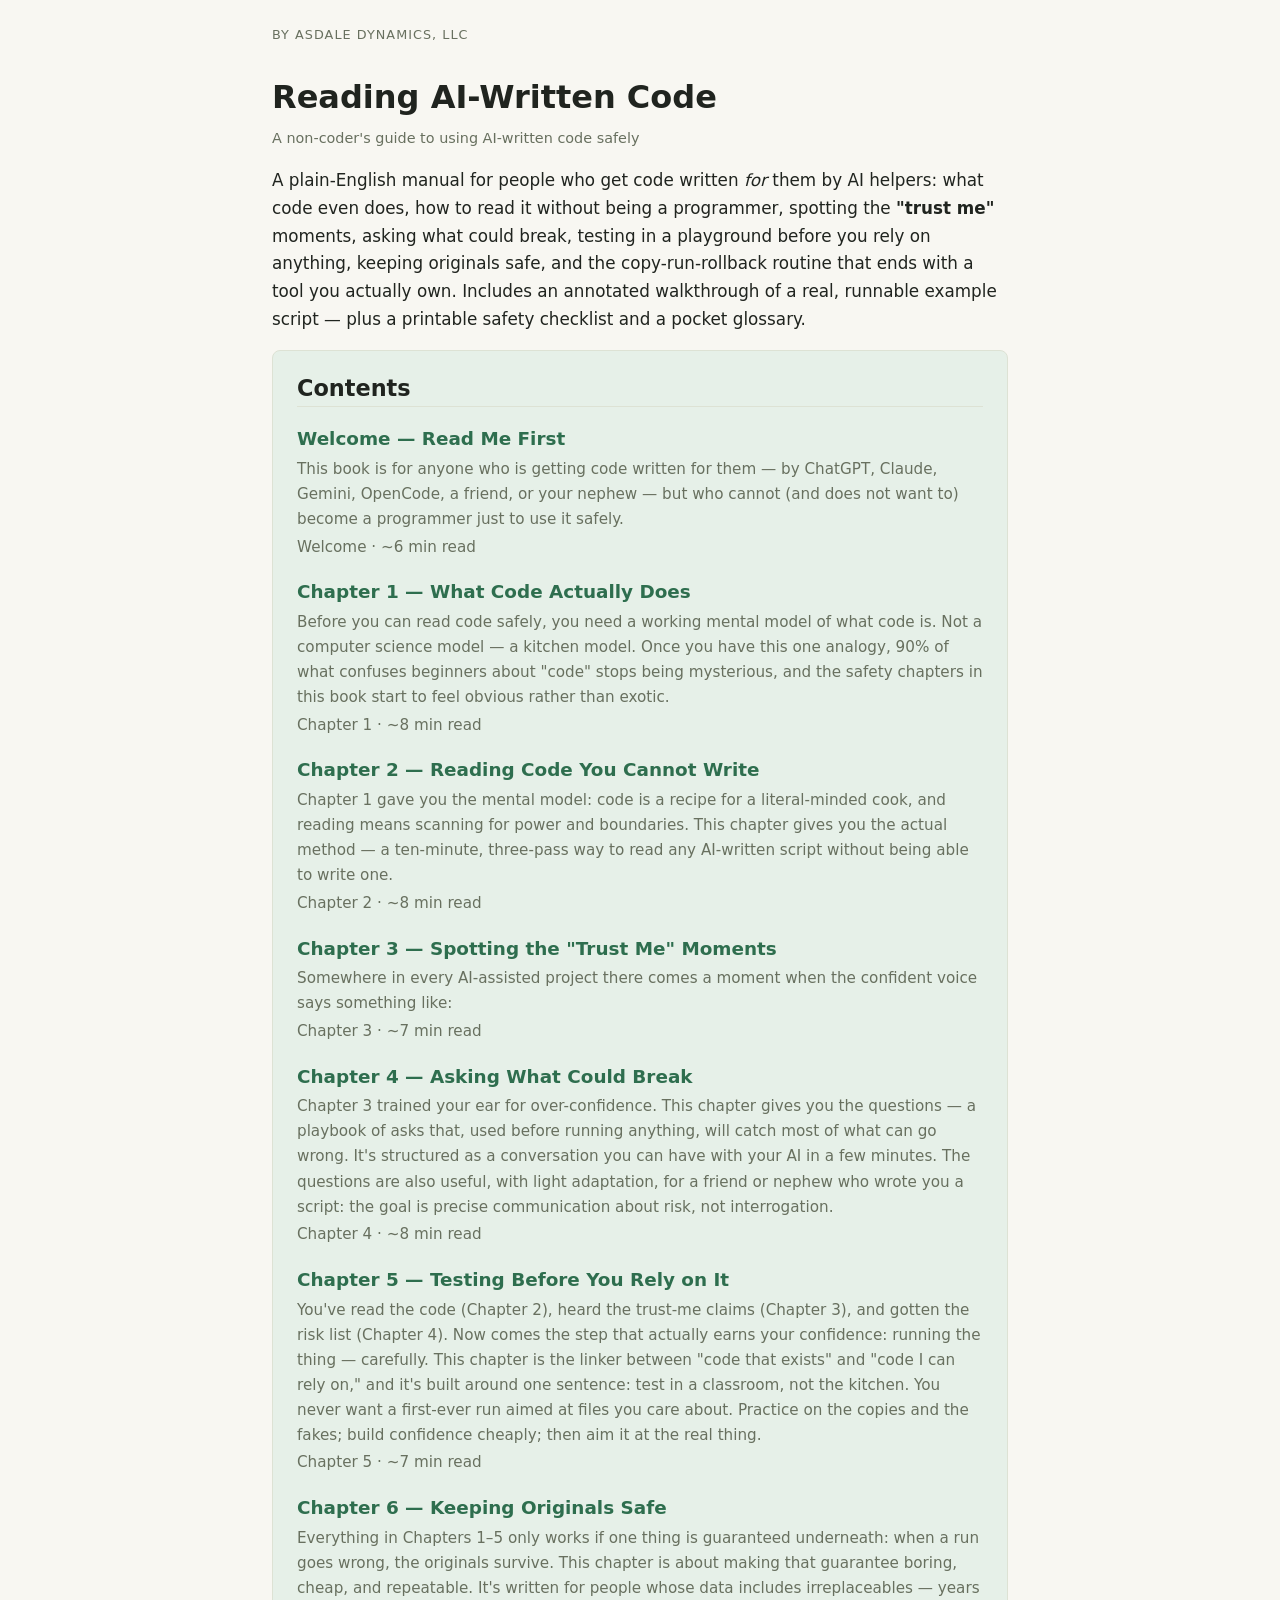
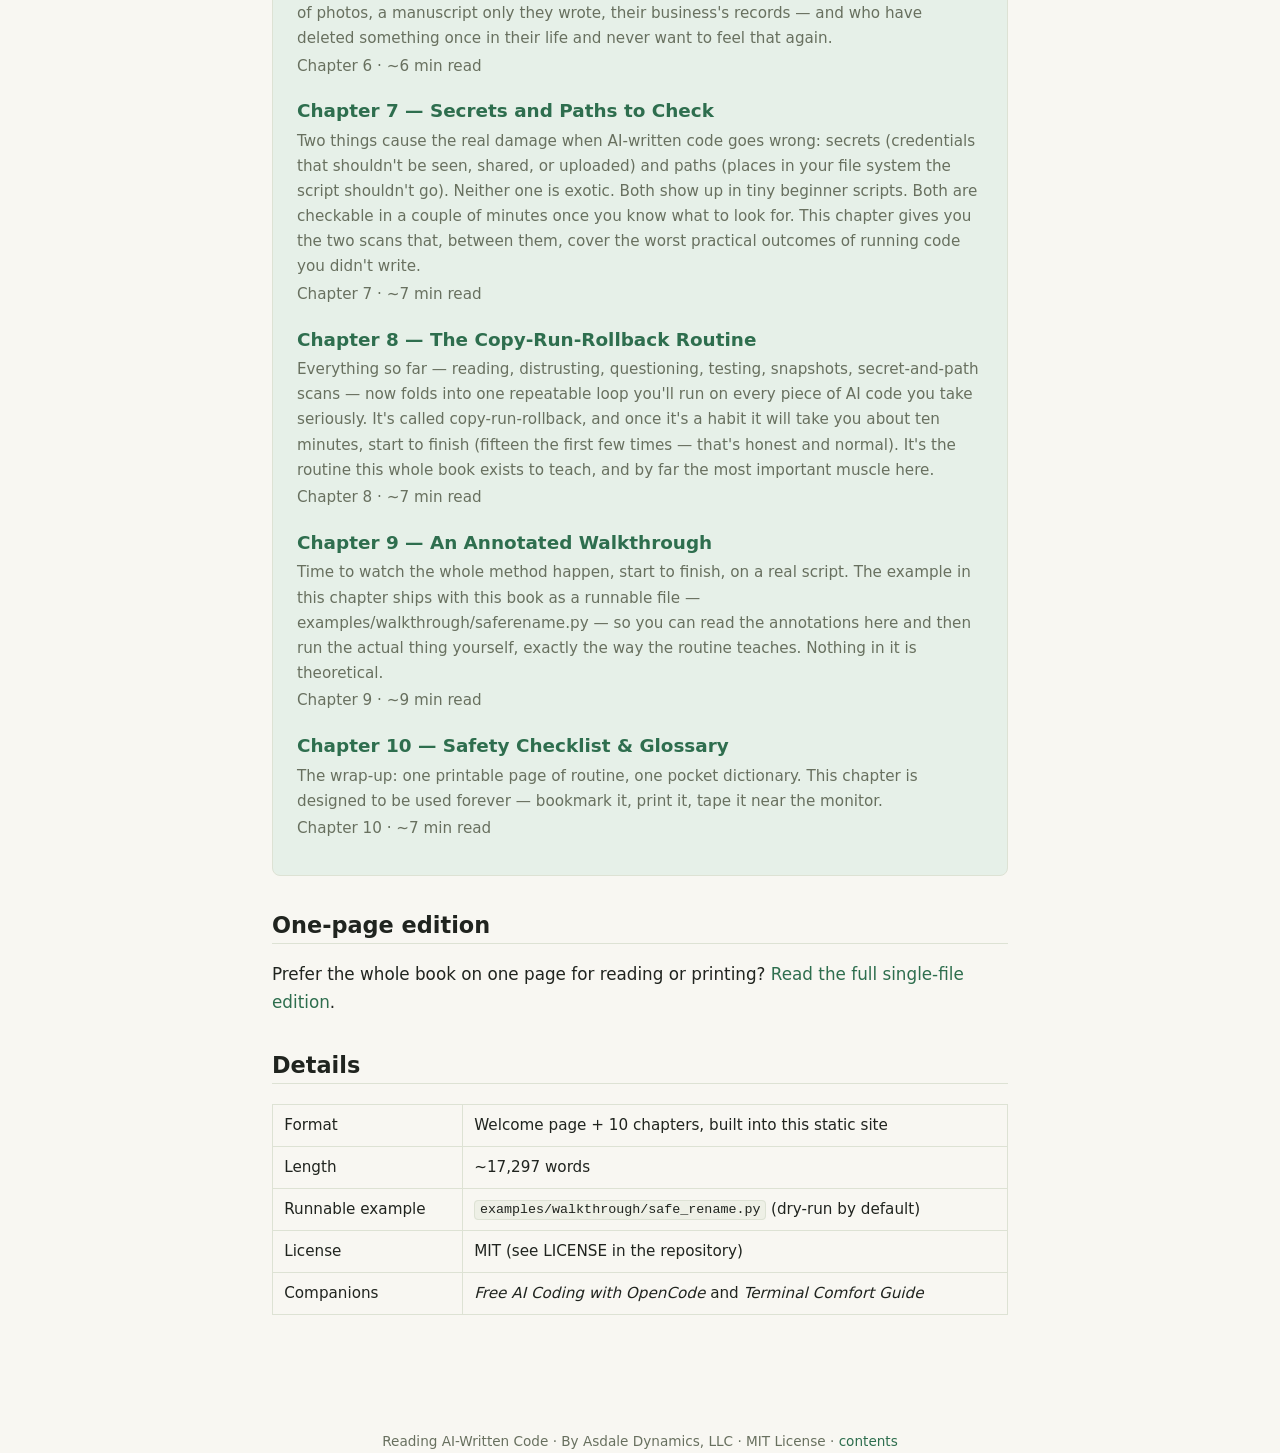
<file: site/index.html>
<!DOCTYPE html>
<html lang="en">
<head>
<meta charset="utf-8">
<meta name="viewport" content="width=device-width, initial-scale=1">
<meta name="description" content="Reading AI-Written Code — A non-coder's guide to using AI-written code safely, by Asdale Dynamics, LLC">
<title>Reading AI-Written Code · Reading AI-Written Code</title>
<link rel="stylesheet" href="style.css">

</head>
<body>
<div class="site-header"><div class="bookmark">By Asdale Dynamics, LLC</div></div>
<main>
<h1>Reading AI-Written Code</h1>
<p class="chapter-meta">A non-coder&#x27;s guide to using AI-written code safely</p>
<p>A plain-English manual for people who get code written <em>for</em> them by AI
helpers: what code even does, how to read it without being a programmer,
spotting the <strong>"trust me"</strong> moments, asking what could break,
testing in a playground before you rely on anything, keeping originals safe,
and the copy-run-rollback routine that ends with a tool you actually own.
 Includes an annotated walkthrough of a real, runnable example script —
plus a printable safety checklist and a pocket glossary.</p>
<div class="toc-list">
<h2 style="margin-top:0.4rem">Contents</h2>
<ul class="chapters" style="margin:0.5rem 0 0">
<li><div class="ch-title"><a href="index.html">Welcome — Read Me First</a></div><p class="ch-blurb">This book is for anyone who is getting code written for them — by ChatGPT, Claude, Gemini, OpenCode, a friend, or your nephew — but who cannot (and does not want to) become a programmer just to use it safely.</p><p class="ch-blurb">Welcome · ~6 min read</p></li><li><div class="ch-title"><a href="01-what-code-actually-does.html">Chapter 1 — What Code Actually Does</a></div><p class="ch-blurb">Before you can read code safely, you need a working mental model of what code is. Not a computer science model — a kitchen model. Once you have this one analogy, 90% of what confuses beginners about &quot;code&quot; stops being mysterious, and the safety chapters in this book start to feel obvious rather than exotic.</p><p class="ch-blurb">Chapter 1 · ~8 min read</p></li><li><div class="ch-title"><a href="02-reading-code-you-cannot-write.html">Chapter 2 — Reading Code You Cannot Write</a></div><p class="ch-blurb">Chapter 1 gave you the mental model: code is a recipe for a literal-minded cook, and reading means scanning for power and boundaries. This chapter gives you the actual method — a ten-minute, three-pass way to read any AI-written script without being able to write one.</p><p class="ch-blurb">Chapter 2 · ~8 min read</p></li><li><div class="ch-title"><a href="03-spotting-trust-me-moments.html">Chapter 3 — Spotting the &quot;Trust Me&quot; Moments</a></div><p class="ch-blurb">Somewhere in every AI-assisted project there comes a moment when the confident voice says something like:</p><p class="ch-blurb">Chapter 3 · ~7 min read</p></li><li><div class="ch-title"><a href="04-asking-what-could-break.html">Chapter 4 — Asking What Could Break</a></div><p class="ch-blurb">Chapter 3 trained your ear for over-confidence. This chapter gives you the questions — a playbook of asks that, used before running anything, will catch most of what can go wrong. It&#x27;s structured as a conversation you can have with your AI in a few minutes. The questions are also useful, with light adaptation, for a friend or nephew who wrote you a script: the goal is precise communication about risk, not interrogation.</p><p class="ch-blurb">Chapter 4 · ~8 min read</p></li><li><div class="ch-title"><a href="05-testing-before-you-rely-on-it.html">Chapter 5 — Testing Before You Rely on It</a></div><p class="ch-blurb">You&#x27;ve read the code (Chapter 2), heard the trust-me claims (Chapter 3), and gotten the risk list (Chapter 4). Now comes the step that actually earns your confidence: running the thing — carefully. This chapter is the linker between &quot;code that exists&quot; and &quot;code I can rely on,&quot; and it&#x27;s built around one sentence: test in a classroom, not the kitchen. You never want a first-ever run aimed at files you care about. Practice on the copies and the fakes; build confidence cheaply; then aim it at the real thing.</p><p class="ch-blurb">Chapter 5 · ~7 min read</p></li><li><div class="ch-title"><a href="06-keeping-originals-safe.html">Chapter 6 — Keeping Originals Safe</a></div><p class="ch-blurb">Everything in Chapters 1–5 only works if one thing is guaranteed underneath: when a run goes wrong, the originals survive. This chapter is about making that guarantee boring, cheap, and repeatable. It&#x27;s written for people whose data includes irreplaceables — years of photos, a manuscript only they wrote, their business&#x27;s records — and who have deleted something once in their life and never want to feel that again.</p><p class="ch-blurb">Chapter 6 · ~6 min read</p></li><li><div class="ch-title"><a href="07-secrets-and-paths-to-check.html">Chapter 7 — Secrets and Paths to Check</a></div><p class="ch-blurb">Two things cause the real damage when AI-written code goes wrong: secrets (credentials that shouldn&#x27;t be seen, shared, or uploaded) and paths (places in your file system the script shouldn&#x27;t go). Neither one is exotic. Both show up in tiny beginner scripts. Both are checkable in a couple of minutes once you know what to look for. This chapter gives you the two scans that, between them, cover the worst practical outcomes of running code you didn&#x27;t write.</p><p class="ch-blurb">Chapter 7 · ~7 min read</p></li><li><div class="ch-title"><a href="08-the-copy-run-rollback-routine.html">Chapter 8 — The Copy-Run-Rollback Routine</a></div><p class="ch-blurb">Everything so far — reading, distrusting, questioning, testing, snapshots, secret-and-path scans — now folds into one repeatable loop you&#x27;ll run on every piece of AI code you take seriously. It&#x27;s called copy-run-rollback, and once it&#x27;s a habit it will take you about ten minutes, start to finish (fifteen the first few times — that&#x27;s honest and normal). It&#x27;s the routine this whole book exists to teach, and by far the most important muscle here.</p><p class="ch-blurb">Chapter 8 · ~7 min read</p></li><li><div class="ch-title"><a href="09-annotated-walkthrough.html">Chapter 9 — An Annotated Walkthrough</a></div><p class="ch-blurb">Time to watch the whole method happen, start to finish, on a real script. The example in this chapter ships with this book as a runnable file — examples/walkthrough/saferename.py — so you can read the annotations here and then run the actual thing yourself, exactly the way the routine teaches. Nothing in it is theoretical.</p><p class="ch-blurb">Chapter 9 · ~9 min read</p></li><li><div class="ch-title"><a href="10-safety-checklist-and-glossary.html">Chapter 10 — Safety Checklist &amp; Glossary</a></div><p class="ch-blurb">The wrap-up: one printable page of routine, one pocket dictionary. This chapter is designed to be used forever — bookmark it, print it, tape it near the monitor.</p><p class="ch-blurb">Chapter 10 · ~7 min read</p></li>
</ul>
</div>
<h2>One-page edition</h2>
<p>Prefer the whole book on one page for reading or printing?
<a href="full-book.html">Read the full single-file edition</a>.</p>
<h2>Details</h2>
<table>
<tr><td>Format</td><td>Welcome page + 10 chapters, built into this static site</td></tr>
<tr><td>Length</td><td>~17,297 words</td></tr>
<tr><td>Runnable example</td><td><code>examples/walkthrough/safe_rename.py</code> (dry-run by default)</td></tr>
<tr><td>License</td><td>MIT (see LICENSE in the repository)</td></tr>
<tr><td>Companions</td><td><em>Free AI Coding with OpenCode</em> and <em>Terminal Comfort Guide</em></td></tr>
</table>
</main>
<div class="footer">Reading AI-Written Code · By Asdale Dynamics, LLC · MIT License · <a href="index.html">contents</a></div>

</body>
</html>
</file>
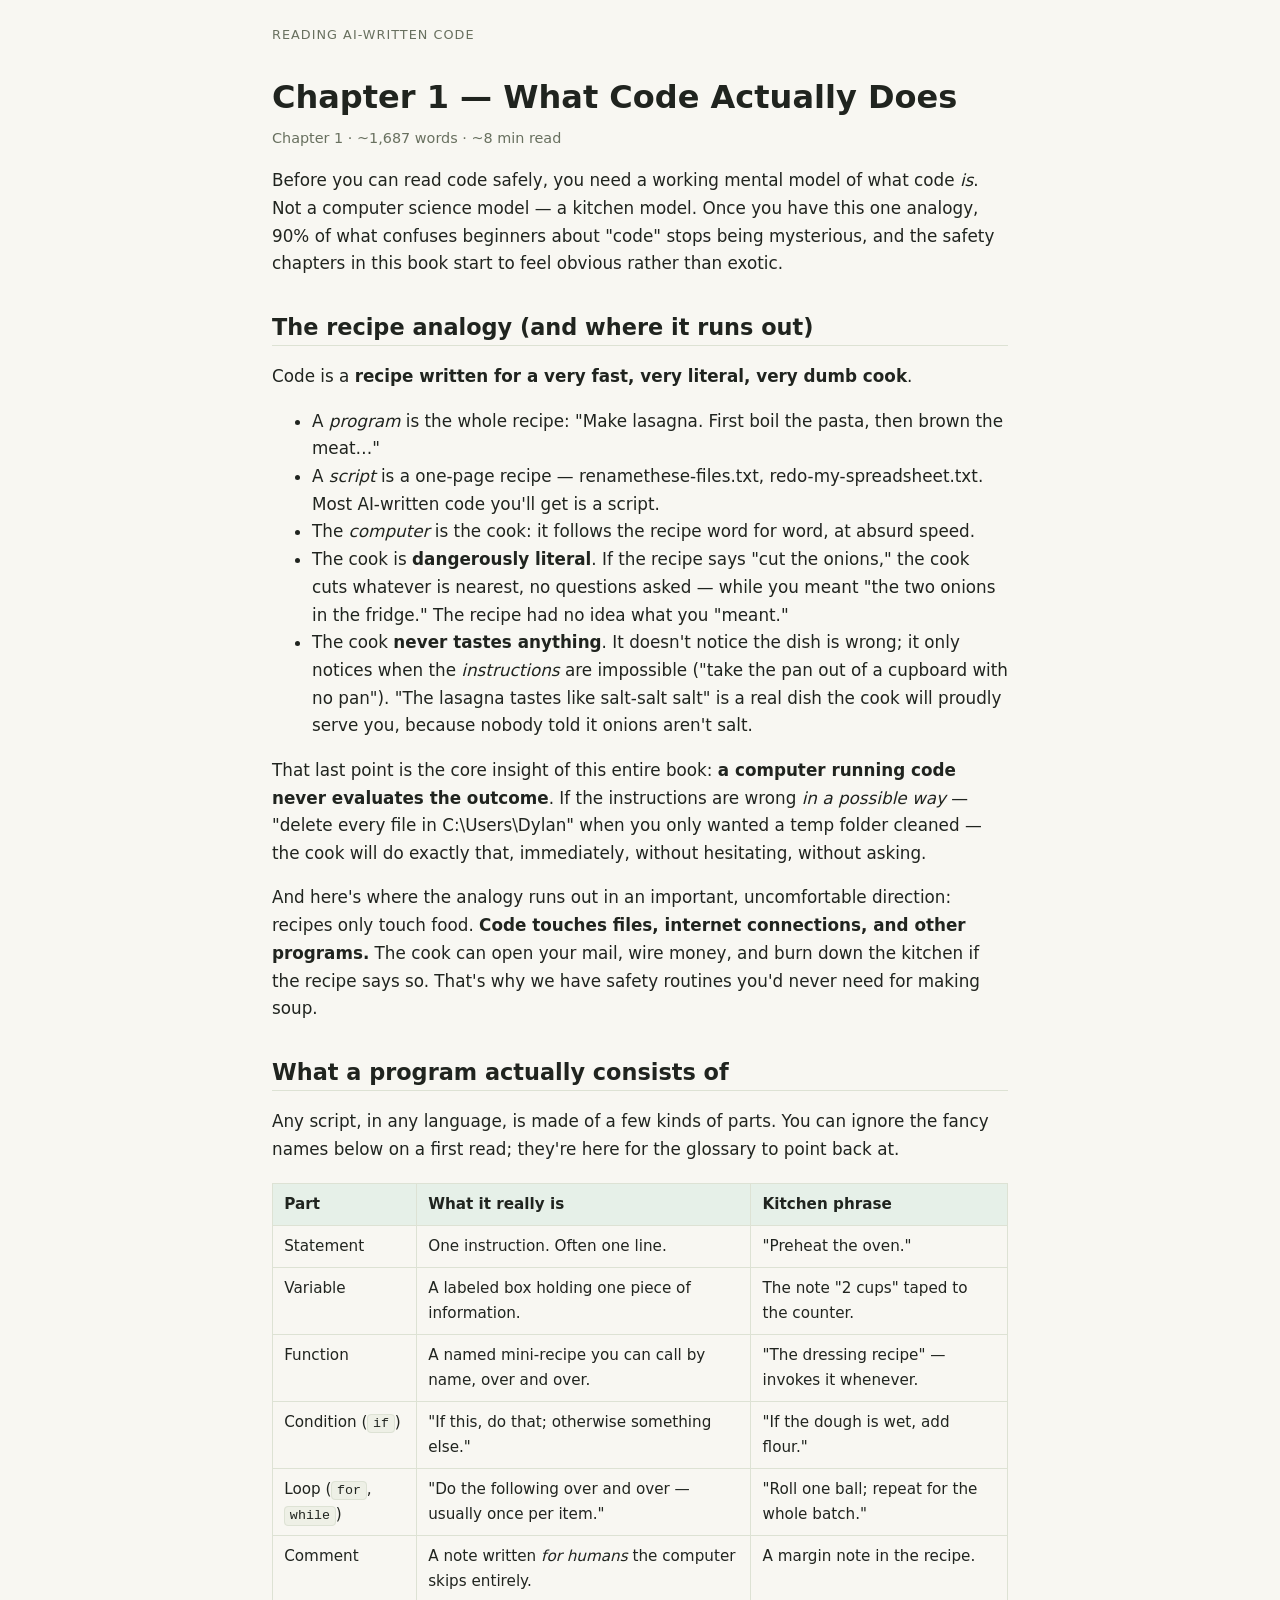
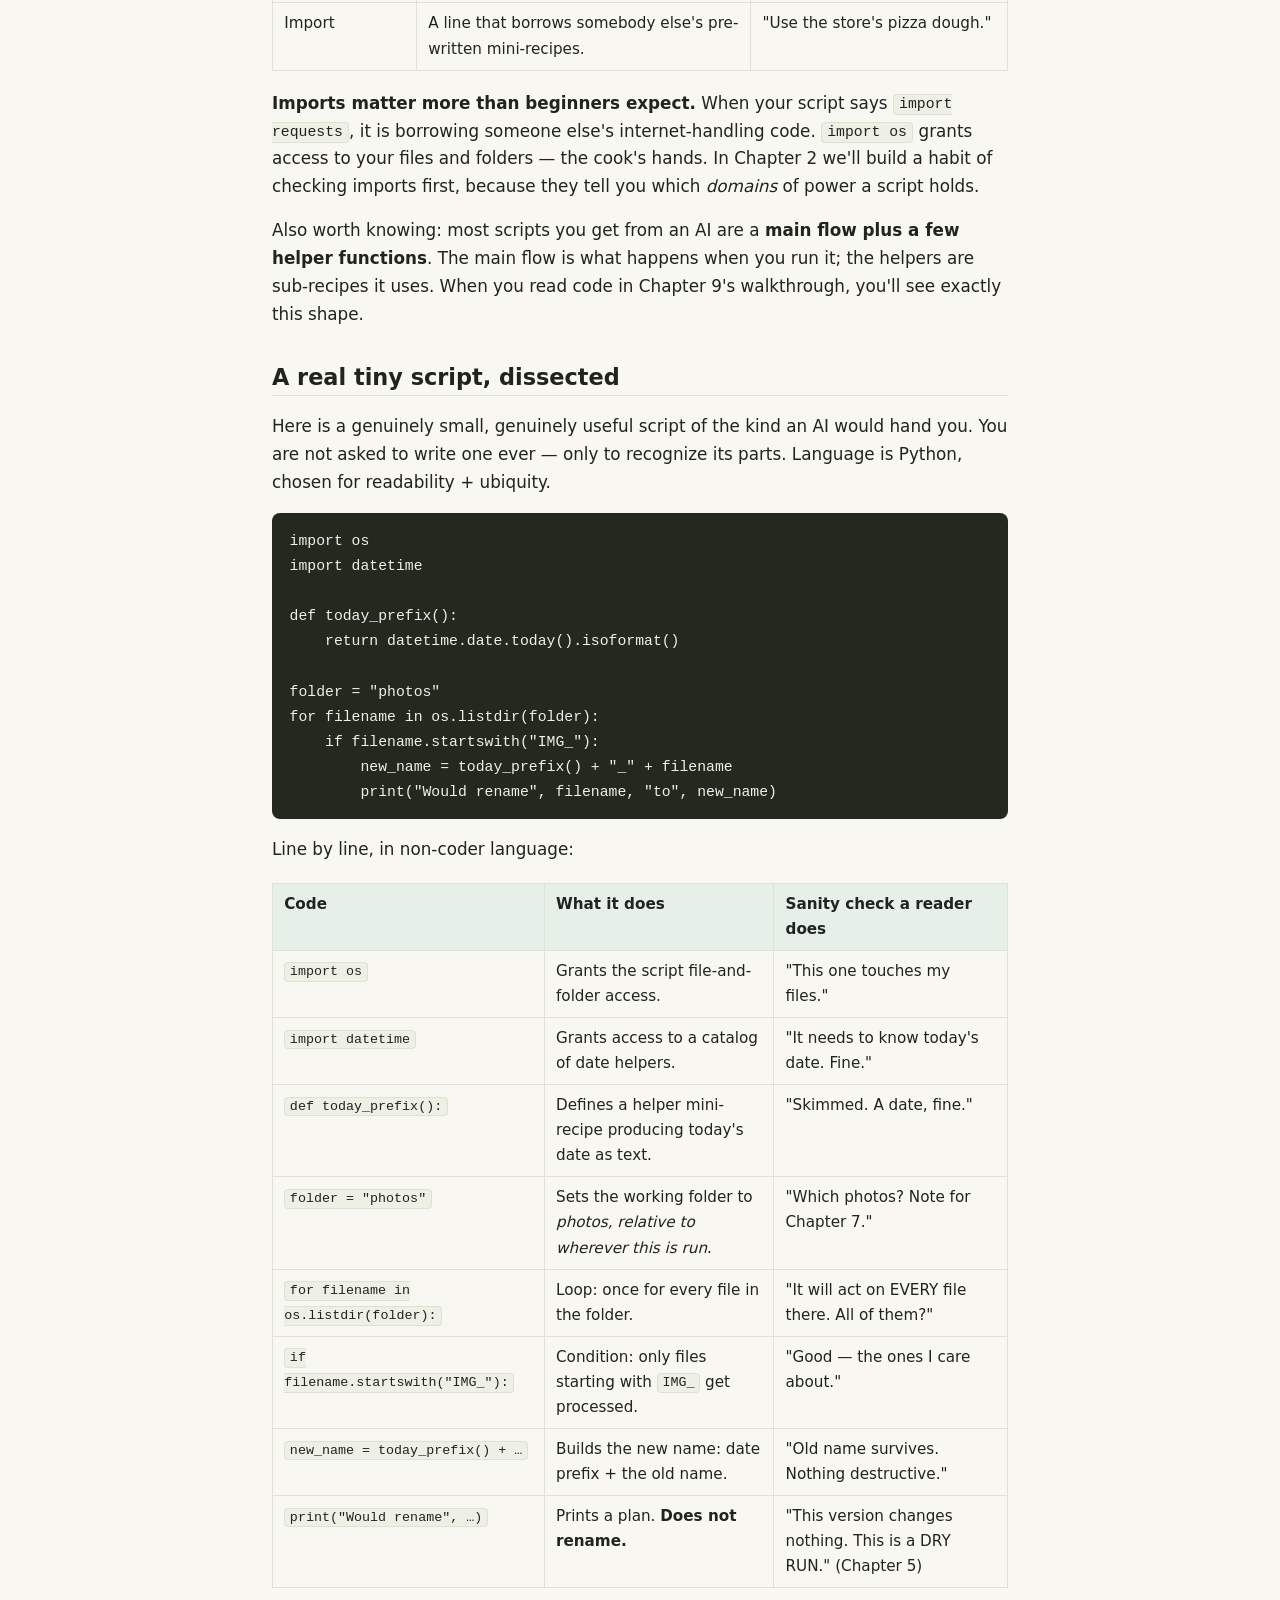
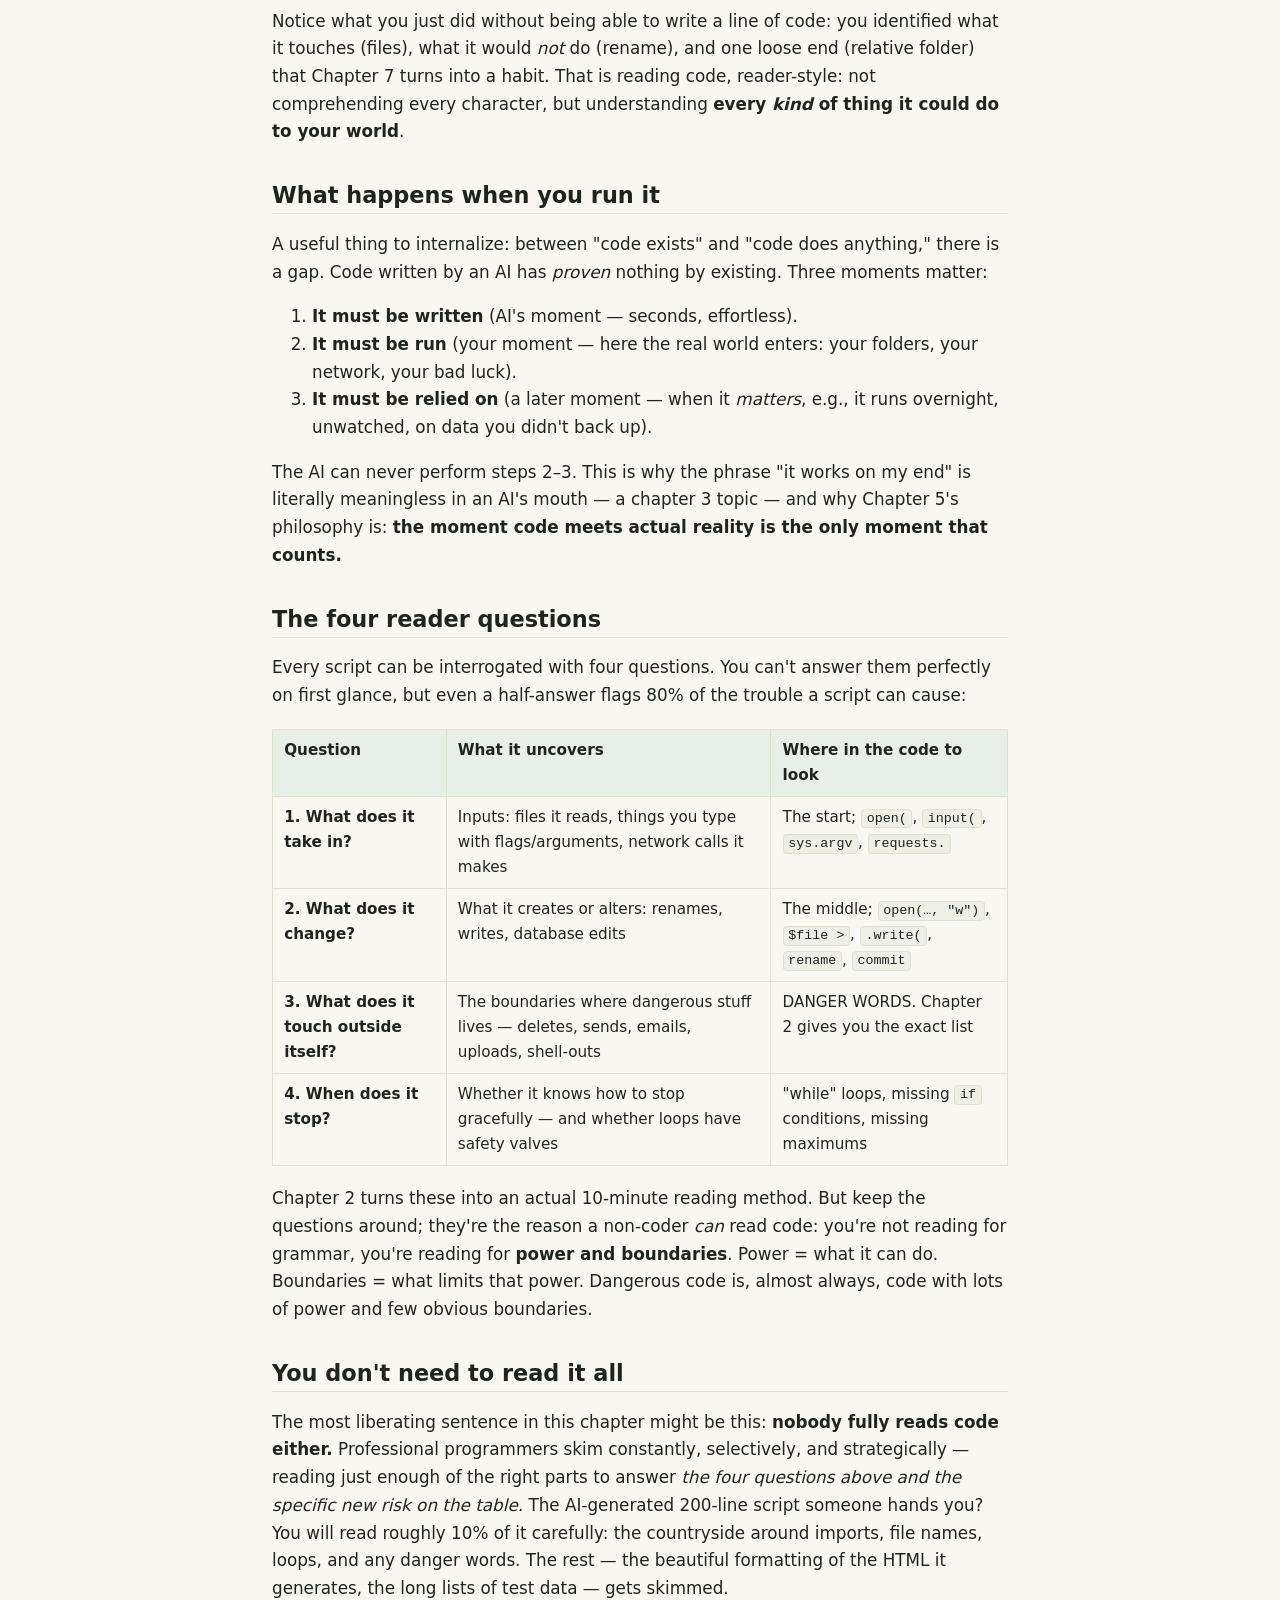
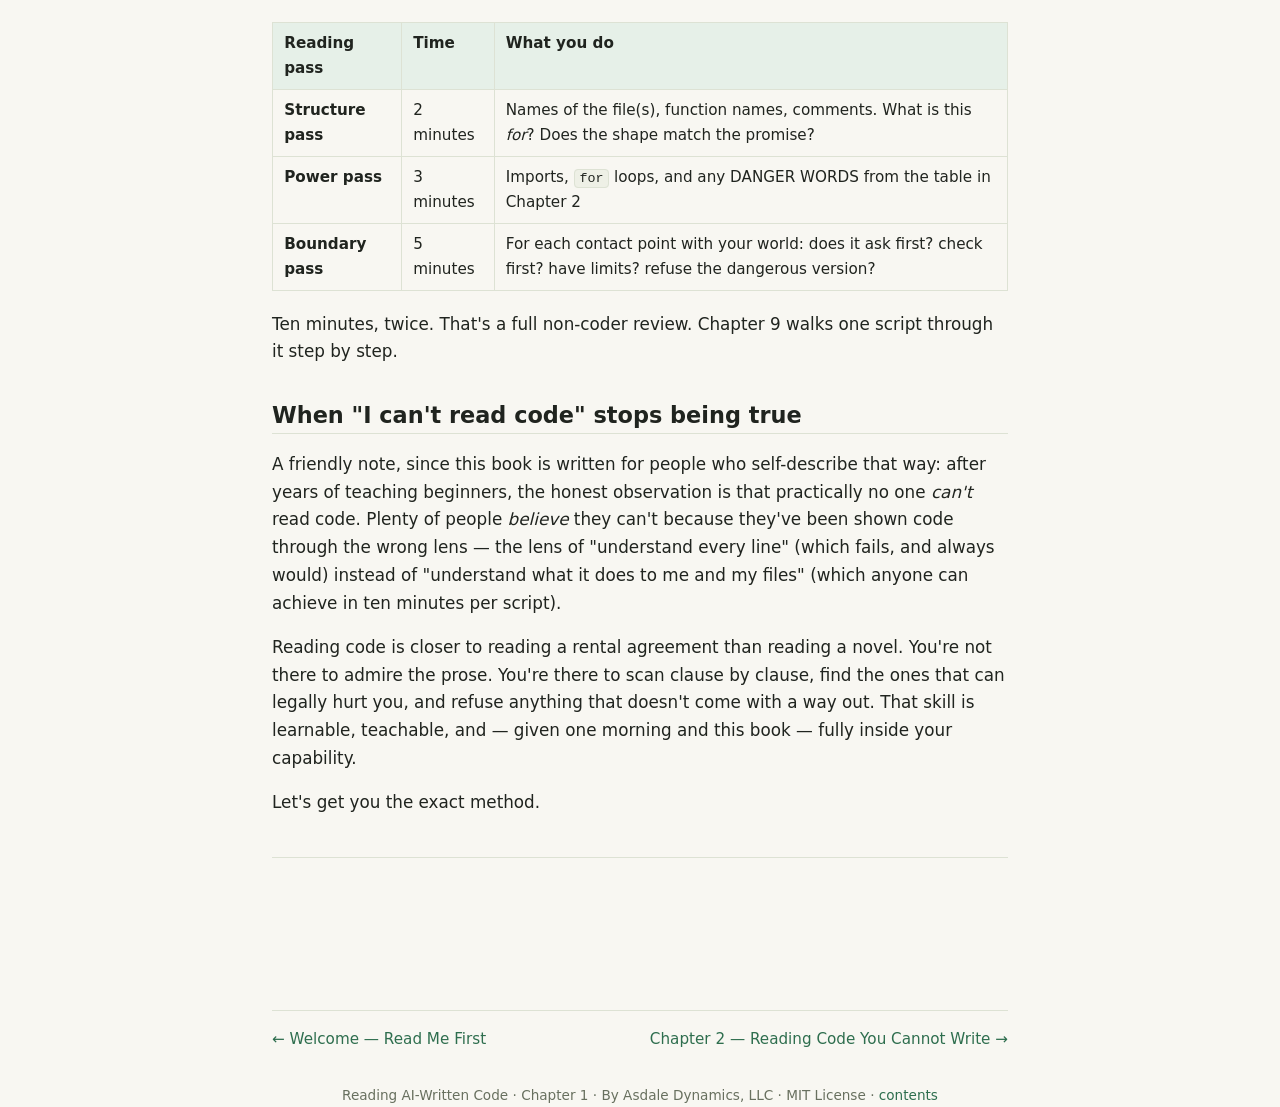
<file: site/01-what-code-actually-does.html>
<!DOCTYPE html>
<html lang="en">
<head>
<meta charset="utf-8">
<meta name="viewport" content="width=device-width, initial-scale=1">
<meta name="description" content="Reading AI-Written Code — A non-coder's guide to using AI-written code safely, by Asdale Dynamics, LLC">
<title>Chapter 1 — What Code Actually Does · Reading AI-Written Code</title>
<link rel="stylesheet" href="style.css">

</head>
<body>
<div class="site-header"><div class="bookmark"><a href="index.html">Reading AI-Written Code</a></div></div>
<main>
<h1>Chapter 1 — What Code Actually Does</h1>
<div class="chapter-meta">Chapter 1 · ~1,687 words · ~8 min read</div>
<p>Before you can read code safely, you need a working mental model of what code <em>is</em>. Not a computer science model — a kitchen model. Once you have this one analogy, 90% of what confuses beginners about "code" stops being mysterious, and the safety chapters in this book start to feel obvious rather than exotic.</p>
<h2 id="the-recipe-analogy-and-where-it-runs-out">The recipe analogy (and where it runs out)</h2>
<p>Code is a <strong>recipe written for a very fast, very literal, very dumb cook</strong>.</p>
<ul>
<li>A <em>program</em> is the whole recipe: "Make lasagna. First boil the pasta, then brown the meat…"</li>
<li>A <em>script</em> is a one-page recipe — renamethese-files.txt, redo-my-spreadsheet.txt. Most AI-written code you'll get is a script.</li>
<li>The <em>computer</em> is the cook: it follows the recipe word for word, at absurd speed.</li>
<li>The cook is <strong>dangerously literal</strong>. If the recipe says "cut the onions," the cook cuts whatever is nearest, no questions asked — while you meant "the two onions in the fridge." The recipe had no idea what you "meant."</li>
<li>The cook <strong>never tastes anything</strong>. It doesn't notice the dish is wrong; it only notices when the <em>instructions</em> are impossible ("take the pan out of a cupboard with no pan"). "The lasagna tastes like salt-salt salt" is a real dish the cook will proudly serve you, because nobody told it onions aren't salt.</li>
</ul>
<p>That last point is the core insight of this entire book: <strong>a computer running code never evaluates the outcome</strong>. If the instructions are wrong <em>in a possible way</em> — "delete every file in C:\Users\Dylan" when you only wanted a temp folder cleaned — the cook will do exactly that, immediately, without hesitating, without asking.</p>
<p>And here's where the analogy runs out in an important, uncomfortable direction: recipes only touch food. <strong>Code touches files, internet connections, and other programs.</strong> The cook can open your mail, wire money, and burn down the kitchen if the recipe says so. That's why we have safety routines you'd never need for making soup.</p>
<h2 id="what-a-program-actually-consists-of">What a program actually consists of</h2>
<p>Any script, in any language, is made of a few kinds of parts. You can ignore the fancy names below on a first read; they're here for the glossary to point back at.</p>
<table>
<thead>
<tr>
<th>Part</th>
<th>What it really is</th>
<th>Kitchen phrase</th>
</tr>
</thead>
<tbody>
<tr>
<td>Statement</td>
<td>One instruction. Often one line.</td>
<td>"Preheat the oven."</td>
</tr>
<tr>
<td>Variable</td>
<td>A labeled box holding one piece of information.</td>
<td>The note "2 cups" taped to the counter.</td>
</tr>
<tr>
<td>Function</td>
<td>A named mini-recipe you can call by name, over and over.</td>
<td>"The dressing recipe" — invokes it whenever.</td>
</tr>
<tr>
<td>Condition (<code>if</code>)</td>
<td>"If this, do that; otherwise something else."</td>
<td>"If the dough is wet, add flour."</td>
</tr>
<tr>
<td>Loop (<code>for</code>, <code>while</code>)</td>
<td>"Do the following over and over — usually once per item."</td>
<td>"Roll one ball; repeat for the whole batch."</td>
</tr>
<tr>
<td>Comment</td>
<td>A note written <em>for humans</em> the computer skips entirely.</td>
<td>A margin note in the recipe.</td>
</tr>
<tr>
<td>Import</td>
<td>A line that borrows somebody else's pre-written mini-recipes.</td>
<td>"Use the store's pizza dough."</td>
</tr>
</tbody>
</table>
<p><strong>Imports matter more than beginners expect.</strong> When your script says <code>import requests</code>, it is borrowing someone else's internet-handling code. <code>import os</code> grants access to your files and folders — the cook's hands. In Chapter 2 we'll build a habit of checking imports first, because they tell you which <em>domains</em> of power a script holds.</p>
<p>Also worth knowing: most scripts you get from an AI are a <strong>main flow plus a few helper functions</strong>. The main flow is what happens when you run it; the helpers are sub-recipes it uses. When you read code in Chapter 9's walkthrough, you'll see exactly this shape.</p>
<h2 id="a-real-tiny-script-dissected">A real tiny script, dissected</h2>
<p>Here is a genuinely small, genuinely useful script of the kind an AI would hand you. You are not asked to write one ever — only to recognize its parts. Language is Python, chosen for readability + ubiquity.</p>
<pre><code class="language-python">import os
import datetime

def today_prefix():
    return datetime.date.today().isoformat()

folder = &quot;photos&quot;
for filename in os.listdir(folder):
    if filename.startswith(&quot;IMG_&quot;):
        new_name = today_prefix() + &quot;_&quot; + filename
        print(&quot;Would rename&quot;, filename, &quot;to&quot;, new_name)
</code></pre>
<p>Line by line, in non-coder language:</p>
<table>
<thead>
<tr>
<th>Code</th>
<th>What it does</th>
<th>Sanity check a reader does</th>
</tr>
</thead>
<tbody>
<tr>
<td><code>import os</code></td>
<td>Grants the script file-and-folder access.</td>
<td>"This one touches my files."</td>
</tr>
<tr>
<td><code>import datetime</code></td>
<td>Grants access to a catalog of date helpers.</td>
<td>"It needs to know today's date. Fine."</td>
</tr>
<tr>
<td><code>def today_prefix():</code></td>
<td>Defines a helper mini-recipe producing today's date as text.</td>
<td>"Skimmed. A date, fine."</td>
</tr>
<tr>
<td><code>folder = "photos"</code></td>
<td>Sets the working folder to <em>photos, relative to wherever this is run</em>.</td>
<td>"Which photos? Note for Chapter 7."</td>
</tr>
<tr>
<td><code>for filename in os.listdir(folder):</code></td>
<td>Loop: once for every file in the folder.</td>
<td>"It will act on EVERY file there. All of them?"</td>
</tr>
<tr>
<td><code>if filename.startswith("IMG_"):</code></td>
<td>Condition: only files starting with <code>IMG_</code> get processed.</td>
<td>"Good — the ones I care about."</td>
</tr>
<tr>
<td><code>new_name = today_prefix() + …</code></td>
<td>Builds the new name: date prefix + the old name.</td>
<td>"Old name survives. Nothing destructive."</td>
</tr>
<tr>
<td><code>print("Would rename", …)</code></td>
<td>Prints a plan. <strong>Does not rename.</strong></td>
<td>"This version changes nothing. This is a DRY RUN." (Chapter 5)</td>
</tr>
</tbody>
</table>
<p>Notice what you just did without being able to write a line of code: you identified what it touches (files), what it would <em>not</em> do (rename), and one loose end (relative folder) that Chapter 7 turns into a habit. That is reading code, reader-style: not comprehending every character, but understanding <strong>every <em>kind</em> of thing it could do to your world</strong>.</p>
<h2 id="what-happens-when-you-run-it">What happens when you run it</h2>
<p>A useful thing to internalize: between "code exists" and "code does anything," there is a gap. Code written by an AI has <em>proven</em> nothing by existing. Three moments matter:</p>
<ol>
<li><strong>It must be written</strong> (AI's moment — seconds, effortless).</li>
<li><strong>It must be run</strong> (your moment — here the real world enters: your folders, your network, your bad luck).</li>
<li><strong>It must be relied on</strong> (a later moment — when it <em>matters</em>, e.g., it runs overnight, unwatched, on data you didn't back up).</li>
</ol>
<p>The AI can never perform steps 2–3. This is why the phrase "it works on my end" is literally meaningless in an AI's mouth — a chapter 3 topic — and why Chapter 5's philosophy is: <strong>the moment code meets actual reality is the only moment that counts.</strong></p>
<h2 id="the-four-reader-questions">The four reader questions</h2>
<p>Every script can be interrogated with four questions. You can't answer them perfectly on first glance, but even a half-answer flags 80% of the trouble a script can cause:</p>
<table>
<thead>
<tr>
<th>Question</th>
<th>What it uncovers</th>
<th>Where in the code to look</th>
</tr>
</thead>
<tbody>
<tr>
<td><strong>1. What does it take in?</strong></td>
<td>Inputs: files it reads, things you type with flags/arguments, network calls it makes</td>
<td>The start; <code>open(</code>, <code>input(</code>, <code>sys.argv</code>, <code>requests.</code></td>
</tr>
<tr>
<td><strong>2. What does it change?</strong></td>
<td>What it creates or alters: renames, writes, database edits</td>
<td>The middle; <code>open(…, "w")</code>, <code>$file &gt;</code>, <code>.write(</code>, <code>rename</code>, <code>commit</code></td>
</tr>
<tr>
<td><strong>3. What does it touch outside itself?</strong></td>
<td>The boundaries where dangerous stuff lives — deletes, sends, emails, uploads, shell-outs</td>
<td>DANGER WORDS. Chapter 2 gives you the exact list</td>
</tr>
<tr>
<td><strong>4. When does it stop?</strong></td>
<td>Whether it knows how to stop gracefully — and whether loops have safety valves</td>
<td>"while" loops, missing <code>if</code> conditions, missing maximums</td>
</tr>
</tbody>
</table>
<p>Chapter 2 turns these into an actual 10-minute reading method. But keep the questions around; they're the reason a non-coder <em>can</em> read code: you're not reading for grammar, you're reading for <strong>power and boundaries</strong>. Power = what it can do. Boundaries = what limits that power. Dangerous code is, almost always, code with lots of power and few obvious boundaries.</p>
<h2 id="you-dont-need-to-read-it-all">You don't need to read it all</h2>
<p>The most liberating sentence in this chapter might be this: <strong>nobody fully reads code either.</strong> Professional programmers skim constantly, selectively, and strategically — reading just enough of the right parts to answer <em>the four questions above and the specific new risk on the table.</em> The AI-generated 200-line script someone hands you? You will read roughly 10% of it carefully: the countryside around imports, file names, loops, and any danger words. The rest — the beautiful formatting of the HTML it generates, the long lists of test data — gets skimmed.</p>
<table>
<thead>
<tr>
<th>Reading pass</th>
<th>Time</th>
<th>What you do</th>
</tr>
</thead>
<tbody>
<tr>
<td><strong>Structure pass</strong></td>
<td>2 minutes</td>
<td>Names of the file(s), function names, comments. What is this <em>for</em>? Does the shape match the promise?</td>
</tr>
<tr>
<td><strong>Power pass</strong></td>
<td>3 minutes</td>
<td>Imports, <code>for</code> loops, and any DANGER WORDS from the table in Chapter 2</td>
</tr>
<tr>
<td><strong>Boundary pass</strong></td>
<td>5 minutes</td>
<td>For each contact point with your world: does it ask first? check first? have limits? refuse the dangerous version?</td>
</tr>
</tbody>
</table>
<p>Ten minutes, twice. That's a full non-coder review. Chapter 9 walks one script through it step by step.</p>
<h2 id="when-i-cant-read-code-stops-being-true">When "I can't read code" stops being true</h2>
<p>A friendly note, since this book is written for people who self-describe that way: after years of teaching beginners, the honest observation is that practically no one <em>can't</em> read code. Plenty of people <em>believe</em> they can't because they've been shown code through the wrong lens — the lens of "understand every line" (which fails, and always would) instead of "understand what it does to me and my files" (which anyone can achieve in ten minutes per script).</p>
<p>Reading code is closer to reading a rental agreement than reading a novel. You're not there to admire the prose. You're there to scan clause by clause, find the ones that can legally hurt you, and refuse anything that doesn't come with a way out. That skill is learnable, teachable, and — given one morning and this book — fully inside your capability.</p>
<p>Let's get you the exact method.</p>
<hr />
</main>
<div class="nav">
<a href="index.html">← Welcome — Read Me First</a>
<a href="02-reading-code-you-cannot-write.html">Chapter 2 — Reading Code You Cannot Write →</a>
</div>
<div class="footer">Reading AI-Written Code · Chapter 1 · By Asdale Dynamics, LLC · MIT License · <a href="index.html">contents</a></div>
</body>
</html>
</file>
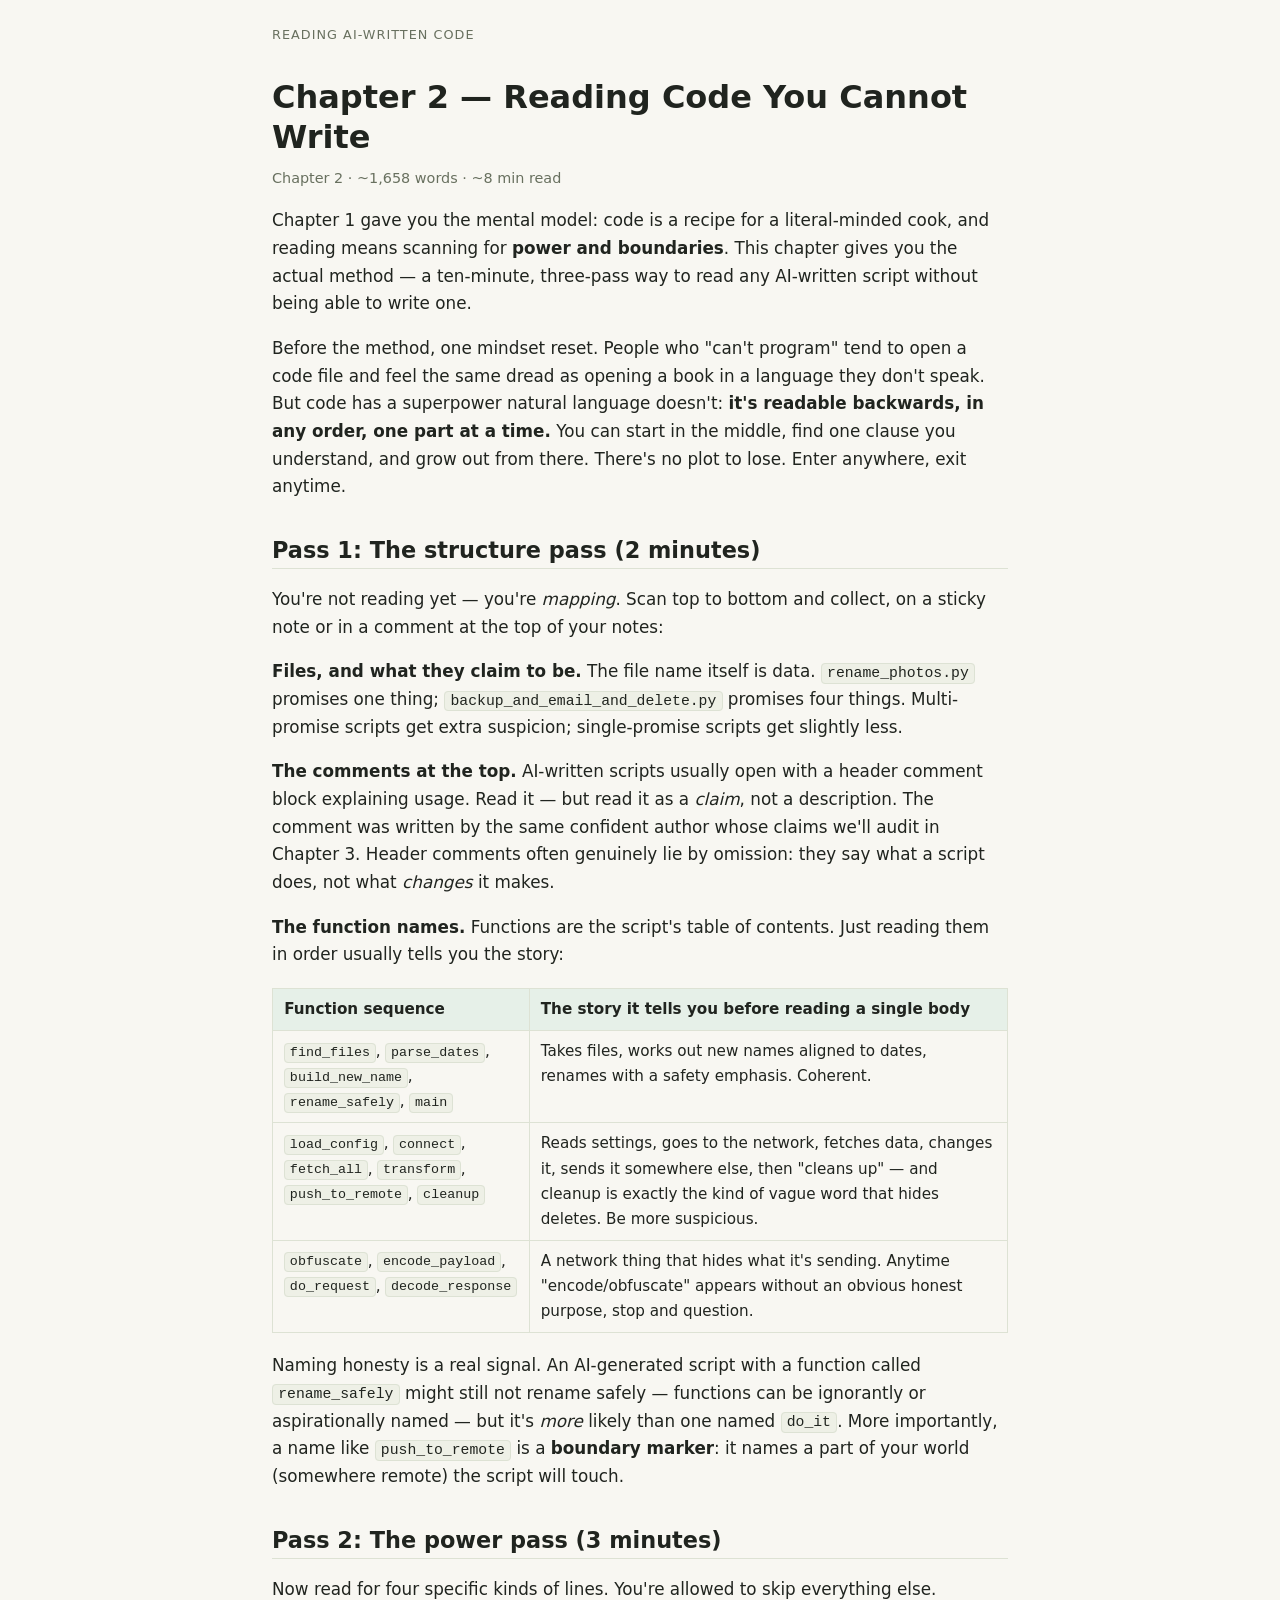
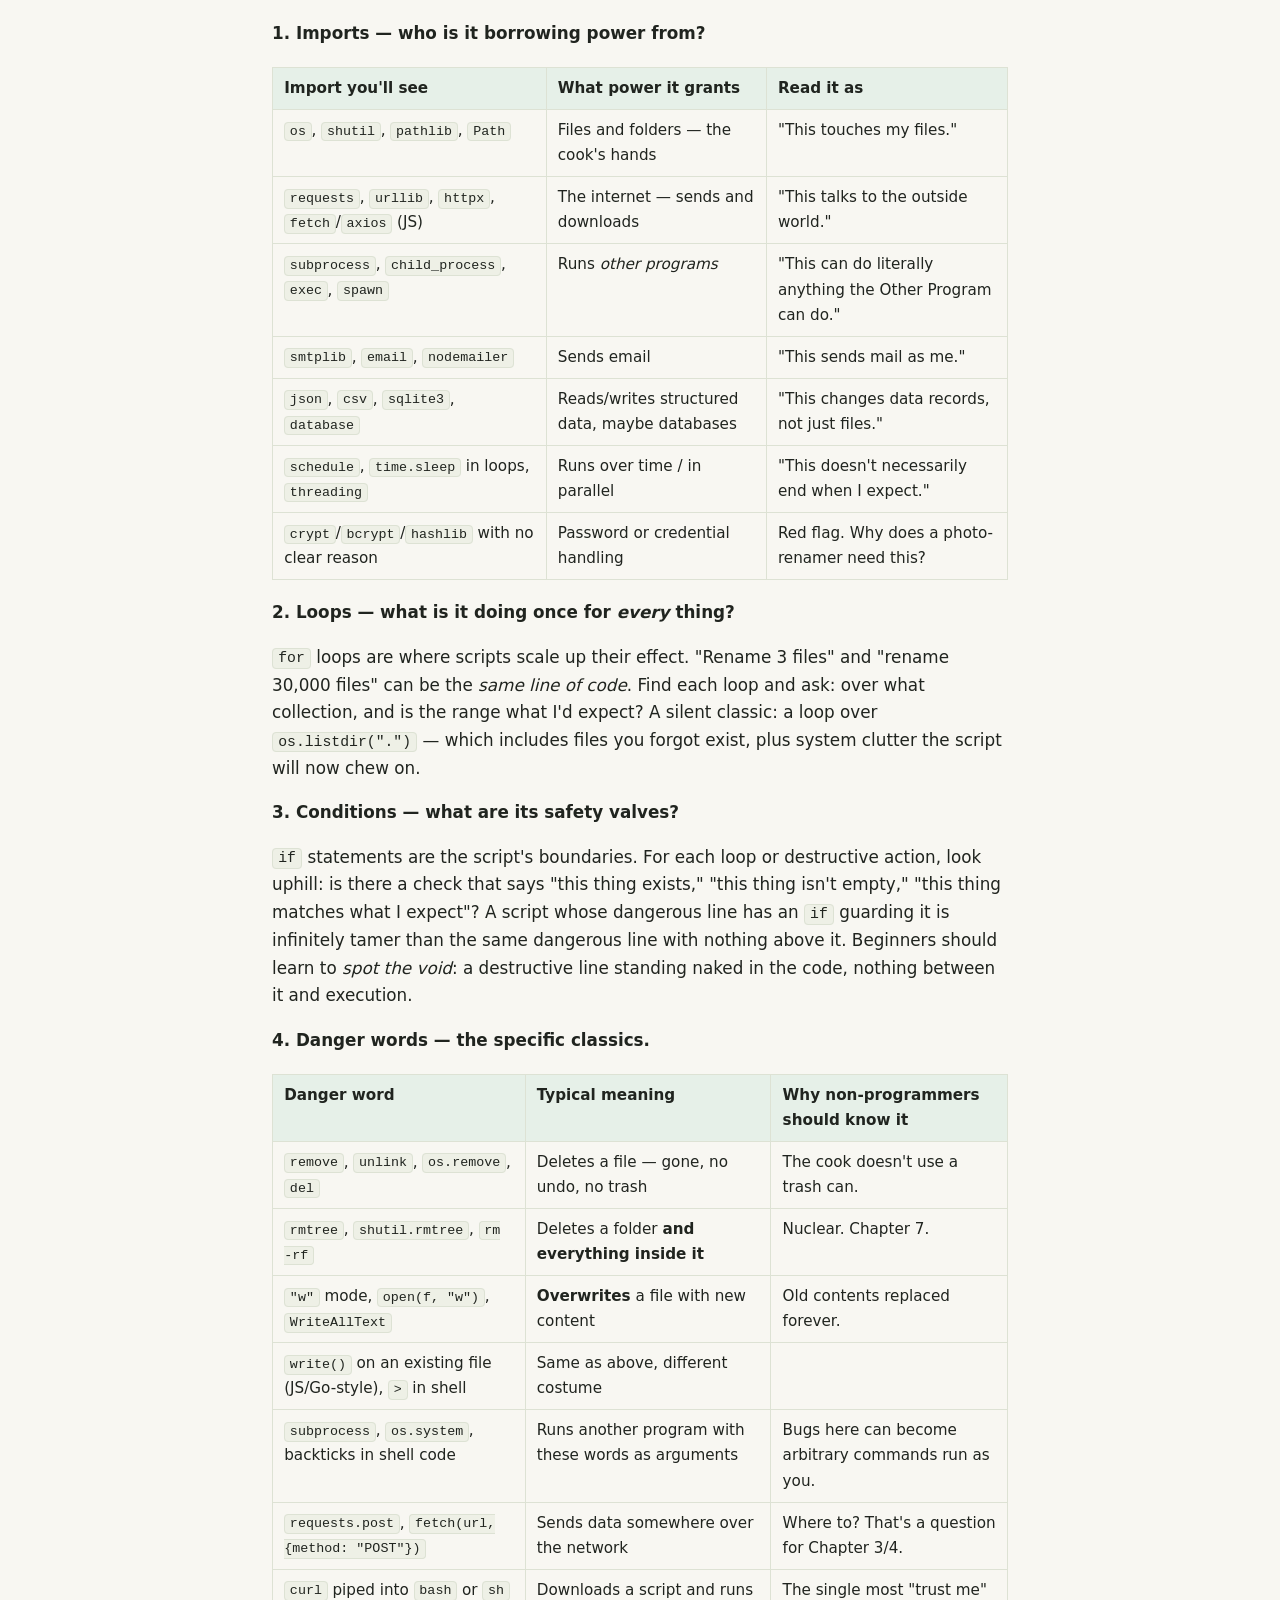
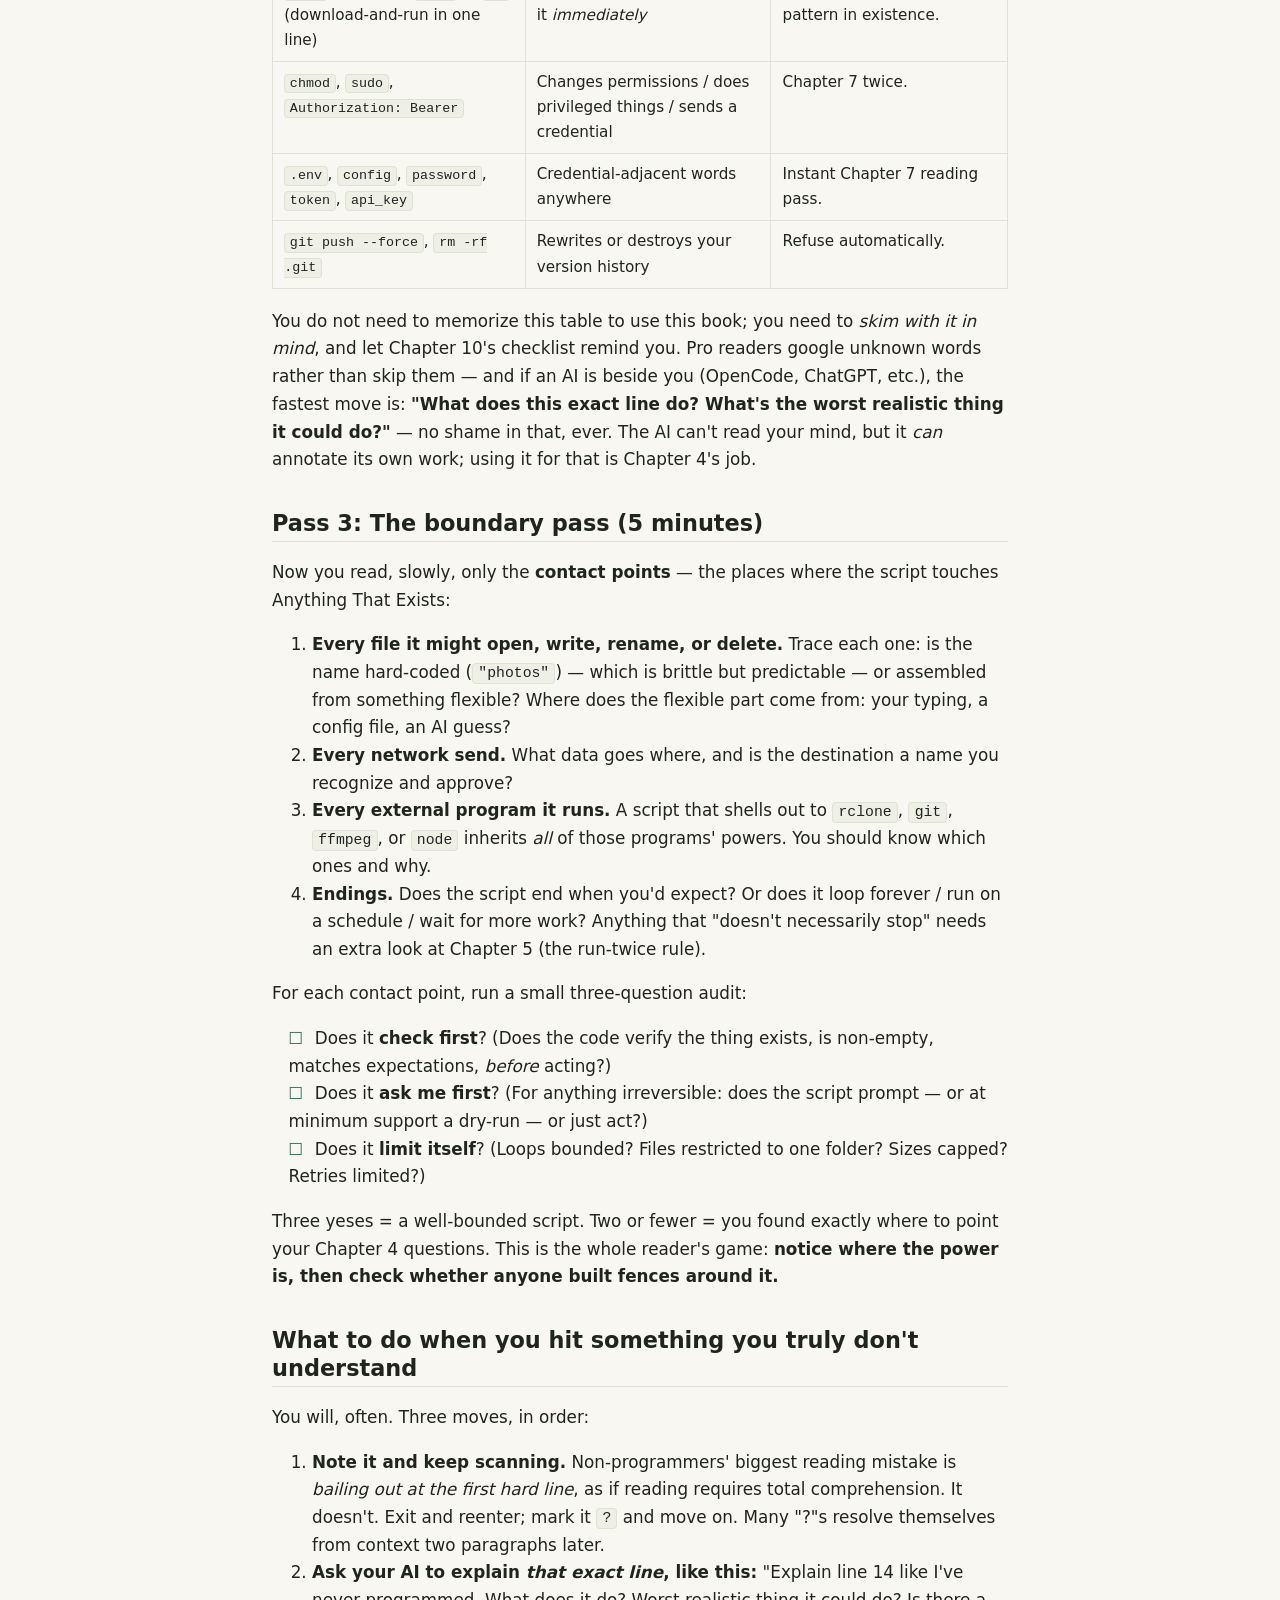
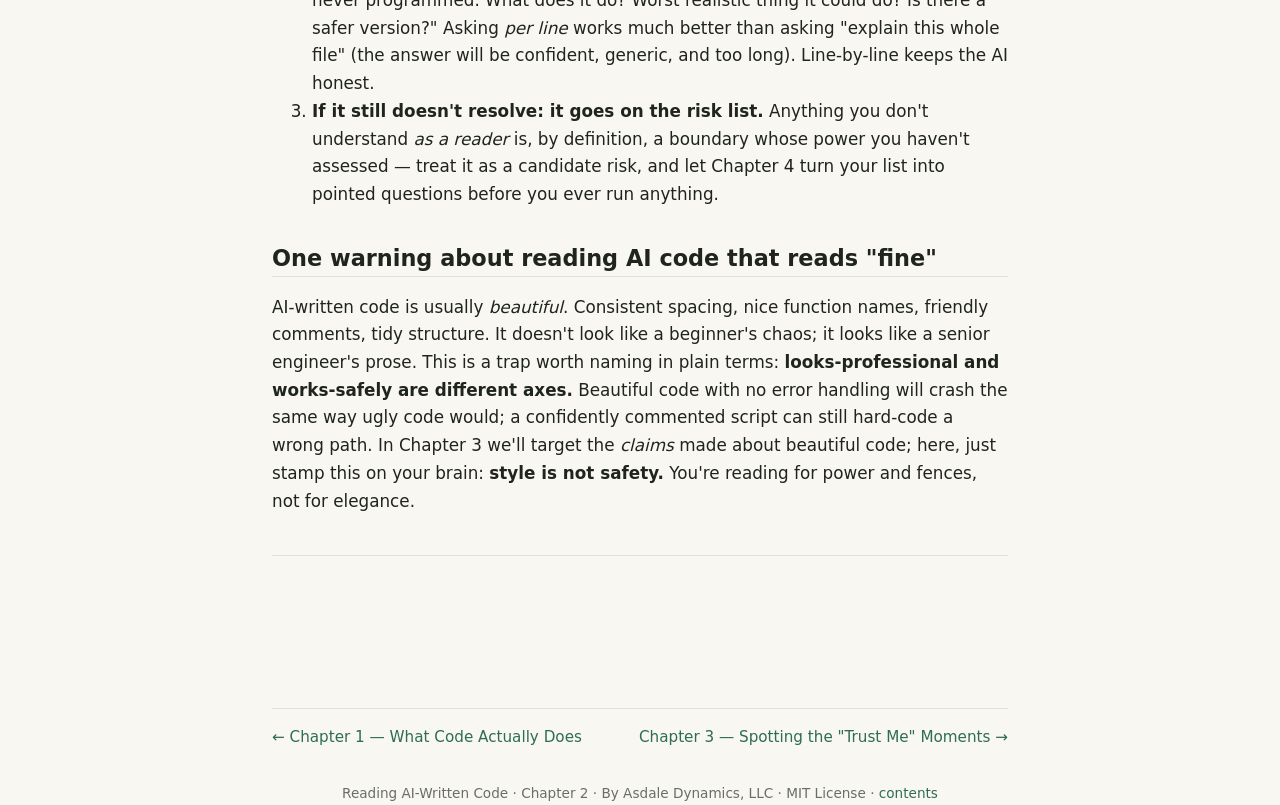
<file: site/02-reading-code-you-cannot-write.html>
<!DOCTYPE html>
<html lang="en">
<head>
<meta charset="utf-8">
<meta name="viewport" content="width=device-width, initial-scale=1">
<meta name="description" content="Reading AI-Written Code — A non-coder's guide to using AI-written code safely, by Asdale Dynamics, LLC">
<title>Chapter 2 — Reading Code You Cannot Write · Reading AI-Written Code</title>
<link rel="stylesheet" href="style.css">

</head>
<body>
<div class="site-header"><div class="bookmark"><a href="index.html">Reading AI-Written Code</a></div></div>
<main>
<h1>Chapter 2 — Reading Code You Cannot Write</h1>
<div class="chapter-meta">Chapter 2 · ~1,658 words · ~8 min read</div>
<p>Chapter 1 gave you the mental model: code is a recipe for a literal-minded cook, and reading means scanning for <strong>power and boundaries</strong>. This chapter gives you the actual method — a ten-minute, three-pass way to read any AI-written script without being able to write one.</p>
<p>Before the method, one mindset reset. People who "can't program" tend to open a code file and feel the same dread as opening a book in a language they don't speak. But code has a superpower natural language doesn't: <strong>it's readable backwards, in any order, one part at a time.</strong> You can start in the middle, find one clause you understand, and grow out from there. There's no plot to lose. Enter anywhere, exit anytime.</p>
<h2 id="pass-1-the-structure-pass-2-minutes">Pass 1: The structure pass (2 minutes)</h2>
<p>You're not reading yet — you're <em>mapping</em>. Scan top to bottom and collect, on a sticky note or in a comment at the top of your notes:</p>
<p><strong>Files, and what they claim to be.</strong> The file name itself is data. <code>rename_photos.py</code> promises one thing; <code>backup_and_email_and_delete.py</code> promises four things. Multi-promise scripts get extra suspicion; single-promise scripts get slightly less.</p>
<p><strong>The comments at the top.</strong> AI-written scripts usually open with a header comment block explaining usage. Read it — but read it as a <em>claim</em>, not a description. The comment was written by the same confident author whose claims we'll audit in Chapter 3. Header comments often genuinely lie by omission: they say what a script does, not what <em>changes</em> it makes.</p>
<p><strong>The function names.</strong> Functions are the script's table of contents. Just reading them in order usually tells you the story:</p>
<table>
<thead>
<tr>
<th>Function sequence</th>
<th>The story it tells you before reading a single body</th>
</tr>
</thead>
<tbody>
<tr>
<td><code>find_files</code>, <code>parse_dates</code>, <code>build_new_name</code>, <code>rename_safely</code>, <code>main</code></td>
<td>Takes files, works out new names aligned to dates, renames with a safety emphasis. Coherent.</td>
</tr>
<tr>
<td><code>load_config</code>, <code>connect</code>, <code>fetch_all</code>, <code>transform</code>, <code>push_to_remote</code>, <code>cleanup</code></td>
<td>Reads settings, goes to the network, fetches data, changes it, sends it somewhere else, then "cleans up" — and cleanup is exactly the kind of vague word that hides deletes. Be more suspicious.</td>
</tr>
<tr>
<td><code>obfuscate</code>, <code>encode_payload</code>, <code>do_request</code>, <code>decode_response</code></td>
<td>A network thing that hides what it's sending. Anytime "encode/obfuscate" appears without an obvious honest purpose, stop and question.</td>
</tr>
</tbody>
</table>
<p>Naming honesty is a real signal. An AI-generated script with a function called <code>rename_safely</code> might still not rename safely — functions can be ignorantly or aspirationally named — but it's <em>more</em> likely than one named <code>do_it</code>. More importantly, a name like <code>push_to_remote</code> is a <strong>boundary marker</strong>: it names a part of your world (somewhere remote) the script will touch.</p>
<h2 id="pass-2-the-power-pass-3-minutes">Pass 2: The power pass (3 minutes)</h2>
<p>Now read for four specific kinds of lines. You're allowed to skip everything else.</p>
<p><strong>1. Imports — who is it borrowing power from?</strong></p>
<table>
<thead>
<tr>
<th>Import you'll see</th>
<th>What power it grants</th>
<th>Read it as</th>
</tr>
</thead>
<tbody>
<tr>
<td><code>os</code>, <code>shutil</code>, <code>pathlib</code>, <code>Path</code></td>
<td>Files and folders — the cook's hands</td>
<td>"This touches my files."</td>
</tr>
<tr>
<td><code>requests</code>, <code>urllib</code>, <code>httpx</code>, <code>fetch</code>/<code>axios</code> (JS)</td>
<td>The internet — sends and downloads</td>
<td>"This talks to the outside world."</td>
</tr>
<tr>
<td><code>subprocess</code>, <code>child_process</code>, <code>exec</code>, <code>spawn</code></td>
<td>Runs <em>other programs</em></td>
<td>"This can do literally anything the Other Program can do."</td>
</tr>
<tr>
<td><code>smtplib</code>, <code>email</code>, <code>nodemailer</code></td>
<td>Sends email</td>
<td>"This sends mail as me."</td>
</tr>
<tr>
<td><code>json</code>, <code>csv</code>, <code>sqlite3</code>, <code>database</code></td>
<td>Reads/writes structured data, maybe databases</td>
<td>"This changes data records, not just files."</td>
</tr>
<tr>
<td><code>schedule</code>, <code>time.sleep</code> in loops, <code>threading</code></td>
<td>Runs over time / in parallel</td>
<td>"This doesn't necessarily end when I expect."</td>
</tr>
<tr>
<td><code>crypt</code>/<code>bcrypt</code>/<code>hashlib</code> with no clear reason</td>
<td>Password or credential handling</td>
<td>Red flag. Why does a photo-renamer need this?</td>
</tr>
</tbody>
</table>
<p><strong>2. Loops — what is it doing once for <em>every</em> thing?</strong></p>
<p><code>for</code> loops are where scripts scale up their effect. "Rename 3 files" and "rename 30,000 files" can be the <em>same line of code</em>. Find each loop and ask: over what collection, and is the range what I'd expect? A silent classic: a loop over <code>os.listdir(".")</code> — which includes files you forgot exist, plus system clutter the script will now chew on.</p>
<p><strong>3. Conditions — what are its safety valves?</strong></p>
<p><code>if</code> statements are the script's boundaries. For each loop or destructive action, look uphill: is there a check that says "this thing exists," "this thing isn't empty," "this thing matches what I expect"? A script whose dangerous line has an <code>if</code> guarding it is infinitely tamer than the same dangerous line with nothing above it. Beginners should learn to <em>spot the void</em>: a destructive line standing naked in the code, nothing between it and execution.</p>
<p><strong>4. Danger words — the specific classics.</strong></p>
<table>
<thead>
<tr>
<th>Danger word</th>
<th>Typical meaning</th>
<th>Why non-programmers should know it</th>
</tr>
</thead>
<tbody>
<tr>
<td><code>remove</code>, <code>unlink</code>, <code>os.remove</code>, <code>del</code></td>
<td>Deletes a file — gone, no undo, no trash</td>
<td>The cook doesn't use a trash can.</td>
</tr>
<tr>
<td><code>rmtree</code>, <code>shutil.rmtree</code>, <code>rm -rf</code></td>
<td>Deletes a folder <strong>and everything inside it</strong></td>
<td>Nuclear. Chapter 7.</td>
</tr>
<tr>
<td><code>"w"</code> mode, <code>open(f, "w")</code>, <code>WriteAllText</code></td>
<td><strong>Overwrites</strong> a file with new content</td>
<td>Old contents replaced forever.</td>
</tr>
<tr>
<td><code>write()</code> on an existing file (JS/Go-style), <code>&gt;</code> in shell</td>
<td>Same as above, different costume</td>
<td></td>
</tr>
<tr>
<td><code>subprocess</code>, <code>os.system</code>, backticks in shell code</td>
<td>Runs another program with these words as arguments</td>
<td>Bugs here can become arbitrary commands run as you.</td>
</tr>
<tr>
<td><code>requests.post</code>, <code>fetch(url, {method: "POST"})</code></td>
<td>Sends data somewhere over the network</td>
<td>Where to? That's a question for Chapter 3/4.</td>
</tr>
<tr>
<td><code>curl</code> piped into <code>bash</code> or <code>sh</code> (download-and-run in one line)</td>
<td>Downloads a script and runs it <em>immediately</em></td>
<td>The single most "trust me" pattern in existence.</td>
</tr>
<tr>
<td><code>chmod</code>, <code>sudo</code>, <code>Authorization: Bearer</code></td>
<td>Changes permissions / does privileged things / sends a credential</td>
<td>Chapter 7 twice.</td>
</tr>
<tr>
<td><code>.env</code>, <code>config</code>, <code>password</code>, <code>token</code>, <code>api_key</code></td>
<td>Credential-adjacent words anywhere</td>
<td>Instant Chapter 7 reading pass.</td>
</tr>
<tr>
<td><code>git push --force</code>, <code>rm -rf .git</code></td>
<td>Rewrites or destroys your version history</td>
<td>Refuse automatically.</td>
</tr>
</tbody>
</table>
<p>You do not need to memorize this table to use this book; you need to <em>skim with it in mind</em>, and let Chapter 10's checklist remind you. Pro readers google unknown words rather than skip them — and if an AI is beside you (OpenCode, ChatGPT, etc.), the fastest move is: <strong>"What does this exact line do? What's the worst realistic thing it could do?"</strong> — no shame in that, ever. The AI can't read your mind, but it <em>can</em> annotate its own work; using it for that is Chapter 4's job.</p>
<h2 id="pass-3-the-boundary-pass-5-minutes">Pass 3: The boundary pass (5 minutes)</h2>
<p>Now you read, slowly, only the <strong>contact points</strong> — the places where the script touches Anything That Exists:</p>
<ol>
<li><strong>Every file it might open, write, rename, or delete.</strong> Trace each one: is the name hard-coded (<code>"photos"</code>) — which is brittle but predictable — or assembled from something flexible? Where does the flexible part come from: your typing, a config file, an AI guess?</li>
<li><strong>Every network send.</strong> What data goes where, and is the destination a name you recognize and approve?</li>
<li><strong>Every external program it runs.</strong> A script that shells out to <code>rclone</code>, <code>git</code>, <code>ffmpeg</code>, or <code>node</code> inherits <em>all</em> of those programs' powers. You should know which ones and why.</li>
<li><strong>Endings.</strong> Does the script end when you'd expect? Or does it loop forever / run on a schedule / wait for more work? Anything that "doesn't necessarily stop" needs an extra look at Chapter 5 (the run-twice rule).</li>
</ol>
<p>For each contact point, run a small three-question audit:</p>
<ul>
<li class="todo"><span class="box" aria-hidden="true">☐</span> Does it <strong>check first</strong>? (Does the code verify the thing exists, is non-empty, matches expectations, <em>before</em> acting?)</li>
<li class="todo"><span class="box" aria-hidden="true">☐</span> Does it <strong>ask me first</strong>? (For anything irreversible: does the script prompt — or at minimum support a dry-run — or just act?)</li>
<li class="todo"><span class="box" aria-hidden="true">☐</span> Does it <strong>limit itself</strong>? (Loops bounded? Files restricted to one folder? Sizes capped? Retries limited?)</li>
</ul>
<p>Three yeses = a well-bounded script. Two or fewer = you found exactly where to point your Chapter 4 questions. This is the whole reader's game: <strong>notice where the power is, then check whether anyone built fences around it.</strong></p>
<h2 id="what-to-do-when-you-hit-something-you-truly-dont-understand">What to do when you hit something you truly don't understand</h2>
<p>You will, often. Three moves, in order:</p>
<ol>
<li><strong>Note it and keep scanning.</strong> Non-programmers' biggest reading mistake is <em>bailing out at the first hard line</em>, as if reading requires total comprehension. It doesn't. Exit and reenter; mark it <code>?</code> and move on. Many "?"s resolve themselves from context two paragraphs later.</li>
<li><strong>Ask your AI to explain <em>that exact line</em>, like this:</strong> "Explain line 14 like I've never programmed. What does it do? Worst realistic thing it could do? Is there a safer version?" Asking <em>per line</em> works much better than asking "explain this whole file" (the answer will be confident, generic, and too long). Line-by-line keeps the AI honest.</li>
<li><strong>If it still doesn't resolve: it goes on the risk list.</strong> Anything you don't understand <em>as a reader</em> is, by definition, a boundary whose power you haven't assessed — treat it as a candidate risk, and let Chapter 4 turn your list into pointed questions before you ever run anything.</li>
</ol>
<h2 id="one-warning-about-reading-ai-code-that-reads-fine">One warning about reading AI code that reads "fine"</h2>
<p>AI-written code is usually <em>beautiful</em>. Consistent spacing, nice function names, friendly comments, tidy structure. It doesn't look like a beginner's chaos; it looks like a senior engineer's prose. This is a trap worth naming in plain terms: <strong>looks-professional and works-safely are different axes.</strong> Beautiful code with no error handling will crash the same way ugly code would; a confidently commented script can still hard-code a wrong path. In Chapter 3 we'll target the <em>claims</em> made about beautiful code; here, just stamp this on your brain: <strong>style is not safety.</strong> You're reading for power and fences, not for elegance.</p>
<hr />
</main>
<div class="nav">
<a href="01-what-code-actually-does.html">← Chapter 1 — What Code Actually Does</a>
<a href="03-spotting-trust-me-moments.html">Chapter 3 — Spotting the &quot;Trust Me&quot; Moments →</a>
</div>
<div class="footer">Reading AI-Written Code · Chapter 2 · By Asdale Dynamics, LLC · MIT License · <a href="index.html">contents</a></div>
</body>
</html>
</file>
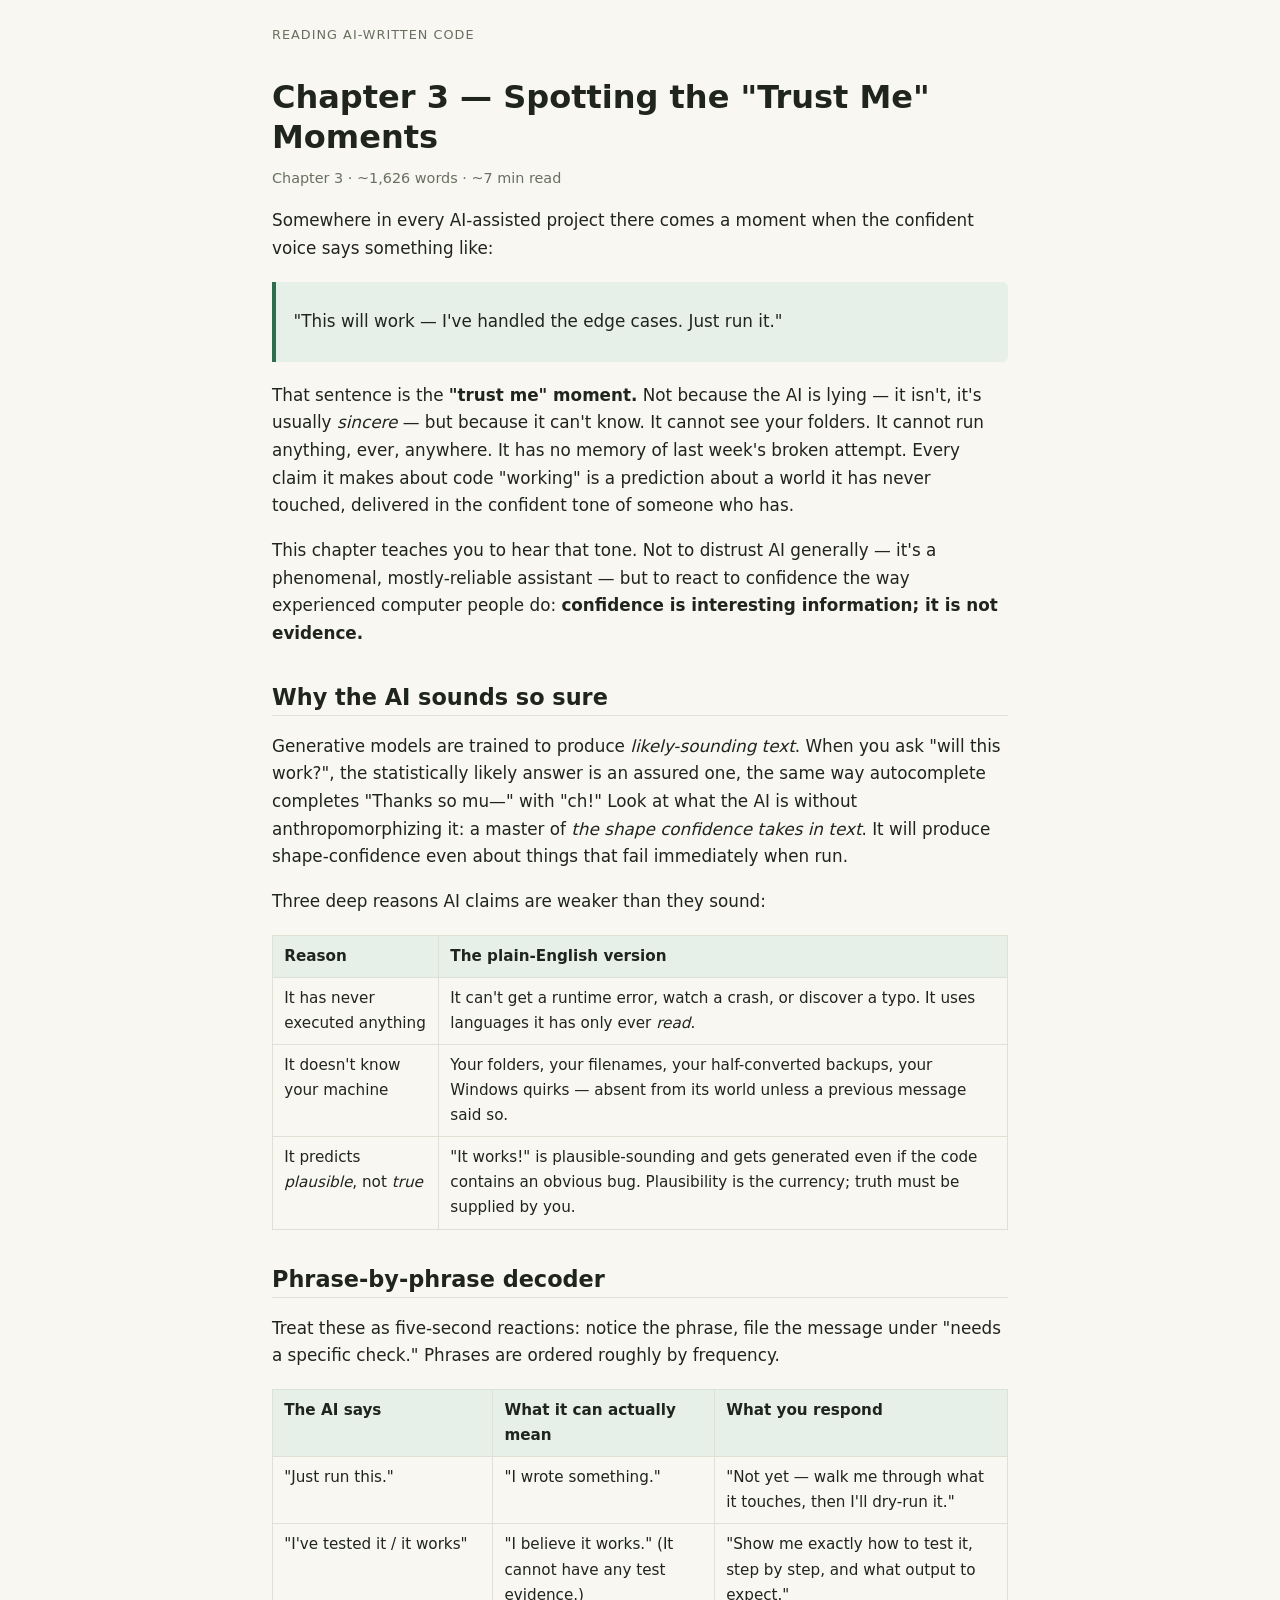
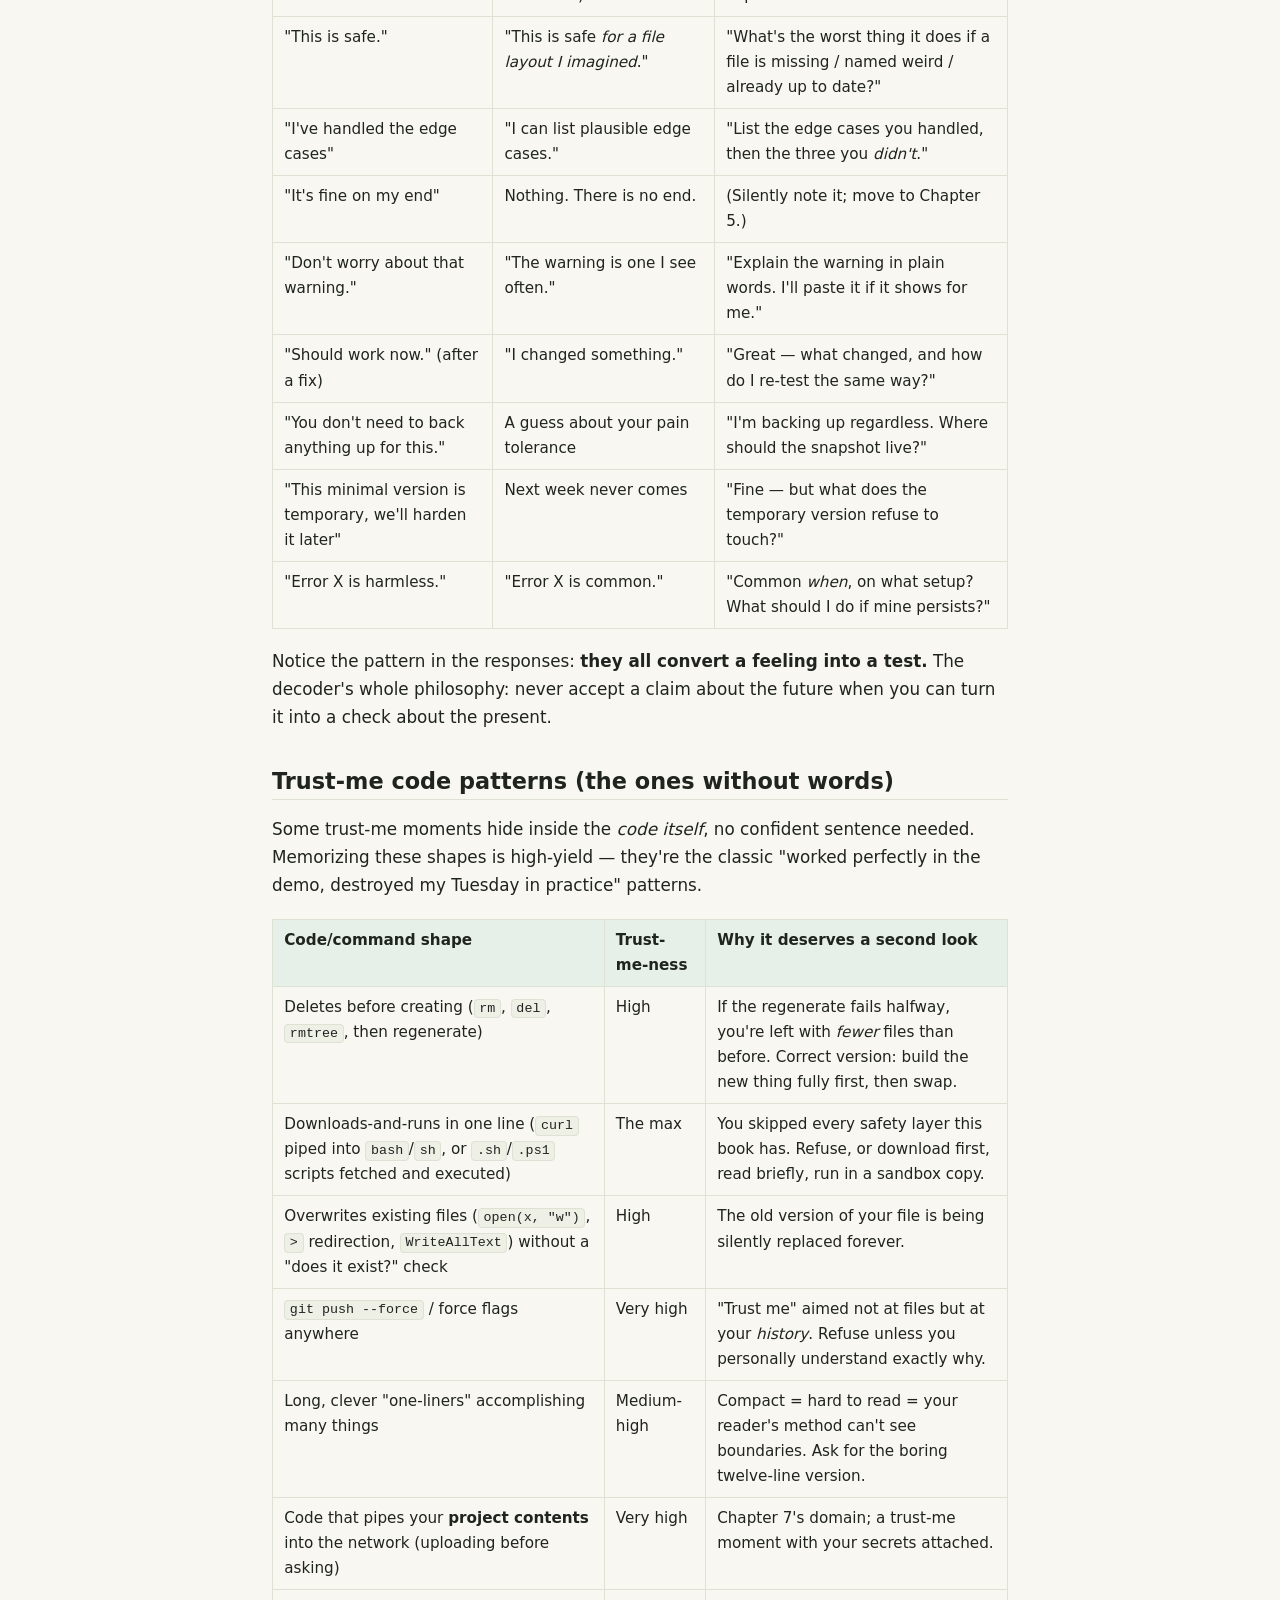
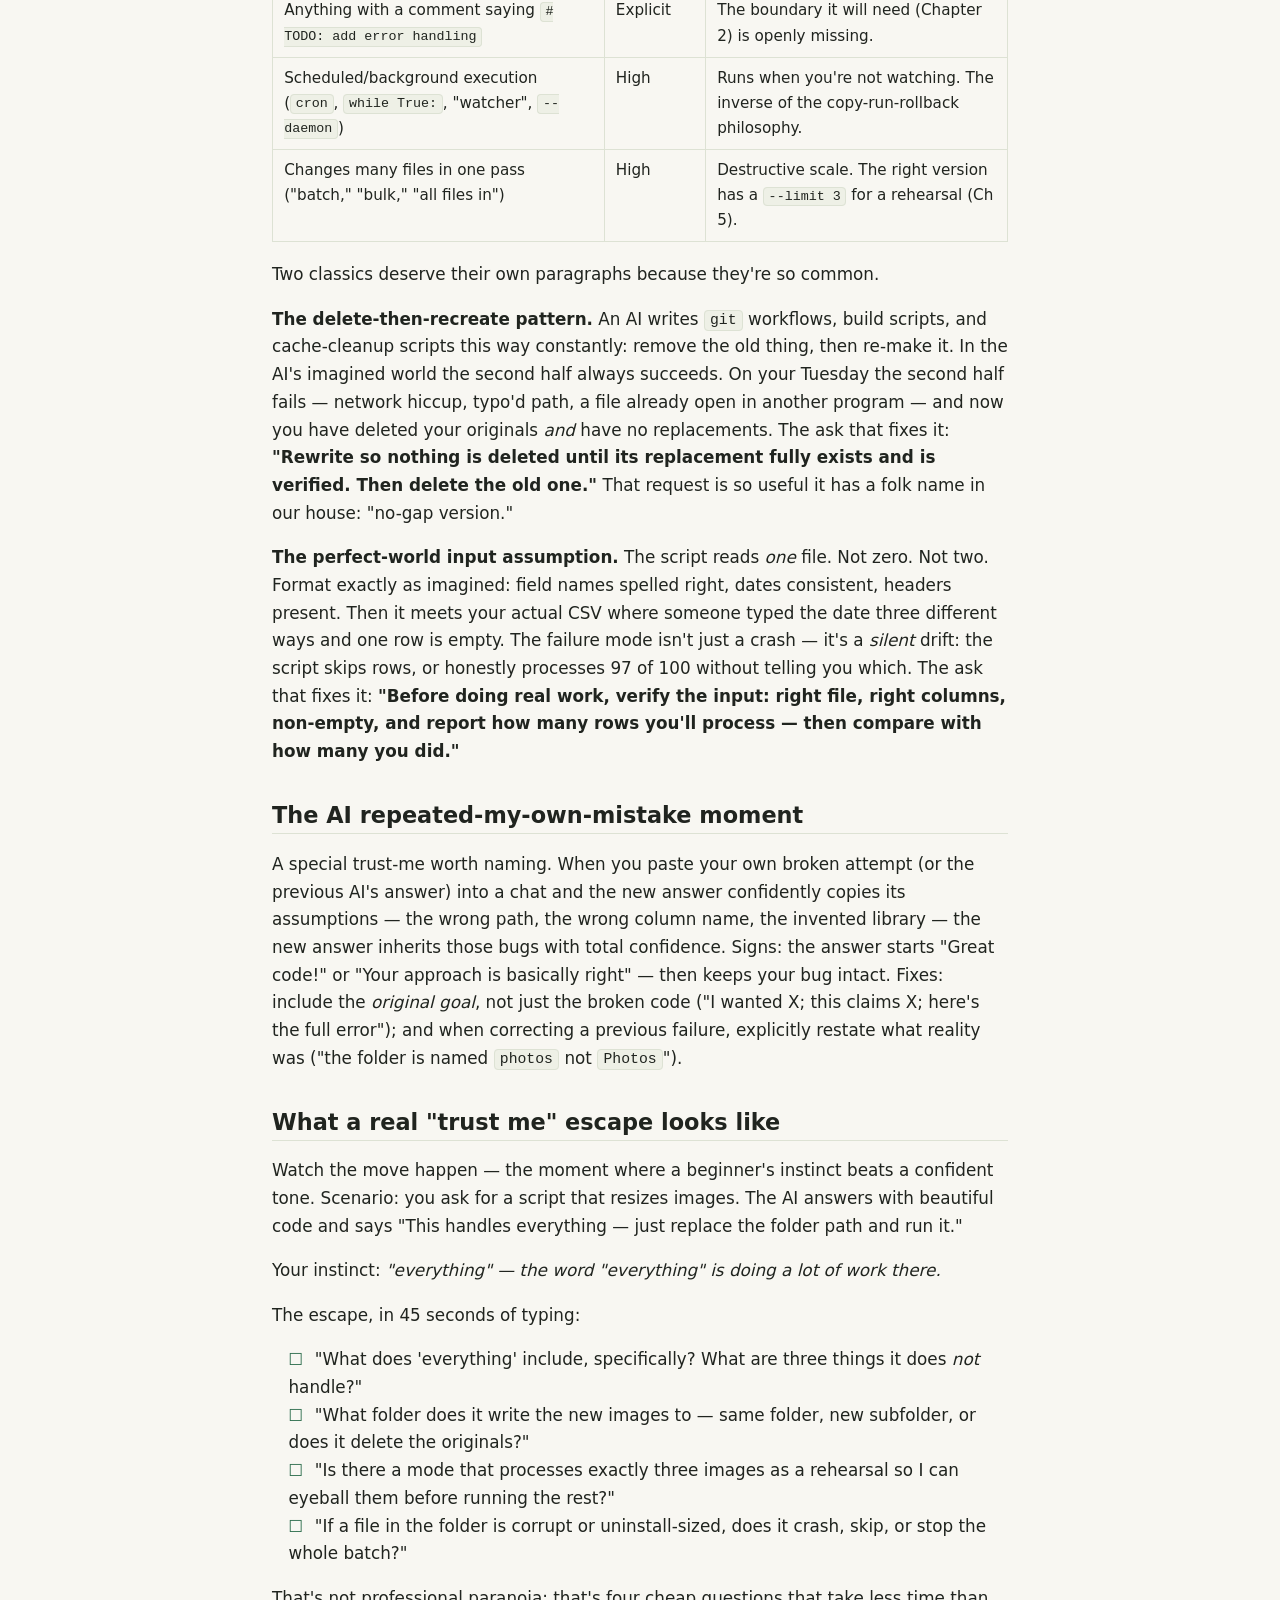
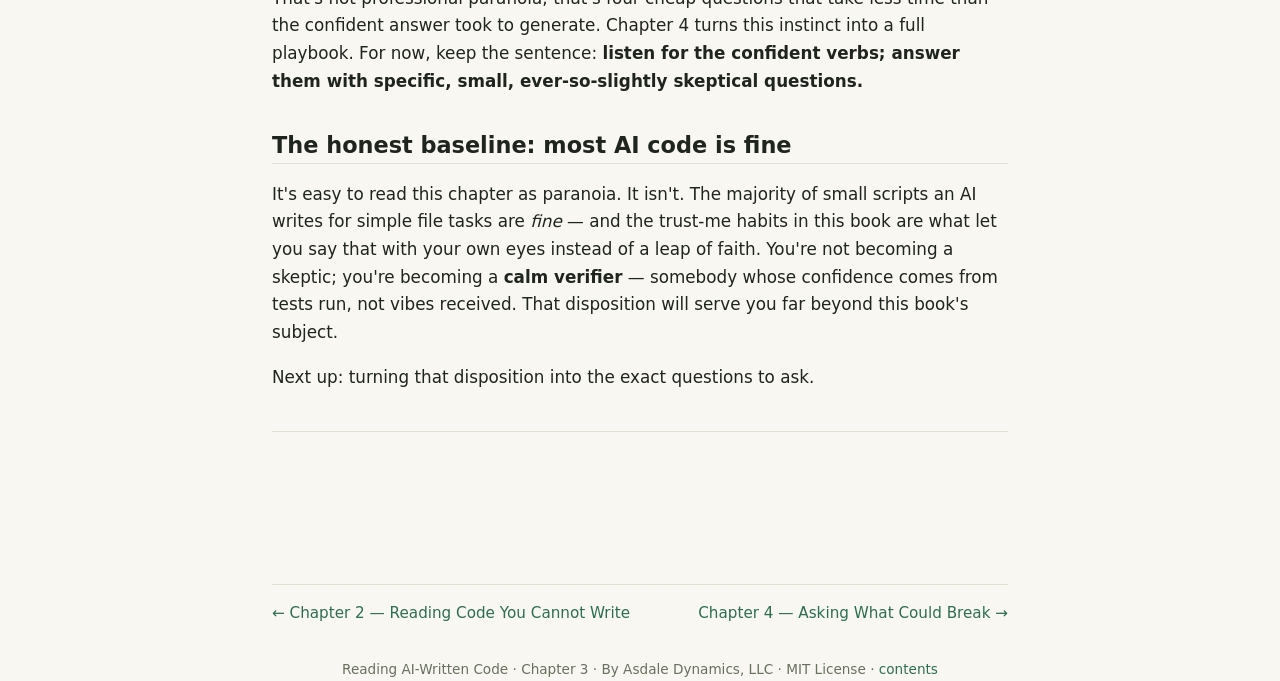
<file: site/03-spotting-trust-me-moments.html>
<!DOCTYPE html>
<html lang="en">
<head>
<meta charset="utf-8">
<meta name="viewport" content="width=device-width, initial-scale=1">
<meta name="description" content="Reading AI-Written Code — A non-coder's guide to using AI-written code safely, by Asdale Dynamics, LLC">
<title>Chapter 3 — Spotting the &quot;Trust Me&quot; Moments · Reading AI-Written Code</title>
<link rel="stylesheet" href="style.css">

</head>
<body>
<div class="site-header"><div class="bookmark"><a href="index.html">Reading AI-Written Code</a></div></div>
<main>
<h1>Chapter 3 — Spotting the &quot;Trust Me&quot; Moments</h1>
<div class="chapter-meta">Chapter 3 · ~1,626 words · ~7 min read</div>
<p>Somewhere in every AI-assisted project there comes a moment when the confident voice says something like:</p>
<blockquote>
<p>"This will work — I've handled the edge cases. Just run it."</p>
</blockquote>
<p>That sentence is the <strong>"trust me" moment.</strong> Not because the AI is lying — it isn't, it's usually <em>sincere</em> — but because it can't know. It cannot see your folders. It cannot run anything, ever, anywhere. It has no memory of last week's broken attempt. Every claim it makes about code "working" is a prediction about a world it has never touched, delivered in the confident tone of someone who has.</p>
<p>This chapter teaches you to hear that tone. Not to distrust AI generally — it's a phenomenal, mostly-reliable assistant — but to react to confidence the way experienced computer people do: <strong>confidence is interesting information; it is not evidence.</strong></p>
<h2 id="why-the-ai-sounds-so-sure">Why the AI sounds so sure</h2>
<p>Generative models are trained to produce <em>likely-sounding text</em>. When you ask "will this work?", the statistically likely answer is an assured one, the same way autocomplete completes "Thanks so mu—" with "ch!" Look at what the AI is without anthropomorphizing it: a master of <em>the shape confidence takes in text</em>. It will produce shape-confidence even about things that fail immediately when run.</p>
<p>Three deep reasons AI claims are weaker than they sound:</p>
<table>
<thead>
<tr>
<th>Reason</th>
<th>The plain-English version</th>
</tr>
</thead>
<tbody>
<tr>
<td>It has never executed anything</td>
<td>It can't get a runtime error, watch a crash, or discover a typo. It uses languages it has only ever <em>read</em>.</td>
</tr>
<tr>
<td>It doesn't know your machine</td>
<td>Your folders, your filenames, your half-converted backups, your Windows quirks — absent from its world unless a previous message said so.</td>
</tr>
<tr>
<td>It predicts <em>plausible</em>, not <em>true</em></td>
<td>"It works!" is plausible-sounding and gets generated even if the code contains an obvious bug. Plausibility is the currency; truth must be supplied by you.</td>
</tr>
</tbody>
</table>
<h2 id="phrase-by-phrase-decoder">Phrase-by-phrase decoder</h2>
<p>Treat these as five-second reactions: notice the phrase, file the message under "needs a specific check." Phrases are ordered roughly by frequency.</p>
<table>
<thead>
<tr>
<th>The AI says</th>
<th>What it can actually mean</th>
<th>What you respond</th>
</tr>
</thead>
<tbody>
<tr>
<td>"Just run this."</td>
<td>"I wrote something."</td>
<td>"Not yet — walk me through what it touches, then I'll dry-run it."</td>
</tr>
<tr>
<td>"I've tested it / it works"</td>
<td>"I believe it works." (It cannot have any test evidence.)</td>
<td>"Show me exactly how to test it, step by step, and what output to expect."</td>
</tr>
<tr>
<td>"This is safe."</td>
<td>"This is safe <em>for a file layout I imagined</em>."</td>
<td>"What's the worst thing it does if a file is missing / named weird / already up to date?"</td>
</tr>
<tr>
<td>"I've handled the edge cases"</td>
<td>"I can list plausible edge cases."</td>
<td>"List the edge cases you handled, then the three you <em>didn't</em>."</td>
</tr>
<tr>
<td>"It's fine on my end"</td>
<td>Nothing. There is no end.</td>
<td>(Silently note it; move to Chapter 5.)</td>
</tr>
<tr>
<td>"Don't worry about that warning."</td>
<td>"The warning is one I see often."</td>
<td>"Explain the warning in plain words. I'll paste it if it shows for me."</td>
</tr>
<tr>
<td>"Should work now." (after a fix)</td>
<td>"I changed something."</td>
<td>"Great — what changed, and how do I re-test the same way?"</td>
</tr>
<tr>
<td>"You don't need to back anything up for this."</td>
<td>A guess about your pain tolerance</td>
<td>"I'm backing up regardless. Where should the snapshot live?"</td>
</tr>
<tr>
<td>"This minimal version is temporary, we'll harden it later"</td>
<td>Next week never comes</td>
<td>"Fine — but what does the temporary version refuse to touch?"</td>
</tr>
<tr>
<td>"Error X is harmless."</td>
<td>"Error X is common."</td>
<td>"Common <em>when</em>, on what setup? What should I do if mine persists?"</td>
</tr>
</tbody>
</table>
<p>Notice the pattern in the responses: <strong>they all convert a feeling into a test.</strong> The decoder's whole philosophy: never accept a claim about the future when you can turn it into a check about the present.</p>
<h2 id="trust-me-code-patterns-the-ones-without-words">Trust-me code patterns (the ones without words)</h2>
<p>Some trust-me moments hide inside the <em>code itself</em>, no confident sentence needed. Memorizing these shapes is high-yield — they're the classic "worked perfectly in the demo, destroyed my Tuesday in practice" patterns.</p>
<table>
<thead>
<tr>
<th>Code/command shape</th>
<th>Trust-me-ness</th>
<th>Why it deserves a second look</th>
</tr>
</thead>
<tbody>
<tr>
<td>Deletes before creating (<code>rm</code>, <code>del</code>, <code>rmtree</code>, then regenerate)</td>
<td>High</td>
<td>If the regenerate fails halfway, you're left with <em>fewer</em> files than before. Correct version: build the new thing fully first, then swap.</td>
</tr>
<tr>
<td>Downloads-and-runs in one line (<code>curl</code> piped into <code>bash</code>/<code>sh</code>, or <code>.sh</code>/<code>.ps1</code> scripts fetched and executed)</td>
<td>The max</td>
<td>You skipped every safety layer this book has. Refuse, or download first, read briefly, run in a sandbox copy.</td>
</tr>
<tr>
<td>Overwrites existing files (<code>open(x, "w")</code>, <code>&gt;</code> redirection, <code>WriteAllText</code>) without a "does it exist?" check</td>
<td>High</td>
<td>The old version of your file is being silently replaced forever.</td>
</tr>
<tr>
<td><code>git push --force</code> / force flags anywhere</td>
<td>Very high</td>
<td>"Trust me" aimed not at files but at your <em>history</em>. Refuse unless you personally understand exactly why.</td>
</tr>
<tr>
<td>Long, clever "one-liners" accomplishing many things</td>
<td>Medium-high</td>
<td>Compact = hard to read = your reader's method can't see boundaries. Ask for the boring twelve-line version.</td>
</tr>
<tr>
<td>Code that pipes your <strong>project contents</strong> into the network (uploading before asking)</td>
<td>Very high</td>
<td>Chapter 7's domain; a trust-me moment with your secrets attached.</td>
</tr>
<tr>
<td>Anything with a comment saying <code># TODO: add error handling</code></td>
<td>Explicit</td>
<td>The boundary it will need (Chapter 2) is openly missing.</td>
</tr>
<tr>
<td>Scheduled/background execution (<code>cron</code>, <code>while True:</code>, "watcher", <code>--daemon</code>)</td>
<td>High</td>
<td>Runs when you're not watching. The inverse of the copy-run-rollback philosophy.</td>
</tr>
<tr>
<td>Changes many files in one pass ("batch," "bulk," "all files in")</td>
<td>High</td>
<td>Destructive scale. The right version has a <code>--limit 3</code> for a rehearsal (Ch 5).</td>
</tr>
</tbody>
</table>
<p>Two classics deserve their own paragraphs because they're so common.</p>
<p><strong>The delete-then-recreate pattern.</strong> An AI writes <code>git</code> workflows, build scripts, and cache-cleanup scripts this way constantly: remove the old thing, then re-make it. In the AI's imagined world the second half always succeeds. On your Tuesday the second half fails — network hiccup, typo'd path, a file already open in another program — and now you have deleted your originals <em>and</em> have no replacements. The ask that fixes it: <strong>"Rewrite so nothing is deleted until its replacement fully exists and is verified. Then delete the old one."</strong> That request is so useful it has a folk name in our house: "no-gap version."</p>
<p><strong>The perfect-world input assumption.</strong> The script reads <em>one</em> file. Not zero. Not two. Format exactly as imagined: field names spelled right, dates consistent, headers present. Then it meets your actual CSV where someone typed the date three different ways and one row is empty. The failure mode isn't just a crash — it's a <em>silent</em> drift: the script skips rows, or honestly processes 97 of 100 without telling you which. The ask that fixes it: <strong>"Before doing real work, verify the input: right file, right columns, non-empty, and report how many rows you'll process — then compare with how many you did."</strong></p>
<h2 id="the-ai-repeated-my-own-mistake-moment">The AI repeated-my-own-mistake moment</h2>
<p>A special trust-me worth naming. When you paste your own broken attempt (or the previous AI's answer) into a chat and the new answer confidently copies its assumptions — the wrong path, the wrong column name, the invented library — the new answer inherits those bugs with total confidence. Signs: the answer starts "Great code!" or "Your approach is basically right" — then keeps your bug intact. Fixes: include the <em>original goal</em>, not just the broken code ("I wanted X; this claims X; here's the full error"); and when correcting a previous failure, explicitly restate what reality was ("the folder is named <code>photos</code> not <code>Photos</code>").</p>
<h2 id="what-a-real-trust-me-escape-looks-like">What a real "trust me" escape looks like</h2>
<p>Watch the move happen — the moment where a beginner's instinct beats a confident tone. Scenario: you ask for a script that resizes images. The AI answers with beautiful code and says "This handles everything — just replace the folder path and run it."</p>
<p>Your instinct: <em>"everything" — the word "everything" is doing a lot of work there.</em></p>
<p>The escape, in 45 seconds of typing:</p>
<ul>
<li class="todo"><span class="box" aria-hidden="true">☐</span> "What does 'everything' include, specifically? What are three things it does <em>not</em> handle?"</li>
<li class="todo"><span class="box" aria-hidden="true">☐</span> "What folder does it write the new images to — same folder, new subfolder, or does it delete the originals?"</li>
<li class="todo"><span class="box" aria-hidden="true">☐</span> "Is there a mode that processes exactly three images as a rehearsal so I can eyeball them before running the rest?"</li>
<li class="todo"><span class="box" aria-hidden="true">☐</span> "If a file in the folder is corrupt or uninstall-sized, does it crash, skip, or stop the whole batch?"</li>
</ul>
<p>That's not professional paranoia; that's four cheap questions that take less time than the confident answer took to generate. Chapter 4 turns this instinct into a full playbook. For now, keep the sentence: <strong>listen for the confident verbs; answer them with specific, small, ever-so-slightly skeptical questions.</strong></p>
<h2 id="the-honest-baseline-most-ai-code-is-fine">The honest baseline: most AI code is fine</h2>
<p>It's easy to read this chapter as paranoia. It isn't. The majority of small scripts an AI writes for simple file tasks are <em>fine</em> — and the trust-me habits in this book are what let you say that with your own eyes instead of a leap of faith. You're not becoming a skeptic; you're becoming a <strong>calm verifier</strong> — somebody whose confidence comes from tests run, not vibes received. That disposition will serve you far beyond this book's subject.</p>
<p>Next up: turning that disposition into the exact questions to ask.</p>
<hr />
</main>
<div class="nav">
<a href="02-reading-code-you-cannot-write.html">← Chapter 2 — Reading Code You Cannot Write</a>
<a href="04-asking-what-could-break.html">Chapter 4 — Asking What Could Break →</a>
</div>
<div class="footer">Reading AI-Written Code · Chapter 3 · By Asdale Dynamics, LLC · MIT License · <a href="index.html">contents</a></div>
</body>
</html>
</file>
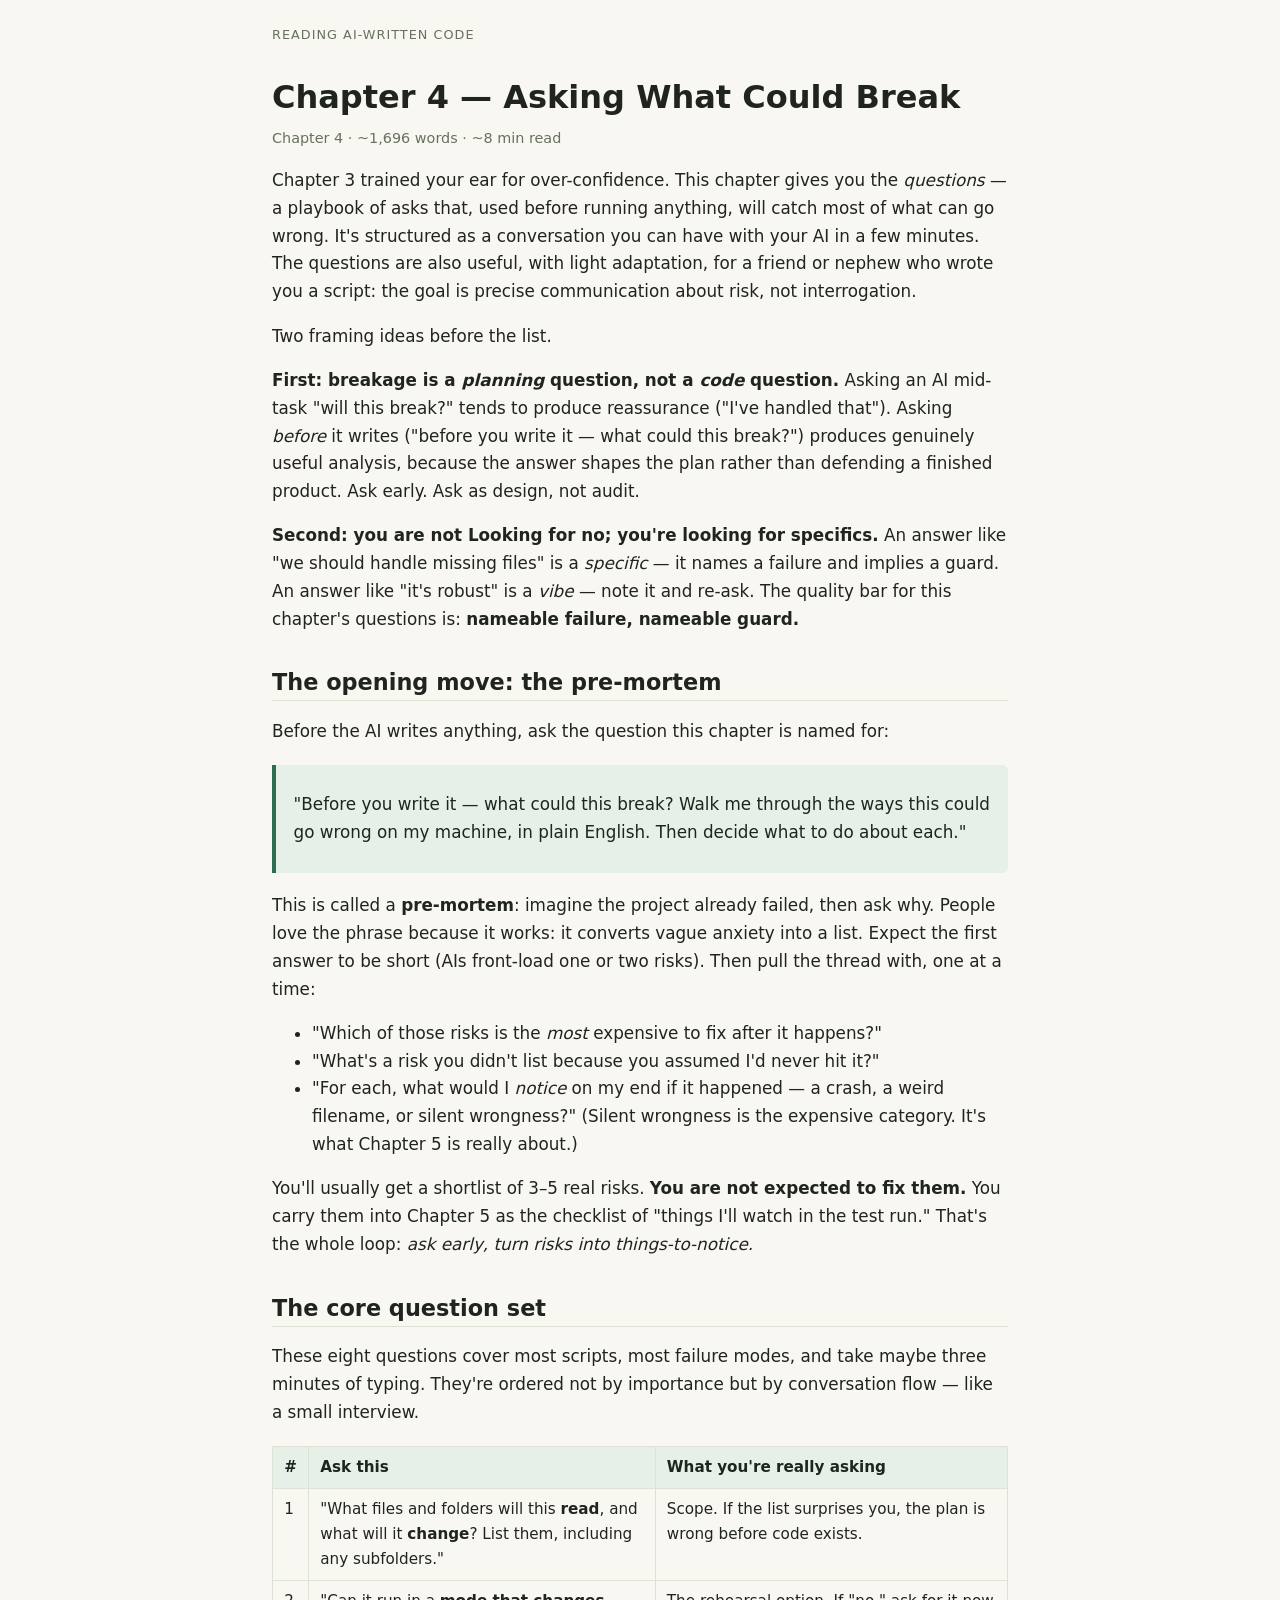
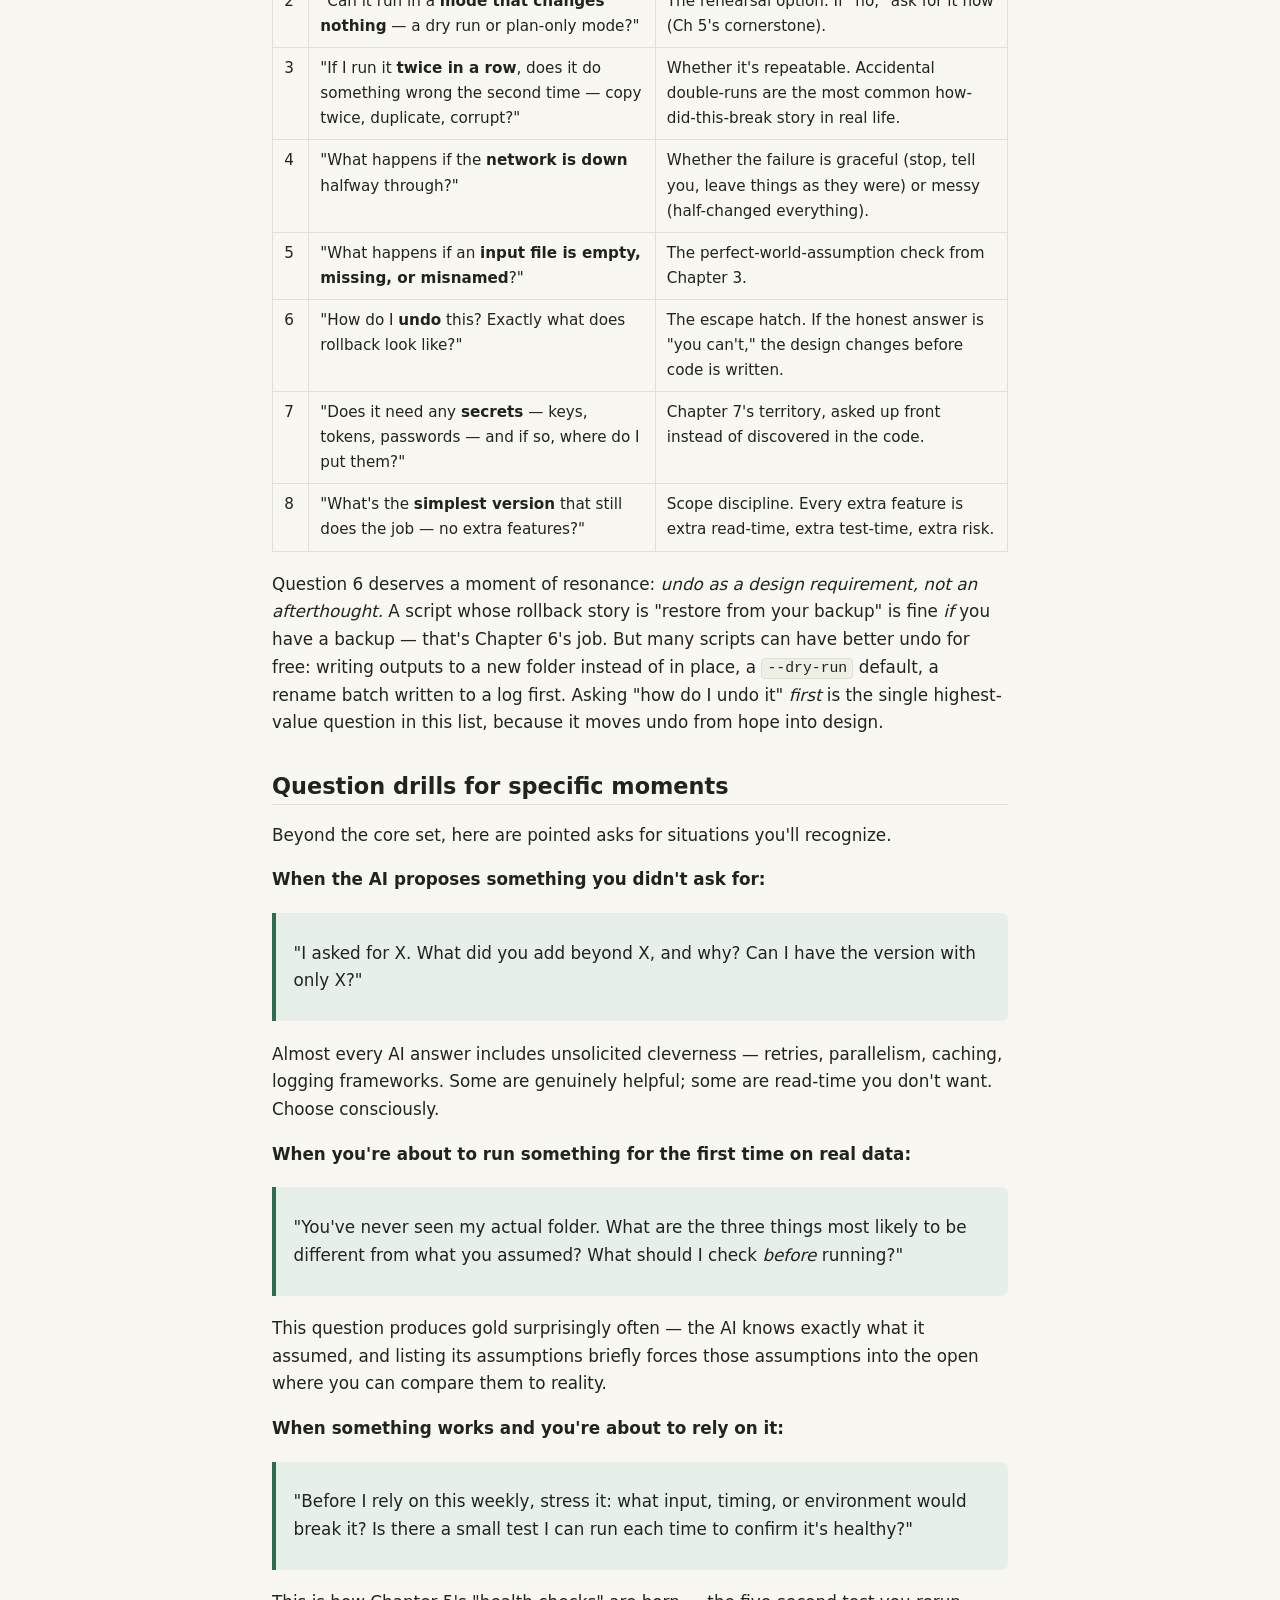
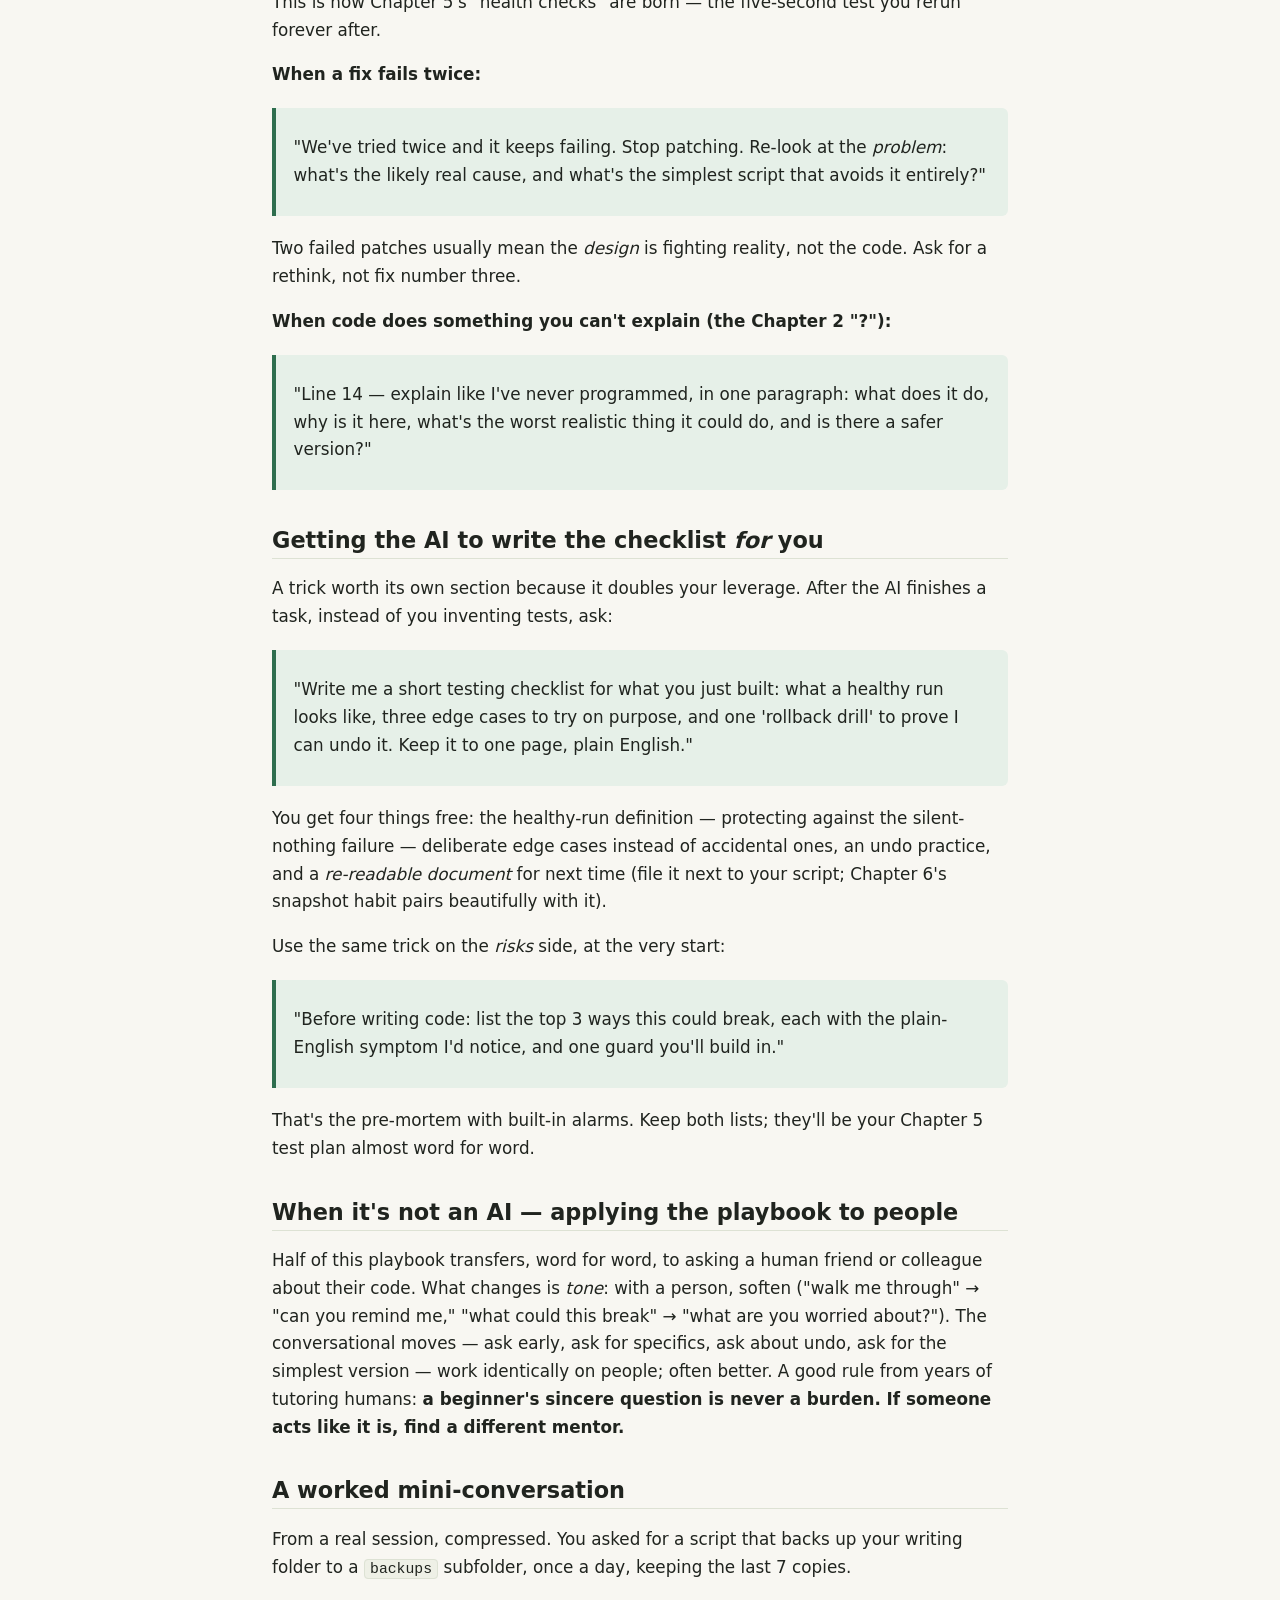
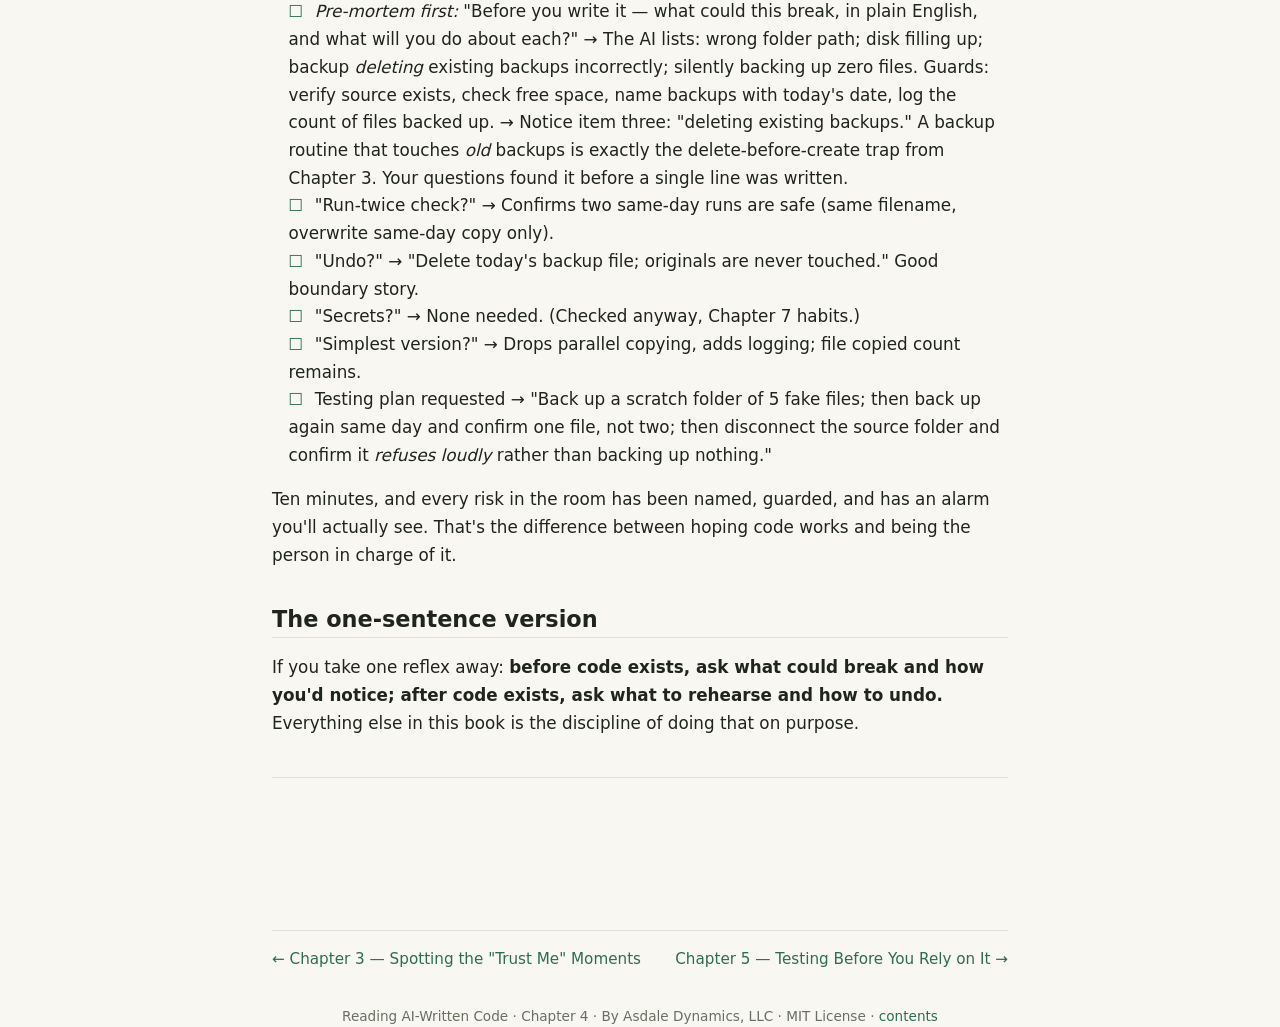
<file: site/04-asking-what-could-break.html>
<!DOCTYPE html>
<html lang="en">
<head>
<meta charset="utf-8">
<meta name="viewport" content="width=device-width, initial-scale=1">
<meta name="description" content="Reading AI-Written Code — A non-coder's guide to using AI-written code safely, by Asdale Dynamics, LLC">
<title>Chapter 4 — Asking What Could Break · Reading AI-Written Code</title>
<link rel="stylesheet" href="style.css">

</head>
<body>
<div class="site-header"><div class="bookmark"><a href="index.html">Reading AI-Written Code</a></div></div>
<main>
<h1>Chapter 4 — Asking What Could Break</h1>
<div class="chapter-meta">Chapter 4 · ~1,696 words · ~8 min read</div>
<p>Chapter 3 trained your ear for over-confidence. This chapter gives you the <em>questions</em> — a playbook of asks that, used before running anything, will catch most of what can go wrong. It's structured as a conversation you can have with your AI in a few minutes. The questions are also useful, with light adaptation, for a friend or nephew who wrote you a script: the goal is precise communication about risk, not interrogation.</p>
<p>Two framing ideas before the list.</p>
<p><strong>First: breakage is a <em>planning</em> question, not a <em>code</em> question.</strong> Asking an AI mid-task "will this break?" tends to produce reassurance ("I've handled that"). Asking <em>before</em> it writes ("before you write it — what could this break?") produces genuinely useful analysis, because the answer shapes the plan rather than defending a finished product. Ask early. Ask as design, not audit.</p>
<p><strong>Second: you are not Looking for no; you're looking for specifics.</strong> An answer like "we should handle missing files" is a <em>specific</em> — it names a failure and implies a guard. An answer like "it's robust" is a <em>vibe</em> — note it and re-ask. The quality bar for this chapter's questions is: <strong>nameable failure, nameable guard.</strong></p>
<h2 id="the-opening-move-the-pre-mortem">The opening move: the pre-mortem</h2>
<p>Before the AI writes anything, ask the question this chapter is named for:</p>
<blockquote>
<p>"Before you write it — what could this break? Walk me through the ways this could go wrong on my machine, in plain English. Then decide what to do about each."</p>
</blockquote>
<p>This is called a <strong>pre-mortem</strong>: imagine the project already failed, then ask why. People love the phrase because it works: it converts vague anxiety into a list. Expect the first answer to be short (AIs front-load one or two risks). Then pull the thread with, one at a time:</p>
<ul>
<li>"Which of those risks is the <em>most</em> expensive to fix after it happens?"</li>
<li>"What's a risk you didn't list because you assumed I'd never hit it?"</li>
<li>"For each, what would I <em>notice</em> on my end if it happened — a crash, a weird filename, or silent wrongness?" (Silent wrongness is the expensive category. It's what Chapter 5 is really about.)</li>
</ul>
<p>You'll usually get a shortlist of 3–5 real risks. <strong>You are not expected to fix them.</strong> You carry them into Chapter 5 as the checklist of "things I'll watch in the test run." That's the whole loop: <em>ask early, turn risks into things-to-notice.</em></p>
<h2 id="the-core-question-set">The core question set</h2>
<p>These eight questions cover most scripts, most failure modes, and take maybe three minutes of typing. They're ordered not by importance but by conversation flow — like a small interview.</p>
<table>
<thead>
<tr>
<th>#</th>
<th>Ask this</th>
<th>What you're really asking</th>
</tr>
</thead>
<tbody>
<tr>
<td>1</td>
<td>"What files and folders will this <strong>read</strong>, and what will it <strong>change</strong>? List them, including any subfolders."</td>
<td>Scope. If the list surprises you, the plan is wrong before code exists.</td>
</tr>
<tr>
<td>2</td>
<td>"Can it run in a <strong>mode that changes nothing</strong> — a dry run or plan-only mode?"</td>
<td>The rehearsal option. If "no," ask for it now (Ch 5's cornerstone).</td>
</tr>
<tr>
<td>3</td>
<td>"If I run it <strong>twice in a row</strong>, does it do something wrong the second time — copy twice, duplicate, corrupt?"</td>
<td>Whether it's repeatable. Accidental double-runs are the most common how-did-this-break story in real life.</td>
</tr>
<tr>
<td>4</td>
<td>"What happens if the <strong>network is down</strong> halfway through?"</td>
<td>Whether the failure is graceful (stop, tell you, leave things as they were) or messy (half-changed everything).</td>
</tr>
<tr>
<td>5</td>
<td>"What happens if an <strong>input file is empty, missing, or misnamed</strong>?"</td>
<td>The perfect-world-assumption check from Chapter 3.</td>
</tr>
<tr>
<td>6</td>
<td>"How do I <strong>undo</strong> this? Exactly what does rollback look like?"</td>
<td>The escape hatch. If the honest answer is "you can't," the design changes before code is written.</td>
</tr>
<tr>
<td>7</td>
<td>"Does it need any <strong>secrets</strong> — keys, tokens, passwords — and if so, where do I put them?"</td>
<td>Chapter 7's territory, asked up front instead of discovered in the code.</td>
</tr>
<tr>
<td>8</td>
<td>"What's the <strong>simplest version</strong> that still does the job — no extra features?"</td>
<td>Scope discipline. Every extra feature is extra read-time, extra test-time, extra risk.</td>
</tr>
</tbody>
</table>
<p>Question 6 deserves a moment of resonance: <em>undo as a design requirement, not an afterthought.</em> A script whose rollback story is "restore from your backup" is fine <em>if</em> you have a backup — that's Chapter 6's job. But many scripts can have better undo for free: writing outputs to a new folder instead of in place, a <code>--dry-run</code> default, a rename batch written to a log first. Asking "how do I undo it" <em>first</em> is the single highest-value question in this list, because it moves undo from hope into design.</p>
<h2 id="question-drills-for-specific-moments">Question drills for specific moments</h2>
<p>Beyond the core set, here are pointed asks for situations you'll recognize.</p>
<p><strong>When the AI proposes something you didn't ask for:</strong></p>
<blockquote>
<p>"I asked for X. What did you add beyond X, and why? Can I have the version with only X?"</p>
</blockquote>
<p>Almost every AI answer includes unsolicited cleverness — retries, parallelism, caching, logging frameworks. Some are genuinely helpful; some are read-time you don't want. Choose consciously.</p>
<p><strong>When you're about to run something for the first time on real data:</strong></p>
<blockquote>
<p>"You've never seen my actual folder. What are the three things most likely to be different from what you assumed? What should I check <em>before</em> running?"</p>
</blockquote>
<p>This question produces gold surprisingly often — the AI knows exactly what it assumed, and listing its assumptions briefly forces those assumptions into the open where you can compare them to reality.</p>
<p><strong>When something works and you're about to rely on it:</strong></p>
<blockquote>
<p>"Before I rely on this weekly, stress it: what input, timing, or environment would break it? Is there a small test I can run each time to confirm it's healthy?"</p>
</blockquote>
<p>This is how Chapter 5's "health checks" are born — the five-second test you rerun forever after.</p>
<p><strong>When a fix fails twice:</strong></p>
<blockquote>
<p>"We've tried twice and it keeps failing. Stop patching. Re-look at the <em>problem</em>: what's the likely real cause, and what's the simplest script that avoids it entirely?"</p>
</blockquote>
<p>Two failed patches usually mean the <em>design</em> is fighting reality, not the code. Ask for a rethink, not fix number three.</p>
<p><strong>When code does something you can't explain (the Chapter 2 "?"):</strong></p>
<blockquote>
<p>"Line 14 — explain like I've never programmed, in one paragraph: what does it do, why is it here, what's the worst realistic thing it could do, and is there a safer version?"</p>
</blockquote>
<h2 id="getting-the-ai-to-write-the-checklist-for-you">Getting the AI to write the checklist <em>for</em> you</h2>
<p>A trick worth its own section because it doubles your leverage. After the AI finishes a task, instead of you inventing tests, ask:</p>
<blockquote>
<p>"Write me a short testing checklist for what you just built: what a healthy run looks like, three edge cases to try on purpose, and one 'rollback drill' to prove I can undo it. Keep it to one page, plain English."</p>
</blockquote>
<p>You get four things free: the healthy-run definition — protecting against the silent-nothing failure — deliberate edge cases instead of accidental ones, an undo practice, and a <em>re-readable document</em> for next time (file it next to your script; Chapter 6's snapshot habit pairs beautifully with it).</p>
<p>Use the same trick on the <em>risks</em> side, at the very start:</p>
<blockquote>
<p>"Before writing code: list the top 3 ways this could break, each with the plain-English symptom I'd notice, and one guard you'll build in."</p>
</blockquote>
<p>That's the pre-mortem with built-in alarms. Keep both lists; they'll be your Chapter 5 test plan almost word for word.</p>
<h2 id="when-its-not-an-ai-applying-the-playbook-to-people">When it's not an AI — applying the playbook to people</h2>
<p>Half of this playbook transfers, word for word, to asking a human friend or colleague about their code. What changes is <em>tone</em>: with a person, soften ("walk me through" → "can you remind me," "what could this break" → "what are you worried about?"). The conversational moves — ask early, ask for specifics, ask about undo, ask for the simplest version — work identically on people; often better. A good rule from years of tutoring humans: <strong>a beginner's sincere question is never a burden. If someone acts like it is, find a different mentor.</strong></p>
<h2 id="a-worked-mini-conversation">A worked mini-conversation</h2>
<p>From a real session, compressed. You asked for a script that backs up your writing folder to a <code>backups</code> subfolder, once a day, keeping the last 7 copies.</p>
<ul>
<li class="todo"><span class="box" aria-hidden="true">☐</span> <em>Pre-mortem first:</em> "Before you write it — what could this break, in plain English, and what will you do about each?"
  → The AI lists: wrong folder path; disk filling up; backup <em>deleting</em> existing backups incorrectly; silently backing up zero files. Guards: verify source exists, check free space, name backups with today's date, log the count of files backed up.
  → Notice item three: "deleting existing backups." A backup routine that touches <em>old</em> backups is exactly the delete-before-create trap from Chapter 3. Your questions found it before a single line was written.</li>
<li class="todo"><span class="box" aria-hidden="true">☐</span> "Run-twice check?" → Confirms two same-day runs are safe (same filename, overwrite same-day copy only).</li>
<li class="todo"><span class="box" aria-hidden="true">☐</span> "Undo?" → "Delete today's backup file; originals are never touched." Good boundary story.</li>
<li class="todo"><span class="box" aria-hidden="true">☐</span> "Secrets?" → None needed. (Checked anyway, Chapter 7 habits.)</li>
<li class="todo"><span class="box" aria-hidden="true">☐</span> "Simplest version?" → Drops parallel copying, adds logging; file copied count remains.</li>
<li class="todo"><span class="box" aria-hidden="true">☐</span> Testing plan requested → "Back up a scratch folder of 5 fake files; then back up again same day and confirm one file, not two; then disconnect the source folder and confirm it <em>refuses loudly</em> rather than backing up nothing."</li>
</ul>
<p>Ten minutes, and every risk in the room has been named, guarded, and has an alarm you'll actually see. That's the difference between hoping code works and being the person in charge of it.</p>
<h2 id="the-one-sentence-version">The one-sentence version</h2>
<p>If you take one reflex away: <strong>before code exists, ask what could break and how you'd notice; after code exists, ask what to rehearse and how to undo.</strong> Everything else in this book is the discipline of doing that on purpose.</p>
<hr />
</main>
<div class="nav">
<a href="03-spotting-trust-me-moments.html">← Chapter 3 — Spotting the &quot;Trust Me&quot; Moments</a>
<a href="05-testing-before-you-rely-on-it.html">Chapter 5 — Testing Before You Rely on It →</a>
</div>
<div class="footer">Reading AI-Written Code · Chapter 4 · By Asdale Dynamics, LLC · MIT License · <a href="index.html">contents</a></div>
</body>
</html>
</file>
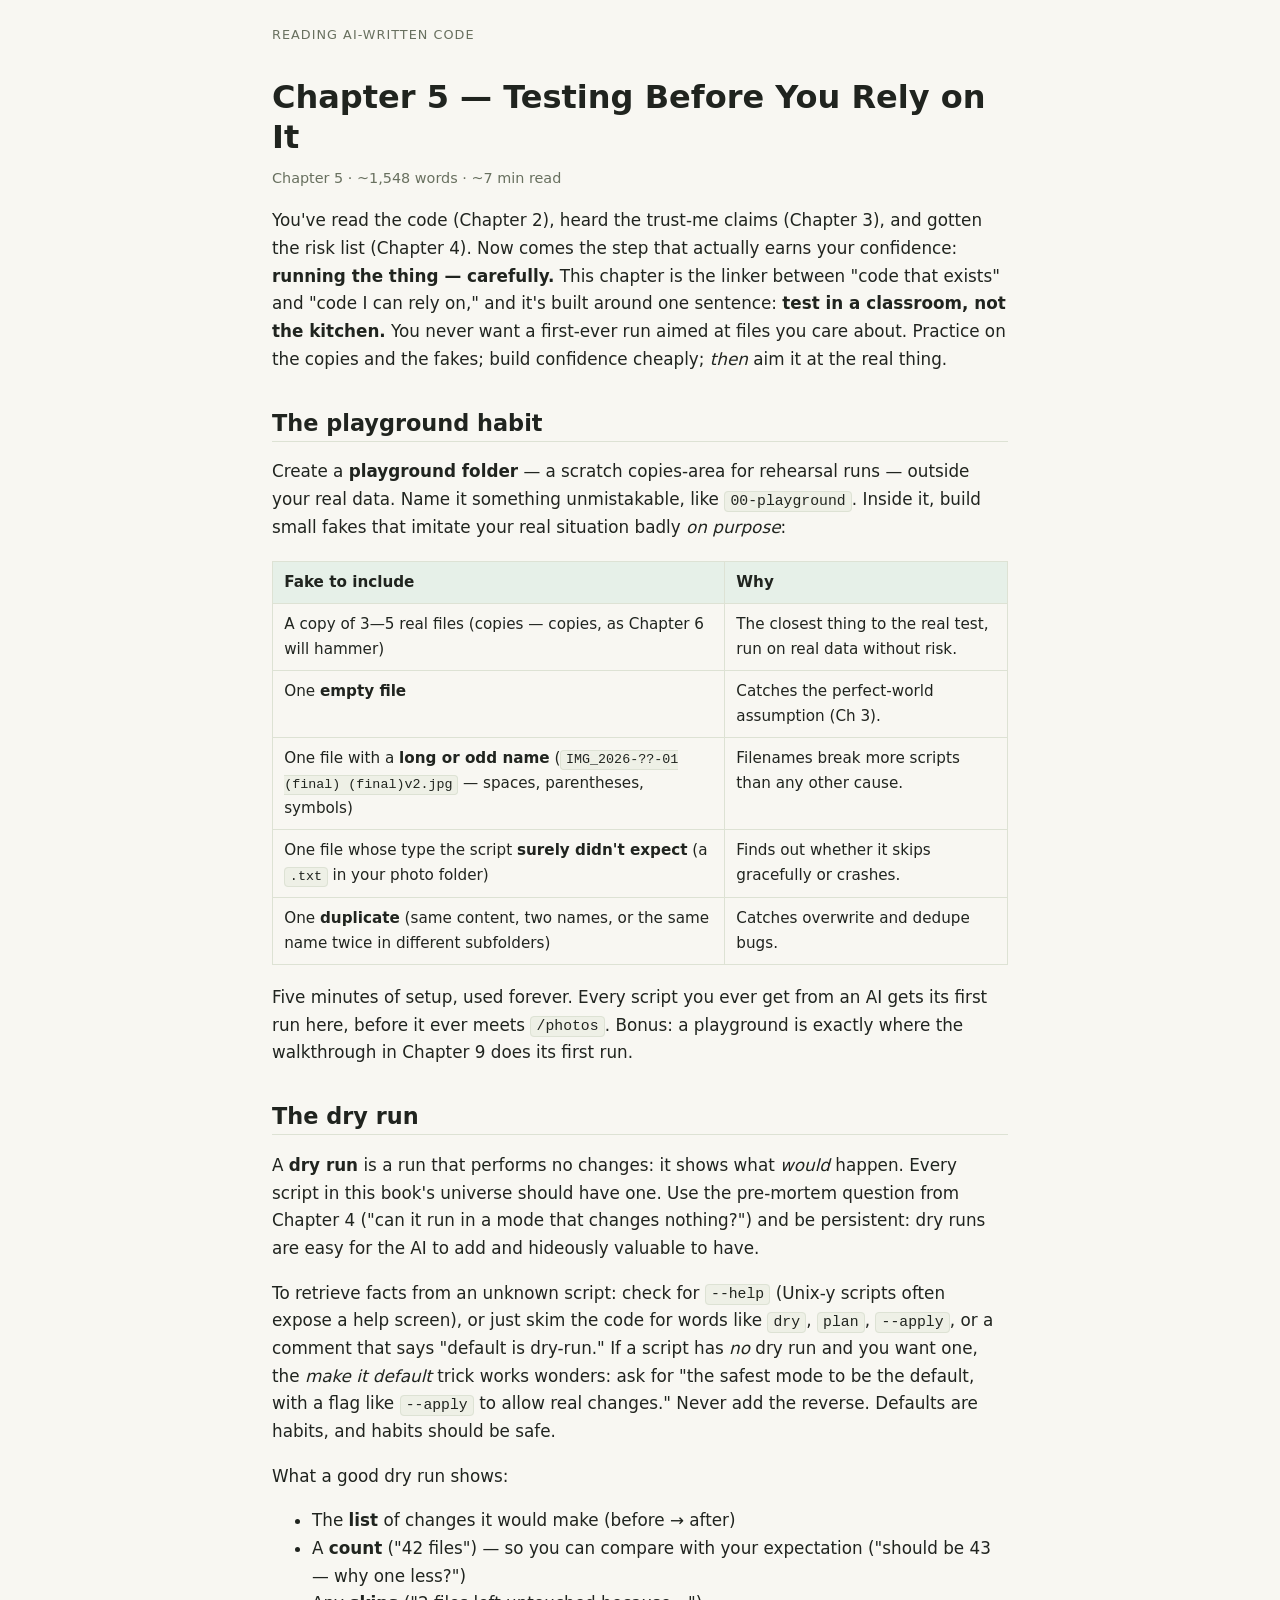
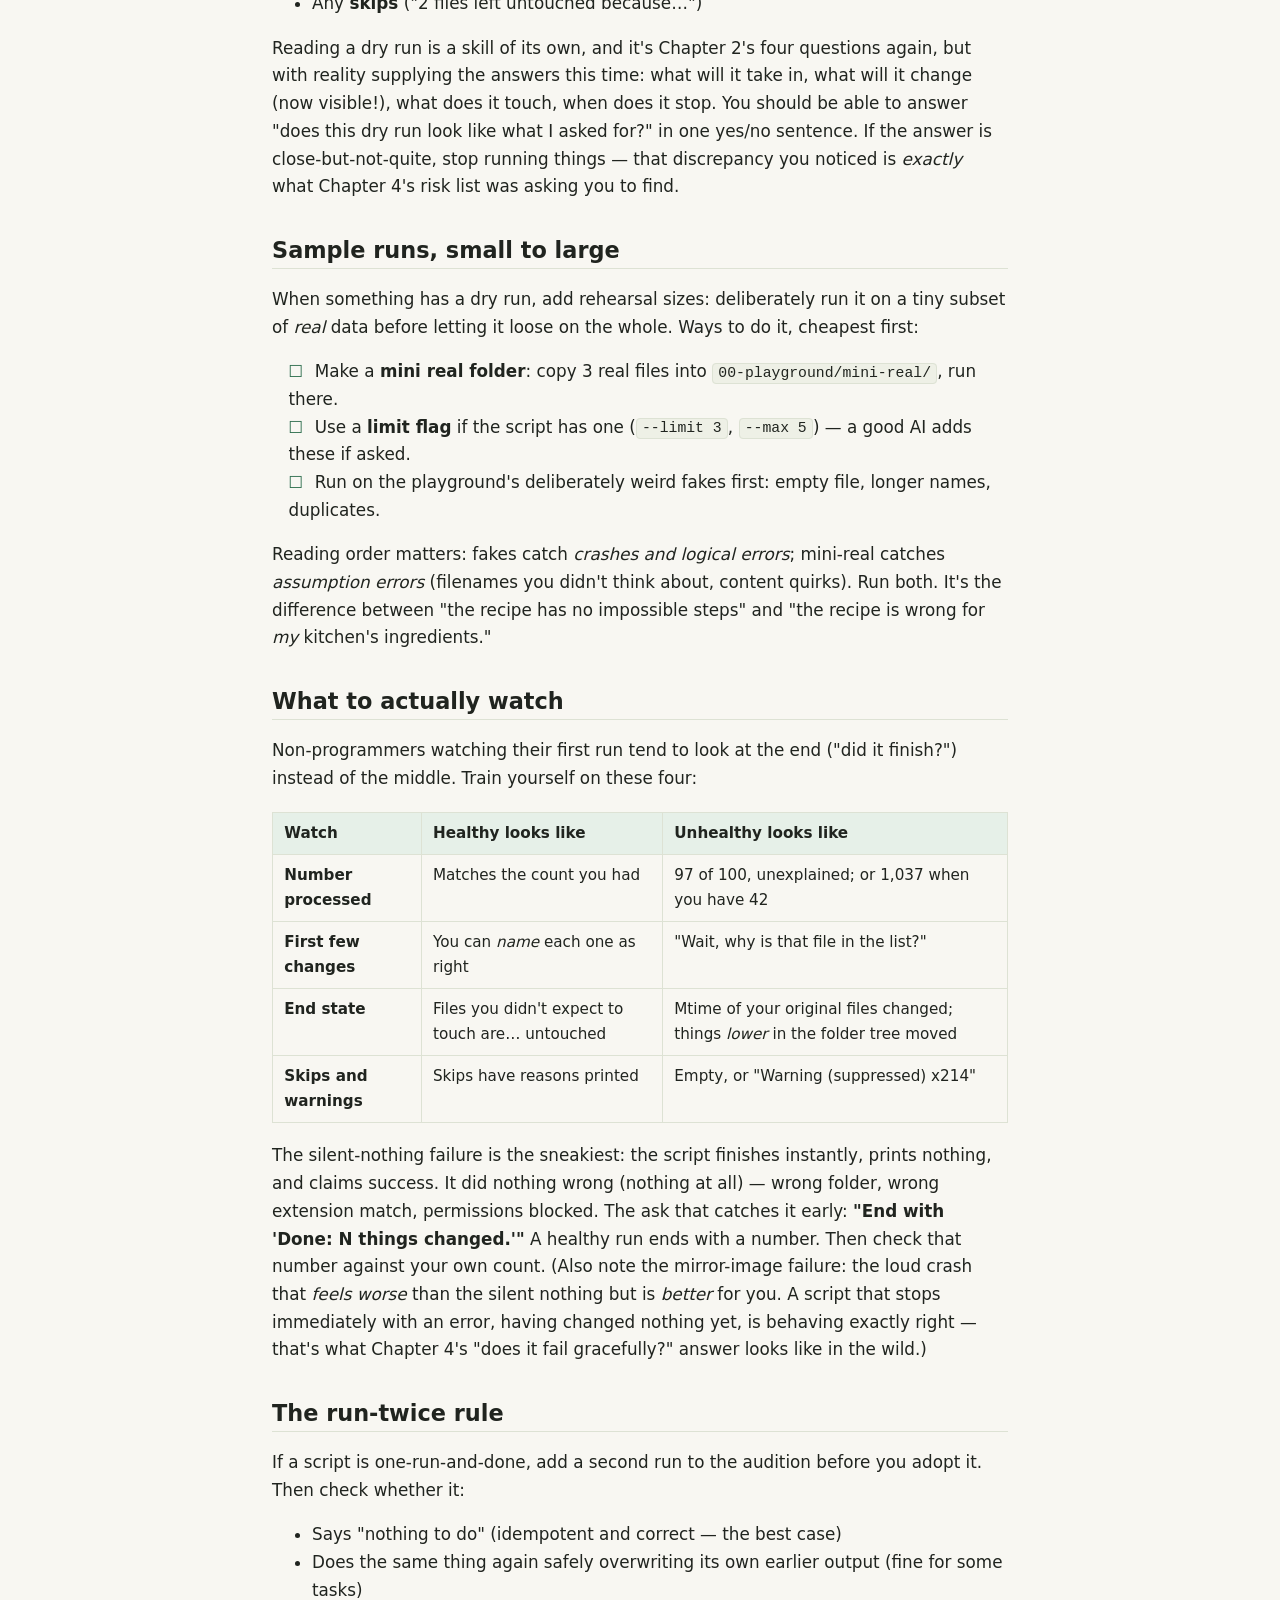
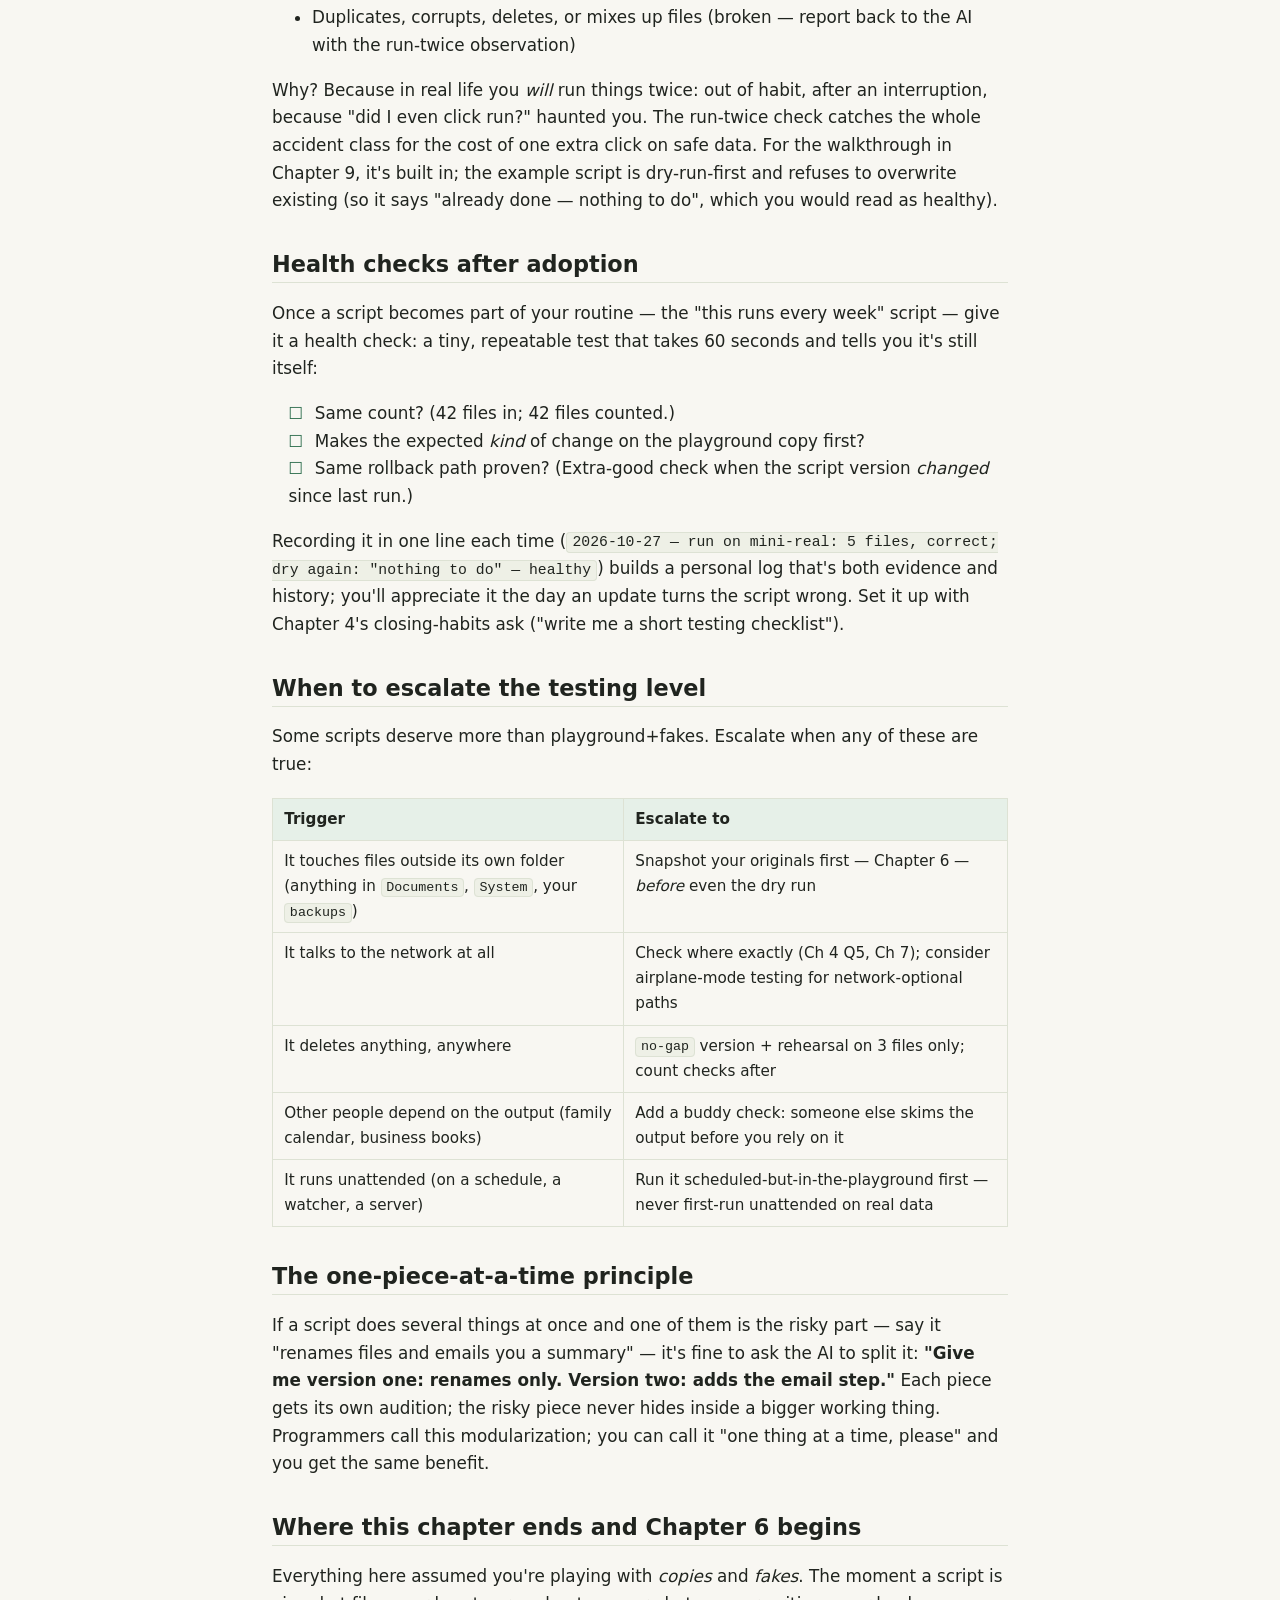
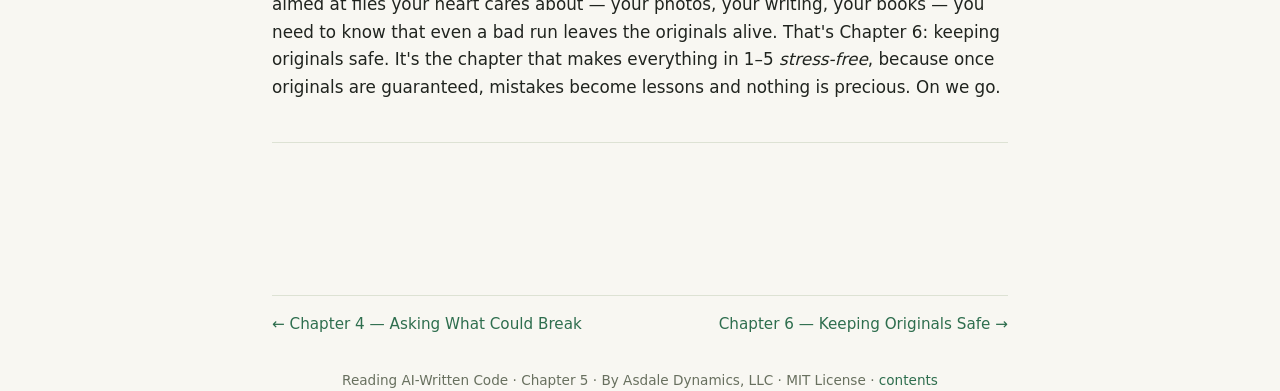
<file: site/05-testing-before-you-rely-on-it.html>
<!DOCTYPE html>
<html lang="en">
<head>
<meta charset="utf-8">
<meta name="viewport" content="width=device-width, initial-scale=1">
<meta name="description" content="Reading AI-Written Code — A non-coder's guide to using AI-written code safely, by Asdale Dynamics, LLC">
<title>Chapter 5 — Testing Before You Rely on It · Reading AI-Written Code</title>
<link rel="stylesheet" href="style.css">

</head>
<body>
<div class="site-header"><div class="bookmark"><a href="index.html">Reading AI-Written Code</a></div></div>
<main>
<h1>Chapter 5 — Testing Before You Rely on It</h1>
<div class="chapter-meta">Chapter 5 · ~1,548 words · ~7 min read</div>
<p>You've read the code (Chapter 2), heard the trust-me claims (Chapter 3), and gotten the risk list (Chapter 4). Now comes the step that actually earns your confidence: <strong>running the thing — carefully.</strong> This chapter is the linker between "code that exists" and "code I can rely on," and it's built around one sentence: <strong>test in a classroom, not the kitchen.</strong> You never want a first-ever run aimed at files you care about. Practice on the copies and the fakes; build confidence cheaply; <em>then</em> aim it at the real thing.</p>
<h2 id="the-playground-habit">The playground habit</h2>
<p>Create a <strong>playground folder</strong> — a scratch copies-area for rehearsal runs — outside your real data. Name it something unmistakable, like <code>00-playground</code>. Inside it, build small fakes that imitate your real situation badly <em>on purpose</em>:</p>
<table>
<thead>
<tr>
<th>Fake to include</th>
<th>Why</th>
</tr>
</thead>
<tbody>
<tr>
<td>A copy of 3—5 real files (copies — copies, as Chapter 6 will hammer)</td>
<td>The closest thing to the real test, run on real data without risk.</td>
</tr>
<tr>
<td>One <strong>empty file</strong></td>
<td>Catches the perfect-world assumption (Ch 3).</td>
</tr>
<tr>
<td>One file with a <strong>long or odd name</strong> (<code>IMG_2026-??-01 (final) (final)v2.jpg</code> — spaces, parentheses, symbols)</td>
<td>Filenames break more scripts than any other cause.</td>
</tr>
<tr>
<td>One file whose type the script <strong>surely didn't expect</strong> (a <code>.txt</code> in your photo folder)</td>
<td>Finds out whether it skips gracefully or crashes.</td>
</tr>
<tr>
<td>One <strong>duplicate</strong> (same content, two names, or the same name twice in different subfolders)</td>
<td>Catches overwrite and dedupe bugs.</td>
</tr>
</tbody>
</table>
<p>Five minutes of setup, used forever. Every script you ever get from an AI gets its first run here, before it ever meets <code>/photos</code>. Bonus: a playground is exactly where the walkthrough in Chapter 9 does its first run.</p>
<h2 id="the-dry-run">The dry run</h2>
<p>A <strong>dry run</strong> is a run that performs no changes: it shows what <em>would</em> happen. Every script in this book's universe should have one. Use the pre-mortem question from Chapter 4 ("can it run in a mode that changes nothing?") and be persistent: dry runs are easy for the AI to add and hideously valuable to have.</p>
<p>To retrieve facts from an unknown script: check for <code>--help</code> (Unix-y scripts often expose a help screen), or just skim the code for words like <code>dry</code>, <code>plan</code>, <code>--apply</code>, or a comment that says "default is dry-run." If a script has <em>no</em> dry run and you want one, the <em>make it default</em> trick works wonders: ask for "the safest mode to be the default, with a flag like <code>--apply</code> to allow real changes." Never add the reverse. Defaults are habits, and habits should be safe.</p>
<p>What a good dry run shows:</p>
<ul>
<li>The <strong>list</strong> of changes it would make (before → after)</li>
<li>A <strong>count</strong> ("42 files") — so you can compare with your expectation ("should be 43 — why one less?")</li>
<li>Any <strong>skips</strong> ("2 files left untouched because…")</li>
</ul>
<p>Reading a dry run is a skill of its own, and it's Chapter 2's four questions again, but with reality supplying the answers this time: what will it take in, what will it change (now visible!), what does it touch, when does it stop. You should be able to answer "does this dry run look like what I asked for?" in one yes/no sentence. If the answer is close-but-not-quite, stop running things — that discrepancy you noticed is <em>exactly</em> what Chapter 4's risk list was asking you to find.</p>
<h2 id="sample-runs-small-to-large">Sample runs, small to large</h2>
<p>When something has a dry run, add rehearsal sizes: deliberately run it on a tiny subset of <em>real</em> data before letting it loose on the whole. Ways to do it, cheapest first:</p>
<ul>
<li class="todo"><span class="box" aria-hidden="true">☐</span> Make a <strong>mini real folder</strong>: copy 3 real files into <code>00-playground/mini-real/</code>, run there.</li>
<li class="todo"><span class="box" aria-hidden="true">☐</span> Use a <strong>limit flag</strong> if the script has one (<code>--limit 3</code>, <code>--max 5</code>) — a good AI adds these if asked.</li>
<li class="todo"><span class="box" aria-hidden="true">☐</span> Run on the playground's deliberately weird fakes first: empty file, longer names, duplicates.</li>
</ul>
<p>Reading order matters: fakes catch <em>crashes and logical errors</em>; mini-real catches <em>assumption errors</em> (filenames you didn't think about, content quirks). Run both. It's the difference between "the recipe has no impossible steps" and "the recipe is wrong for <em>my</em> kitchen's ingredients."</p>
<h2 id="what-to-actually-watch">What to actually watch</h2>
<p>Non-programmers watching their first run tend to look at the end ("did it finish?") instead of the middle. Train yourself on these four:</p>
<table>
<thead>
<tr>
<th>Watch</th>
<th>Healthy looks like</th>
<th>Unhealthy looks like</th>
</tr>
</thead>
<tbody>
<tr>
<td><strong>Number processed</strong></td>
<td>Matches the count you had</td>
<td>97 of 100, unexplained; or 1,037 when you have 42</td>
</tr>
<tr>
<td><strong>First few changes</strong></td>
<td>You can <em>name</em> each one as right</td>
<td>"Wait, why is that file in the list?"</td>
</tr>
<tr>
<td><strong>End state</strong></td>
<td>Files you didn't expect to touch are… untouched</td>
<td>Mtime of your original files changed; things <em>lower</em> in the folder tree moved</td>
</tr>
<tr>
<td><strong>Skips and warnings</strong></td>
<td>Skips have reasons printed</td>
<td>Empty, or "Warning (suppressed) x214"</td>
</tr>
</tbody>
</table>
<p>The silent-nothing failure is the sneakiest: the script finishes instantly, prints nothing, and claims success. It did nothing wrong (nothing at all) — wrong folder, wrong extension match, permissions blocked. The ask that catches it early: <strong>"End with 'Done: N things changed.'"</strong> A healthy run ends with a number. Then check that number against your own count. (Also note the mirror-image failure: the loud crash that <em>feels worse</em> than the silent nothing but is <em>better</em> for you. A script that stops immediately with an error, having changed nothing yet, is behaving exactly right — that's what Chapter 4's "does it fail gracefully?" answer looks like in the wild.)</p>
<h2 id="the-run-twice-rule">The run-twice rule</h2>
<p>If a script is one-run-and-done, add a second run to the audition before you adopt it. Then check whether it:</p>
<ul>
<li>Says "nothing to do" (idempotent and correct — the best case)</li>
<li>Does the same thing again safely overwriting its own earlier output (fine for some tasks)</li>
<li>Duplicates, corrupts, deletes, or mixes up files (broken — report back to the AI with the run-twice observation)</li>
</ul>
<p>Why? Because in real life you <em>will</em> run things twice: out of habit, after an interruption, because "did I even click run?" haunted you. The run-twice check catches the whole accident class for the cost of one extra click on safe data. For the walkthrough in Chapter 9, it's built in; the example script is dry-run-first and refuses to overwrite existing (so it says "already done — nothing to do", which you would read as healthy).</p>
<h2 id="health-checks-after-adoption">Health checks after adoption</h2>
<p>Once a script becomes part of your routine — the "this runs every week" script — give it a health check: a tiny, repeatable test that takes 60 seconds and tells you it's still itself:</p>
<ul>
<li class="todo"><span class="box" aria-hidden="true">☐</span> Same count? (42 files in; 42 files counted.)</li>
<li class="todo"><span class="box" aria-hidden="true">☐</span> Makes the expected <em>kind</em> of change on the playground copy first?</li>
<li class="todo"><span class="box" aria-hidden="true">☐</span> Same rollback path proven? (Extra-good check when the script version <em>changed</em> since last run.)</li>
</ul>
<p>Recording it in one line each time (<code>2026-10-27 — run on mini-real: 5 files, correct; dry again: "nothing to do" — healthy</code>) builds a personal log that's both evidence and history; you'll appreciate it the day an update turns the script wrong. Set it up with Chapter 4's closing-habits ask ("write me a short testing checklist").</p>
<h2 id="when-to-escalate-the-testing-level">When to escalate the testing level</h2>
<p>Some scripts deserve more than playground+fakes. Escalate when any of these are true:</p>
<table>
<thead>
<tr>
<th>Trigger</th>
<th>Escalate to</th>
</tr>
</thead>
<tbody>
<tr>
<td>It touches files outside its own folder (anything in <code>Documents</code>, <code>System</code>, your <code>backups</code>)</td>
<td>Snapshot your originals first — Chapter 6 — <em>before</em> even the dry run</td>
</tr>
<tr>
<td>It talks to the network at all</td>
<td>Check where exactly (Ch 4 Q5, Ch 7); consider airplane-mode testing for network-optional paths</td>
</tr>
<tr>
<td>It deletes anything, anywhere</td>
<td><code>no-gap</code> version + rehearsal on 3 files only; count checks after</td>
</tr>
<tr>
<td>Other people depend on the output (family calendar, business books)</td>
<td>Add a buddy check: someone else skims the output before you rely on it</td>
</tr>
<tr>
<td>It runs unattended (on a schedule, a watcher, a server)</td>
<td>Run it scheduled-but-in-the-playground first — never first-run unattended on real data</td>
</tr>
</tbody>
</table>
<h2 id="the-one-piece-at-a-time-principle">The one-piece-at-a-time principle</h2>
<p>If a script does several things at once and one of them is the risky part — say it "renames files and emails you a summary" — it's fine to ask the AI to split it: <strong>"Give me version one: renames only. Version two: adds the email step."</strong> Each piece gets its own audition; the risky piece never hides inside a bigger working thing. Programmers call this modularization; you can call it "one thing at a time, please" and you get the same benefit.</p>
<h2 id="where-this-chapter-ends-and-chapter-6-begins">Where this chapter ends and Chapter 6 begins</h2>
<p>Everything here assumed you're playing with <em>copies</em> and <em>fakes</em>. The moment a script is aimed at files your heart cares about — your photos, your writing, your books — you need to know that even a bad run leaves the originals alive. That's Chapter 6: keeping originals safe. It's the chapter that makes everything in 1–5 <em>stress-free</em>, because once originals are guaranteed, mistakes become lessons and nothing is precious. On we go.</p>
<hr />
</main>
<div class="nav">
<a href="04-asking-what-could-break.html">← Chapter 4 — Asking What Could Break</a>
<a href="06-keeping-originals-safe.html">Chapter 6 — Keeping Originals Safe →</a>
</div>
<div class="footer">Reading AI-Written Code · Chapter 5 · By Asdale Dynamics, LLC · MIT License · <a href="index.html">contents</a></div>
</body>
</html>
</file>
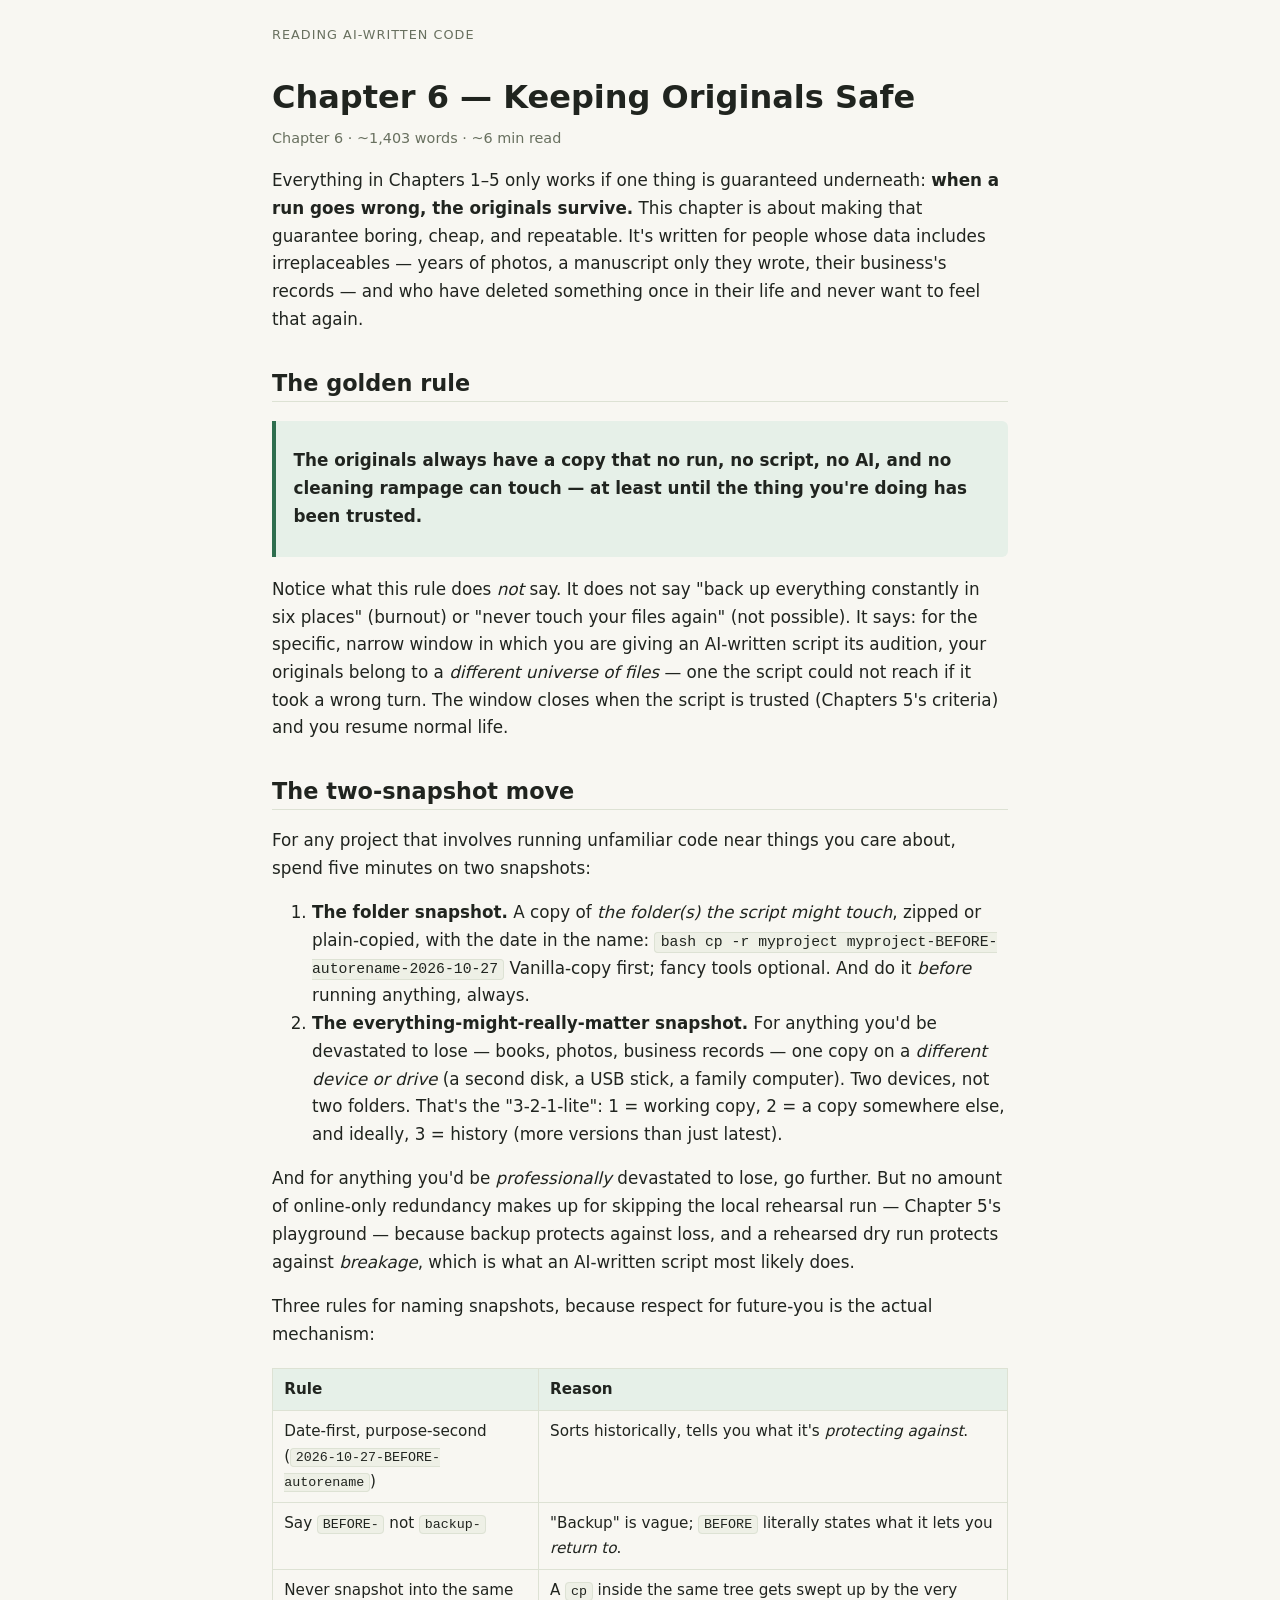
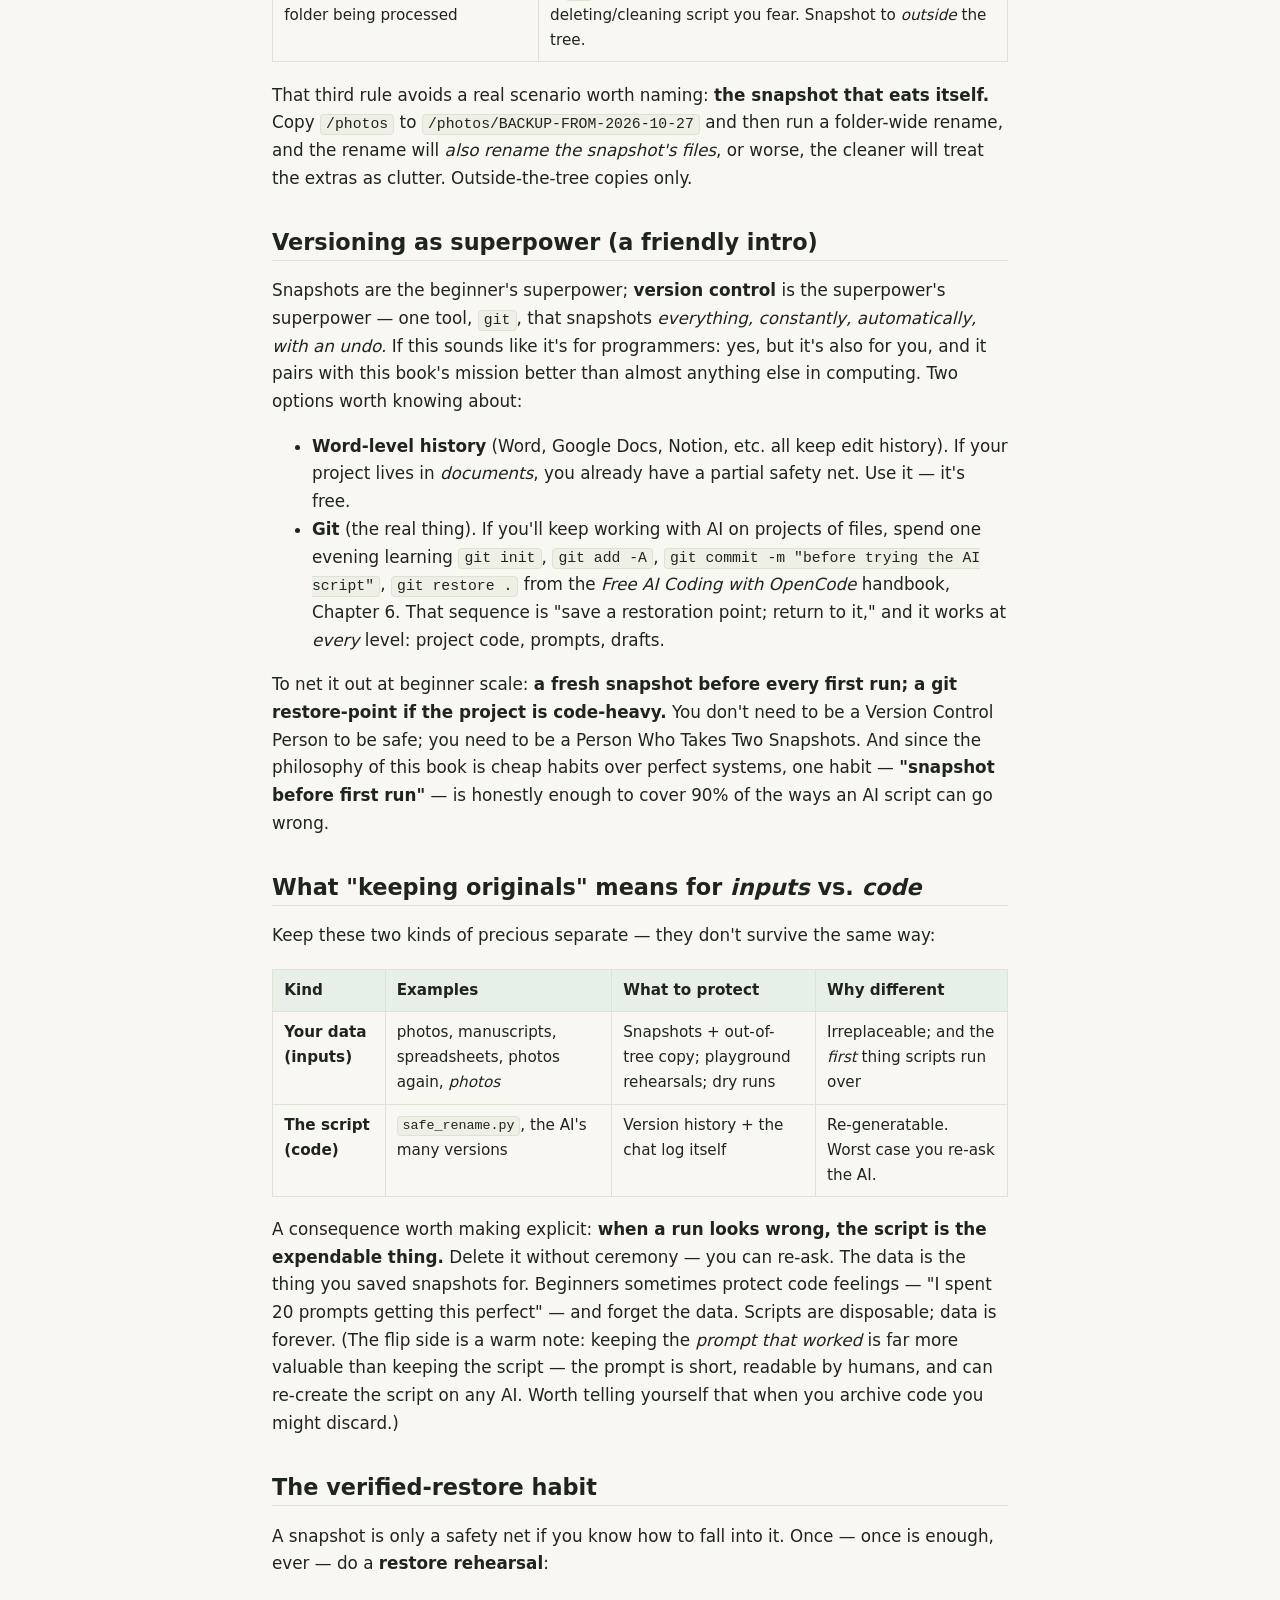
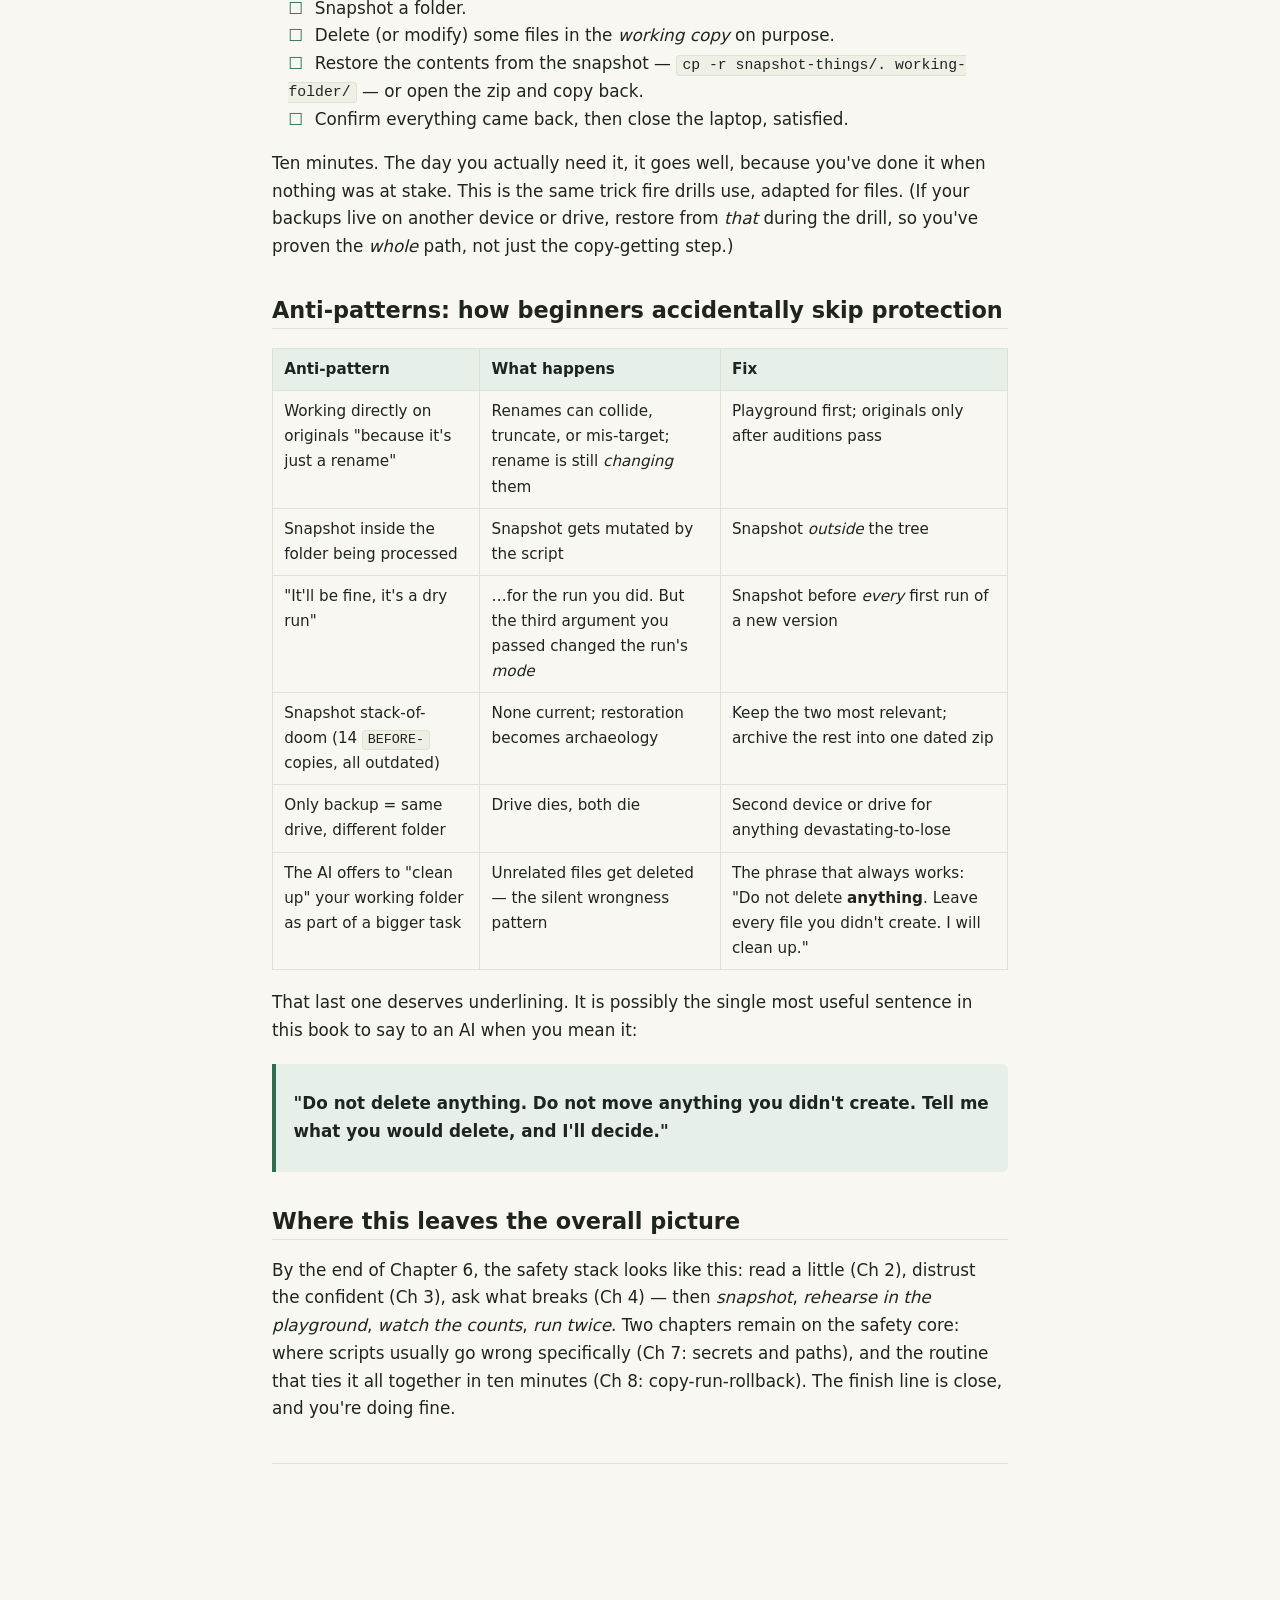
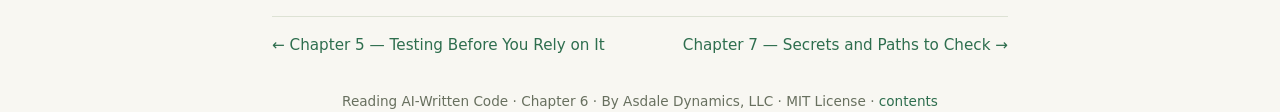
<file: site/06-keeping-originals-safe.html>
<!DOCTYPE html>
<html lang="en">
<head>
<meta charset="utf-8">
<meta name="viewport" content="width=device-width, initial-scale=1">
<meta name="description" content="Reading AI-Written Code — A non-coder's guide to using AI-written code safely, by Asdale Dynamics, LLC">
<title>Chapter 6 — Keeping Originals Safe · Reading AI-Written Code</title>
<link rel="stylesheet" href="style.css">

</head>
<body>
<div class="site-header"><div class="bookmark"><a href="index.html">Reading AI-Written Code</a></div></div>
<main>
<h1>Chapter 6 — Keeping Originals Safe</h1>
<div class="chapter-meta">Chapter 6 · ~1,403 words · ~6 min read</div>
<p>Everything in Chapters 1–5 only works if one thing is guaranteed underneath: <strong>when a run goes wrong, the originals survive.</strong> This chapter is about making that guarantee boring, cheap, and repeatable. It's written for people whose data includes irreplaceables — years of photos, a manuscript only they wrote, their business's records — and who have deleted something once in their life and never want to feel that again.</p>
<h2 id="the-golden-rule">The golden rule</h2>
<blockquote>
<p><strong>The originals always have a copy that no run, no script, no AI, and no cleaning rampage can touch — at least until the thing you're doing has been trusted.</strong></p>
</blockquote>
<p>Notice what this rule does <em>not</em> say. It does not say "back up everything constantly in six places" (burnout) or "never touch your files again" (not possible). It says: for the specific, narrow window in which you are giving an AI-written script its audition, your originals belong to a <em>different universe of files</em> — one the script could not reach if it took a wrong turn. The window closes when the script is trusted (Chapters 5's criteria) and you resume normal life.</p>
<h2 id="the-two-snapshot-move">The two-snapshot move</h2>
<p>For any project that involves running unfamiliar code near things you care about, spend five minutes on two snapshots:</p>
<ol>
<li><strong>The folder snapshot.</strong> A copy of <em>the folder(s) the script might touch</em>, zipped or plain-copied, with the date in the name:
   <code>bash
   cp -r myproject myproject-BEFORE-autorename-2026-10-27</code>
   Vanilla-copy first; fancy tools optional. And do it <em>before</em> running anything, always.</li>
<li><strong>The everything-might-really-matter snapshot.</strong> For anything you'd be devastated to lose — books, photos, business records — one copy on a <em>different device or drive</em> (a second disk, a USB stick, a family computer). Two devices, not two folders. That's the "3-2-1-lite": 1 = working copy, 2 = a copy somewhere else, and ideally, 3 = history (more versions than just latest).</li>
</ol>
<p>And for anything you'd be <em>professionally</em> devastated to lose, go further. But no amount of online-only redundancy makes up for skipping the local rehearsal run — Chapter 5's playground — because backup protects against loss, and a rehearsed dry run protects against <em>breakage</em>, which is what an AI-written script most likely does.</p>
<p>Three rules for naming snapshots, because respect for future-you is the actual mechanism:</p>
<table>
<thead>
<tr>
<th>Rule</th>
<th>Reason</th>
</tr>
</thead>
<tbody>
<tr>
<td>Date-first, purpose-second (<code>2026-10-27-BEFORE-autorename</code>)</td>
<td>Sorts historically, tells you what it's <em>protecting against</em>.</td>
</tr>
<tr>
<td>Say <code>BEFORE-</code> not <code>backup-</code></td>
<td>"Backup" is vague; <code>BEFORE</code> literally states what it lets you <em>return to</em>.</td>
</tr>
<tr>
<td>Never snapshot into the same folder being processed</td>
<td>A <code>cp</code> inside the same tree gets swept up by the very deleting/cleaning script you fear. Snapshot to <em>outside</em> the tree.</td>
</tr>
</tbody>
</table>
<p>That third rule avoids a real scenario worth naming: <strong>the snapshot that eats itself.</strong> Copy <code>/photos</code> to <code>/photos/BACKUP-FROM-2026-10-27</code> and then run a folder-wide rename, and the rename will <em>also rename the snapshot's files</em>, or worse, the cleaner will treat the extras as clutter. Outside-the-tree copies only.</p>
<h2 id="versioning-as-superpower-a-friendly-intro">Versioning as superpower (a friendly intro)</h2>
<p>Snapshots are the beginner's superpower; <strong>version control</strong> is the superpower's superpower — one tool, <code>git</code>, that snapshots <em>everything, constantly, automatically, with an undo.</em> If this sounds like it's for programmers: yes, but it's also for you, and it pairs with this book's mission better than almost anything else in computing. Two options worth knowing about:</p>
<ul>
<li><strong>Word-level history</strong> (Word, Google Docs, Notion, etc. all keep edit history). If your project lives in <em>documents</em>, you already have a partial safety net. Use it — it's free.</li>
<li><strong>Git</strong> (the real thing). If you'll keep working with AI on projects of files, spend one evening learning <code>git init</code>, <code>git add -A</code>, <code>git commit -m "before trying the AI script"</code>, <code>git restore .</code> from the <em>Free AI Coding with OpenCode</em> handbook, Chapter 6. That sequence is "save a restoration point; return to it," and it works at <em>every</em> level: project code, prompts, drafts.</li>
</ul>
<p>To net it out at beginner scale: <strong>a fresh snapshot before every first run; a git restore-point if the project is code-heavy.</strong> You don't need to be a Version Control Person to be safe; you need to be a Person Who Takes Two Snapshots. And since the philosophy of this book is cheap habits over perfect systems, one habit — <strong>"snapshot before first run"</strong> — is honestly enough to cover 90% of the ways an AI script can go wrong.</p>
<h2 id="what-keeping-originals-means-for-inputs-vs-code">What "keeping originals" means for <em>inputs</em> vs. <em>code</em></h2>
<p>Keep these two kinds of precious separate — they don't survive the same way:</p>
<table>
<thead>
<tr>
<th>Kind</th>
<th>Examples</th>
<th>What to protect</th>
<th>Why different</th>
</tr>
</thead>
<tbody>
<tr>
<td><strong>Your data (inputs)</strong></td>
<td>photos, manuscripts, spreadsheets, photos again, <em>photos</em></td>
<td>Snapshots + out-of-tree copy; playground rehearsals; dry runs</td>
<td>Irreplaceable; and the <em>first</em> thing scripts run over</td>
</tr>
<tr>
<td><strong>The script (code)</strong></td>
<td><code>safe_rename.py</code>, the AI's many versions</td>
<td>Version history + the chat log itself</td>
<td>Re-generatable. Worst case you re-ask the AI.</td>
</tr>
</tbody>
</table>
<p>A consequence worth making explicit: <strong>when a run looks wrong, the script is the expendable thing.</strong> Delete it without ceremony — you can re-ask. The data is the thing you saved snapshots for. Beginners sometimes protect code feelings — "I spent 20 prompts getting this perfect" — and forget the data. Scripts are disposable; data is forever. (The flip side is a warm note: keeping the <em>prompt that worked</em> is far more valuable than keeping the script — the prompt is short, readable by humans, and can re-create the script on any AI. Worth telling yourself that when you archive code you might discard.)</p>
<h2 id="the-verified-restore-habit">The verified-restore habit</h2>
<p>A snapshot is only a safety net if you know how to fall into it. Once — once is enough, ever — do a <strong>restore rehearsal</strong>:</p>
<ul>
<li class="todo"><span class="box" aria-hidden="true">☐</span> Snapshot a folder.</li>
<li class="todo"><span class="box" aria-hidden="true">☐</span> Delete (or modify) some files in the <em>working copy</em> on purpose.</li>
<li class="todo"><span class="box" aria-hidden="true">☐</span> Restore the contents from the snapshot — <code>cp -r snapshot-things/. working-folder/</code> — or open the zip and copy back.</li>
<li class="todo"><span class="box" aria-hidden="true">☐</span> Confirm everything came back, then close the laptop, satisfied.</li>
</ul>
<p>Ten minutes. The day you actually need it, it goes well, because you've done it when nothing was at stake. This is the same trick fire drills use, adapted for files. (If your backups live on another device or drive, restore from <em>that</em> during the drill, so you've proven the <em>whole</em> path, not just the copy-getting step.)</p>
<h2 id="anti-patterns-how-beginners-accidentally-skip-protection">Anti-patterns: how beginners accidentally skip protection</h2>
<table>
<thead>
<tr>
<th>Anti-pattern</th>
<th>What happens</th>
<th>Fix</th>
</tr>
</thead>
<tbody>
<tr>
<td>Working directly on originals "because it's just a rename"</td>
<td>Renames can collide, truncate, or mis-target; rename is still <em>changing</em> them</td>
<td>Playground first; originals only after auditions pass</td>
</tr>
<tr>
<td>Snapshot inside the folder being processed</td>
<td>Snapshot gets mutated by the script</td>
<td>Snapshot <em>outside</em> the tree</td>
</tr>
<tr>
<td>"It'll be fine, it's a dry run"</td>
<td>…for the run you did. But the third argument you passed changed the run's <em>mode</em></td>
<td>Snapshot before <em>every</em> first run of a new version</td>
</tr>
<tr>
<td>Snapshot stack-of-doom (14 <code>BEFORE-</code> copies, all outdated)</td>
<td>None current; restoration becomes archaeology</td>
<td>Keep the two most relevant; archive the rest into one dated zip</td>
</tr>
<tr>
<td>Only backup = same drive, different folder</td>
<td>Drive dies, both die</td>
<td>Second device or drive for anything devastating-to-lose</td>
</tr>
<tr>
<td>The AI offers to "clean up" your working folder as part of a bigger task</td>
<td>Unrelated files get deleted — the silent wrongness pattern</td>
<td>The phrase that always works: "Do not delete <strong>anything</strong>. Leave every file you didn't create. I will clean up."</td>
</tr>
</tbody>
</table>
<p>That last one deserves underlining. It is possibly the single most useful sentence in this book to say to an AI when you mean it:</p>
<blockquote>
<p><strong>"Do not delete anything. Do not move anything you didn't create. Tell me what you would delete, and I'll decide."</strong></p>
</blockquote>
<h2 id="where-this-leaves-the-overall-picture">Where this leaves the overall picture</h2>
<p>By the end of Chapter 6, the safety stack looks like this: read a little (Ch 2), distrust the confident (Ch 3), ask what breaks (Ch 4) — then <em>snapshot</em>, <em>rehearse in the playground</em>, <em>watch the counts</em>, <em>run twice</em>. Two chapters remain on the safety core: where scripts usually go wrong specifically (Ch 7: secrets and paths), and the routine that ties it all together in ten minutes (Ch 8: copy-run-rollback). The finish line is close, and you're doing fine.</p>
<hr />
</main>
<div class="nav">
<a href="05-testing-before-you-rely-on-it.html">← Chapter 5 — Testing Before You Rely on It</a>
<a href="07-secrets-and-paths-to-check.html">Chapter 7 — Secrets and Paths to Check →</a>
</div>
<div class="footer">Reading AI-Written Code · Chapter 6 · By Asdale Dynamics, LLC · MIT License · <a href="index.html">contents</a></div>
</body>
</html>
</file>
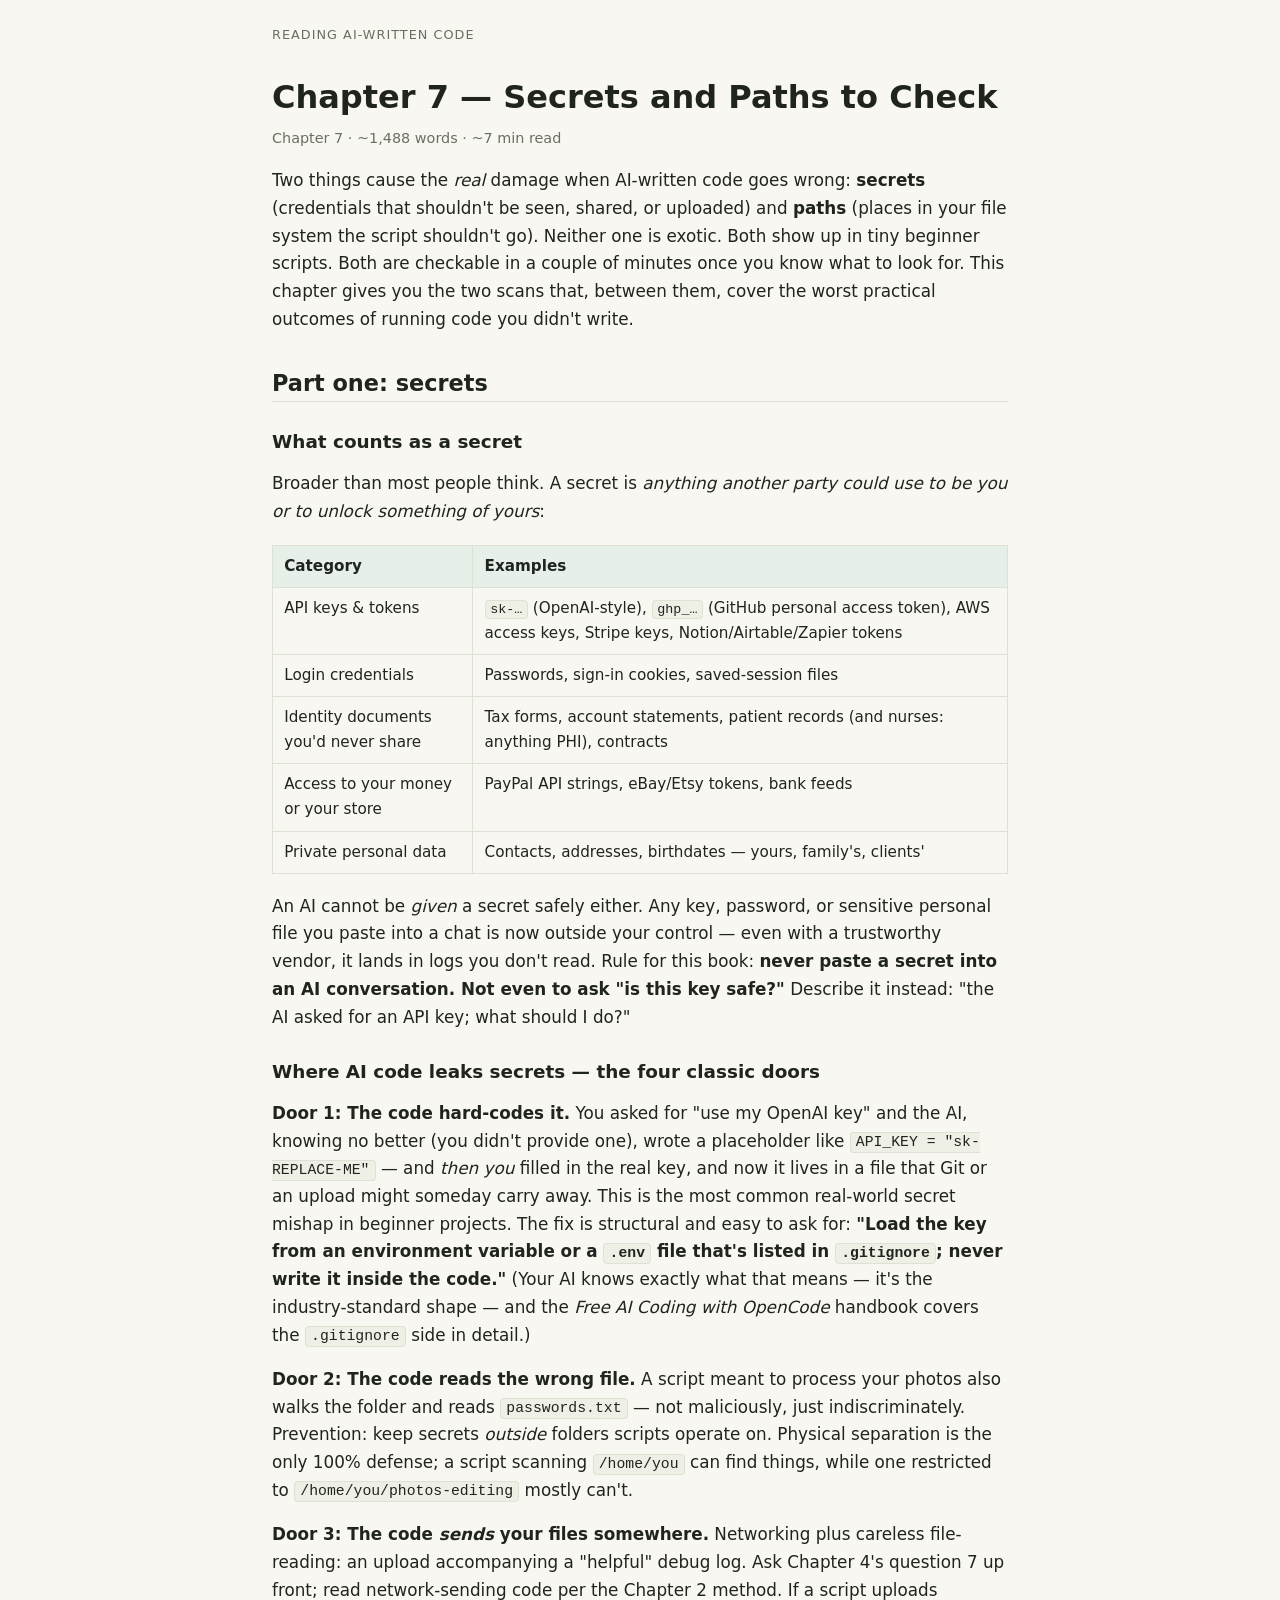
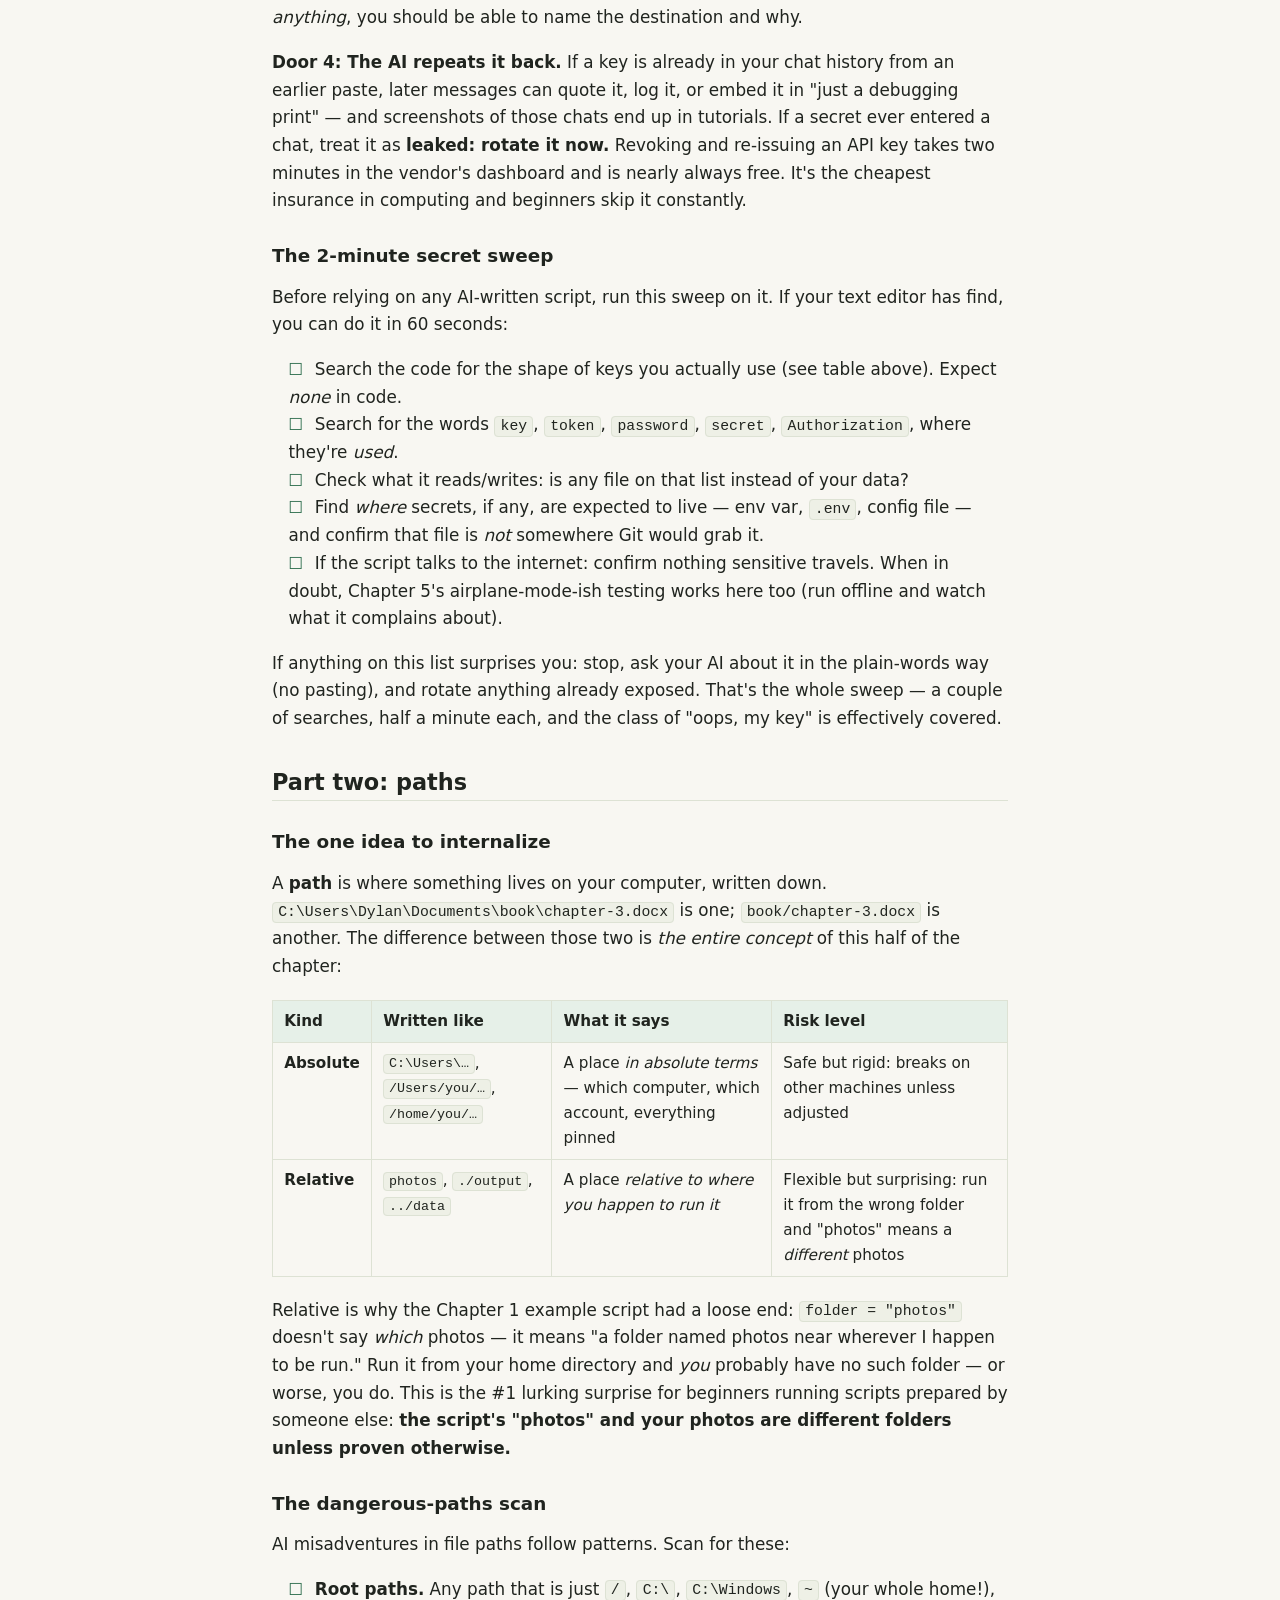
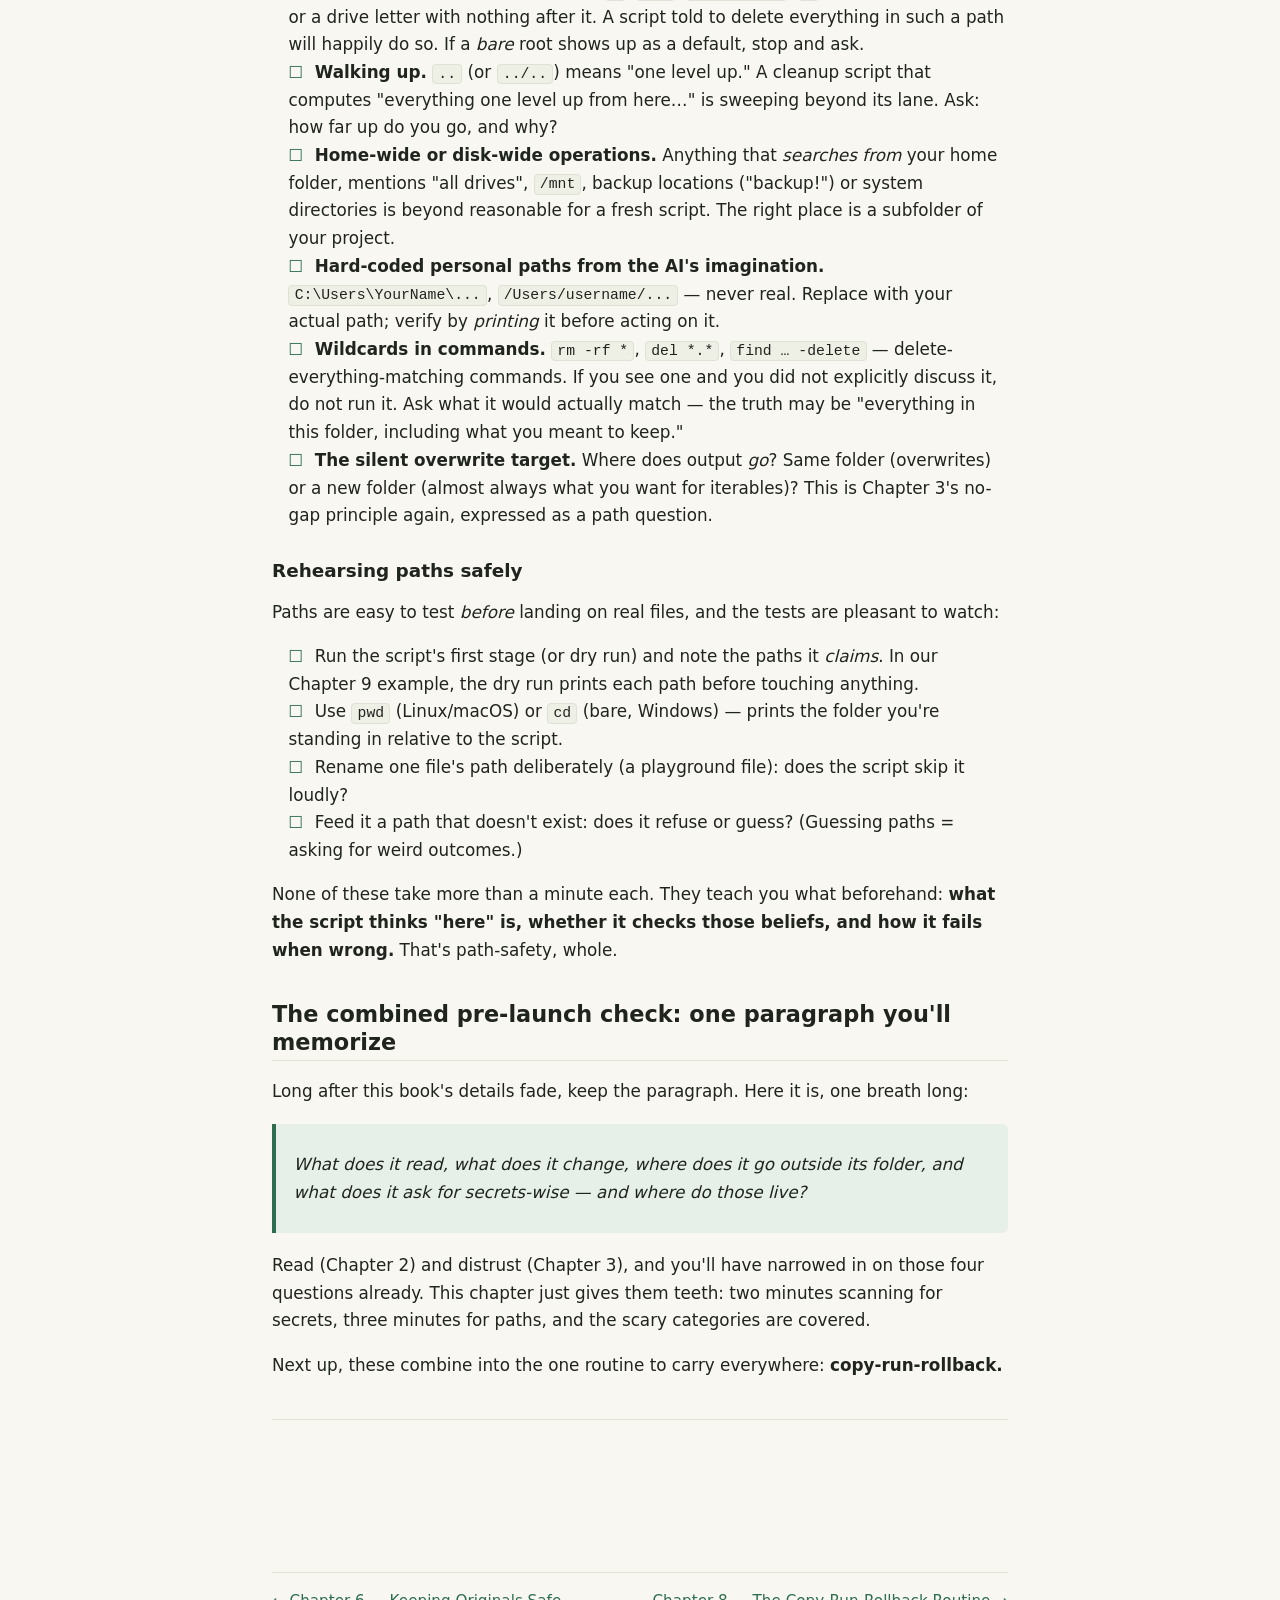
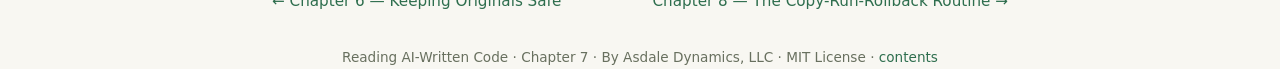
<file: site/07-secrets-and-paths-to-check.html>
<!DOCTYPE html>
<html lang="en">
<head>
<meta charset="utf-8">
<meta name="viewport" content="width=device-width, initial-scale=1">
<meta name="description" content="Reading AI-Written Code — A non-coder's guide to using AI-written code safely, by Asdale Dynamics, LLC">
<title>Chapter 7 — Secrets and Paths to Check · Reading AI-Written Code</title>
<link rel="stylesheet" href="style.css">

</head>
<body>
<div class="site-header"><div class="bookmark"><a href="index.html">Reading AI-Written Code</a></div></div>
<main>
<h1>Chapter 7 — Secrets and Paths to Check</h1>
<div class="chapter-meta">Chapter 7 · ~1,488 words · ~7 min read</div>
<p>Two things cause the <em>real</em> damage when AI-written code goes wrong: <strong>secrets</strong> (credentials that shouldn't be seen, shared, or uploaded) and <strong>paths</strong> (places in your file system the script shouldn't go). Neither one is exotic. Both show up in tiny beginner scripts. Both are checkable in a couple of minutes once you know what to look for. This chapter gives you the two scans that, between them, cover the worst practical outcomes of running code you didn't write.</p>
<h2 id="part-one-secrets">Part one: secrets</h2>
<h3 id="what-counts-as-a-secret">What counts as a secret</h3>
<p>Broader than most people think. A secret is <em>anything another party could use to be you or to unlock something of yours</em>:</p>
<table>
<thead>
<tr>
<th>Category</th>
<th>Examples</th>
</tr>
</thead>
<tbody>
<tr>
<td>API keys &amp; tokens</td>
<td><code>sk-…</code> (OpenAI-style), <code>ghp_…</code> (GitHub personal access token), AWS access keys, Stripe keys, Notion/Airtable/Zapier tokens</td>
</tr>
<tr>
<td>Login credentials</td>
<td>Passwords, sign-in cookies, saved-session files</td>
</tr>
<tr>
<td>Identity documents you'd never share</td>
<td>Tax forms, account statements, patient records (and nurses: anything PHI), contracts</td>
</tr>
<tr>
<td>Access to your money or your store</td>
<td>PayPal API strings, eBay/Etsy tokens, bank feeds</td>
</tr>
<tr>
<td>Private personal data</td>
<td>Contacts, addresses, birthdates — yours, family's, clients'</td>
</tr>
</tbody>
</table>
<p>An AI cannot be <em>given</em> a secret safely either. Any key, password, or sensitive personal file you paste into a chat is now outside your control — even with a trustworthy vendor, it lands in logs you don't read. Rule for this book: <strong>never paste a secret into an AI conversation. Not even to ask "is this key safe?"</strong> Describe it instead: "the AI asked for an API key; what should I do?"</p>
<h3 id="where-ai-code-leaks-secrets-the-four-classic-doors">Where AI code leaks secrets — the four classic doors</h3>
<p><strong>Door 1: The code hard-codes it.</strong> You asked for "use my OpenAI key" and the AI, knowing no better (you didn't provide one), wrote a placeholder like <code>API_KEY = "sk-REPLACE-ME"</code> — and <em>then you</em> filled in the real key, and now it lives in a file that Git or an upload might someday carry away. This is the most common real-world secret mishap in beginner projects. The fix is structural and easy to ask for: <strong>"Load the key from an environment variable or a <code>.env</code> file that's listed in <code>.gitignore</code>; never write it inside the code."</strong> (Your AI knows exactly what that means — it's the industry-standard shape — and the <em>Free AI Coding with OpenCode</em> handbook covers the <code>.gitignore</code> side in detail.)</p>
<p><strong>Door 2: The code reads the wrong file.</strong> A script meant to process your photos also walks the folder and reads <code>passwords.txt</code> — not maliciously, just indiscriminately. Prevention: keep secrets <em>outside</em> folders scripts operate on. Physical separation is the only 100% defense; a script scanning <code>/home/you</code> can find things, while one restricted to <code>/home/you/photos-editing</code> mostly can't.</p>
<p><strong>Door 3: The code <em>sends</em> your files somewhere.</strong> Networking plus careless file-reading: an upload accompanying a "helpful" debug log. Ask Chapter 4's question 7 up front; read network-sending code per the Chapter 2 method. If a script uploads <em>anything</em>, you should be able to name the destination and why.</p>
<p><strong>Door 4: The AI repeats it back.</strong> If a key is already in your chat history from an earlier paste, later messages can quote it, log it, or embed it in "just a debugging print" — and screenshots of those chats end up in tutorials. If a secret ever entered a chat, treat it as <strong>leaked: rotate it now.</strong> Revoking and re-issuing an API key takes two minutes in the vendor's dashboard and is nearly always free. It's the cheapest insurance in computing and beginners skip it constantly.</p>
<h3 id="the-2-minute-secret-sweep">The 2-minute secret sweep</h3>
<p>Before relying on any AI-written script, run this sweep on it. If your text editor has find, you can do it in 60 seconds:</p>
<ul>
<li class="todo"><span class="box" aria-hidden="true">☐</span> Search the code for the shape of keys you actually use (see table above). Expect <em>none</em> in code.</li>
<li class="todo"><span class="box" aria-hidden="true">☐</span> Search for the words <code>key</code>, <code>token</code>, <code>password</code>, <code>secret</code>, <code>Authorization</code>, where they're <em>used</em>.</li>
<li class="todo"><span class="box" aria-hidden="true">☐</span> Check what it reads/writes: is any file on that list instead of your data?</li>
<li class="todo"><span class="box" aria-hidden="true">☐</span> Find <em>where</em> secrets, if any, are expected to live — env var, <code>.env</code>, config file — and confirm that file is <em>not</em> somewhere Git would grab it.</li>
<li class="todo"><span class="box" aria-hidden="true">☐</span> If the script talks to the internet: confirm nothing sensitive travels. When in doubt, Chapter 5's airplane-mode-ish testing works here too (run offline and watch what it complains about).</li>
</ul>
<p>If anything on this list surprises you: stop, ask your AI about it in the plain-words way (no pasting), and rotate anything already exposed. That's the whole sweep — a couple of searches, half a minute each, and the class of "oops, my key" is effectively covered.</p>
<h2 id="part-two-paths">Part two: paths</h2>
<h3 id="the-one-idea-to-internalize">The one idea to internalize</h3>
<p>A <strong>path</strong> is where something lives on your computer, written down. <code>C:\Users\Dylan\Documents\book\chapter-3.docx</code> is one; <code>book/chapter-3.docx</code> is another. The difference between those two is <em>the entire concept</em> of this half of the chapter:</p>
<table>
<thead>
<tr>
<th>Kind</th>
<th>Written like</th>
<th>What it says</th>
<th>Risk level</th>
</tr>
</thead>
<tbody>
<tr>
<td><strong>Absolute</strong></td>
<td><code>C:\Users\…</code>, <code>/Users/you/…</code>, <code>/home/you/…</code></td>
<td>A place <em>in absolute terms</em> — which computer, which account, everything pinned</td>
<td>Safe but rigid: breaks on other machines unless adjusted</td>
</tr>
<tr>
<td><strong>Relative</strong></td>
<td><code>photos</code>, <code>./output</code>, <code>../data</code></td>
<td>A place <em>relative to where you happen to run it</em></td>
<td>Flexible but surprising: run it from the wrong folder and "photos" means a <em>different</em> photos</td>
</tr>
</tbody>
</table>
<p>Relative is why the Chapter 1 example script had a loose end: <code>folder = "photos"</code> doesn't say <em>which</em> photos — it means "a folder named photos near wherever I happen to be run." Run it from your home directory and <em>you</em> probably have no such folder — or worse, you do. This is the #1 lurking surprise for beginners running scripts prepared by someone else: <strong>the script's "photos" and your photos are different folders unless proven otherwise.</strong></p>
<h3 id="the-dangerous-paths-scan">The dangerous-paths scan</h3>
<p>AI misadventures in file paths follow patterns. Scan for these:</p>
<ul>
<li class="todo"><span class="box" aria-hidden="true">☐</span> <strong>Root paths.</strong> Any path that is just <code>/</code>, <code>C:\</code>, <code>C:\Windows</code>, <code>~</code> (your whole home!), or a drive letter with nothing after it. A script told to delete everything in such a path will happily do so. If a <em>bare</em> root shows up as a default, stop and ask.</li>
<li class="todo"><span class="box" aria-hidden="true">☐</span> <strong>Walking up.</strong> <code>..</code> (or <code>../..</code>) means "one level up." A cleanup script that computes "everything one level up from here…" is sweeping beyond its lane. Ask: how far up do you go, and why?</li>
<li class="todo"><span class="box" aria-hidden="true">☐</span> <strong>Home-wide or disk-wide operations.</strong> Anything that <em>searches from</em> your home folder, mentions "all drives", <code>/mnt</code>, backup locations ("backup!") or system directories is beyond reasonable for a fresh script. The right place is a subfolder of your project.</li>
<li class="todo"><span class="box" aria-hidden="true">☐</span> <strong>Hard-coded personal paths from the AI's imagination.</strong> <code>C:\Users\YourName\...</code>, <code>/Users/username/...</code> — never real. Replace with your actual path; verify by <em>printing</em> it before acting on it.</li>
<li class="todo"><span class="box" aria-hidden="true">☐</span> <strong>Wildcards in commands.</strong> <code>rm -rf *</code>, <code>del *.*</code>, <code>find … -delete</code> — delete-everything-matching commands. If you see one and you did not explicitly discuss it, do not run it. Ask what it would actually match — the truth may be "everything in this folder, including what you meant to keep."</li>
<li class="todo"><span class="box" aria-hidden="true">☐</span> <strong>The silent overwrite target.</strong> Where does output <em>go</em>? Same folder (overwrites) or a new folder (almost always what you want for iterables)? This is Chapter 3's no-gap principle again, expressed as a path question.</li>
</ul>
<h3 id="rehearsing-paths-safely">Rehearsing paths safely</h3>
<p>Paths are easy to test <em>before</em> landing on real files, and the tests are pleasant to watch:</p>
<ul>
<li class="todo"><span class="box" aria-hidden="true">☐</span> Run the script's first stage (or dry run) and note the paths it <em>claims</em>. In our Chapter 9 example, the dry run prints each path before touching anything.</li>
<li class="todo"><span class="box" aria-hidden="true">☐</span> Use <code>pwd</code> (Linux/macOS) or <code>cd</code> (bare, Windows) — prints the folder you're standing in relative to the script.</li>
<li class="todo"><span class="box" aria-hidden="true">☐</span> Rename one file's path deliberately (a playground file): does the script skip it loudly?</li>
<li class="todo"><span class="box" aria-hidden="true">☐</span> Feed it a path that doesn't exist: does it refuse or guess? (Guessing paths = asking for weird outcomes.)</li>
</ul>
<p>None of these take more than a minute each. They teach you what beforehand: <strong>what the script thinks "here" is, whether it checks those beliefs, and how it fails when wrong.</strong> That's path-safety, whole.</p>
<h2 id="the-combined-pre-launch-check-one-paragraph-youll-memorize">The combined pre-launch check: one paragraph you'll memorize</h2>
<p>Long after this book's details fade, keep the paragraph. Here it is, one breath long:</p>
<blockquote>
<p><em>What does it read, what does it change, where does it go outside its folder, and what does it ask for secrets-wise — and where do those live?</em></p>
</blockquote>
<p>Read (Chapter 2) and distrust (Chapter 3), and you'll have narrowed in on those four questions already. This chapter just gives them teeth: two minutes scanning for secrets, three minutes for paths, and the scary categories are covered.</p>
<p>Next up, these combine into the one routine to carry everywhere: <strong>copy-run-rollback.</strong></p>
<hr />
</main>
<div class="nav">
<a href="06-keeping-originals-safe.html">← Chapter 6 — Keeping Originals Safe</a>
<a href="08-the-copy-run-rollback-routine.html">Chapter 8 — The Copy-Run-Rollback Routine →</a>
</div>
<div class="footer">Reading AI-Written Code · Chapter 7 · By Asdale Dynamics, LLC · MIT License · <a href="index.html">contents</a></div>
</body>
</html>
</file>
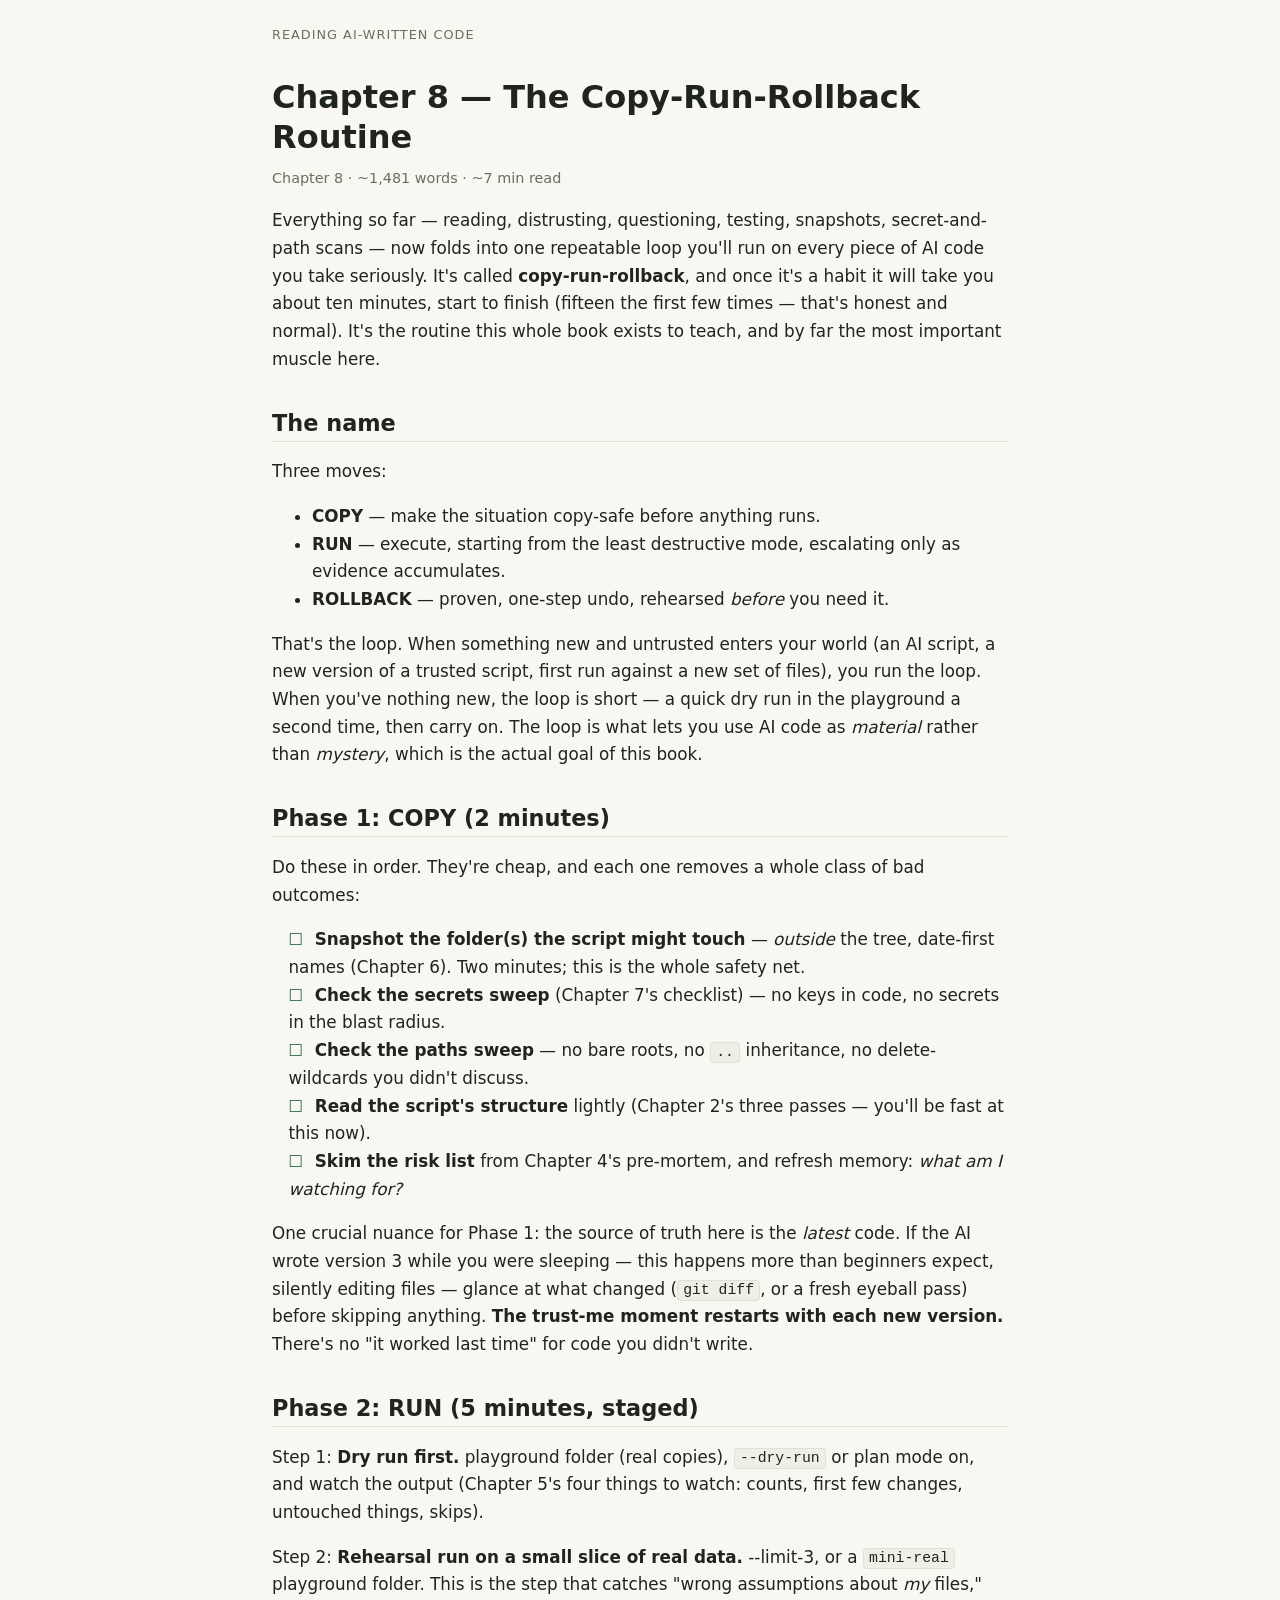
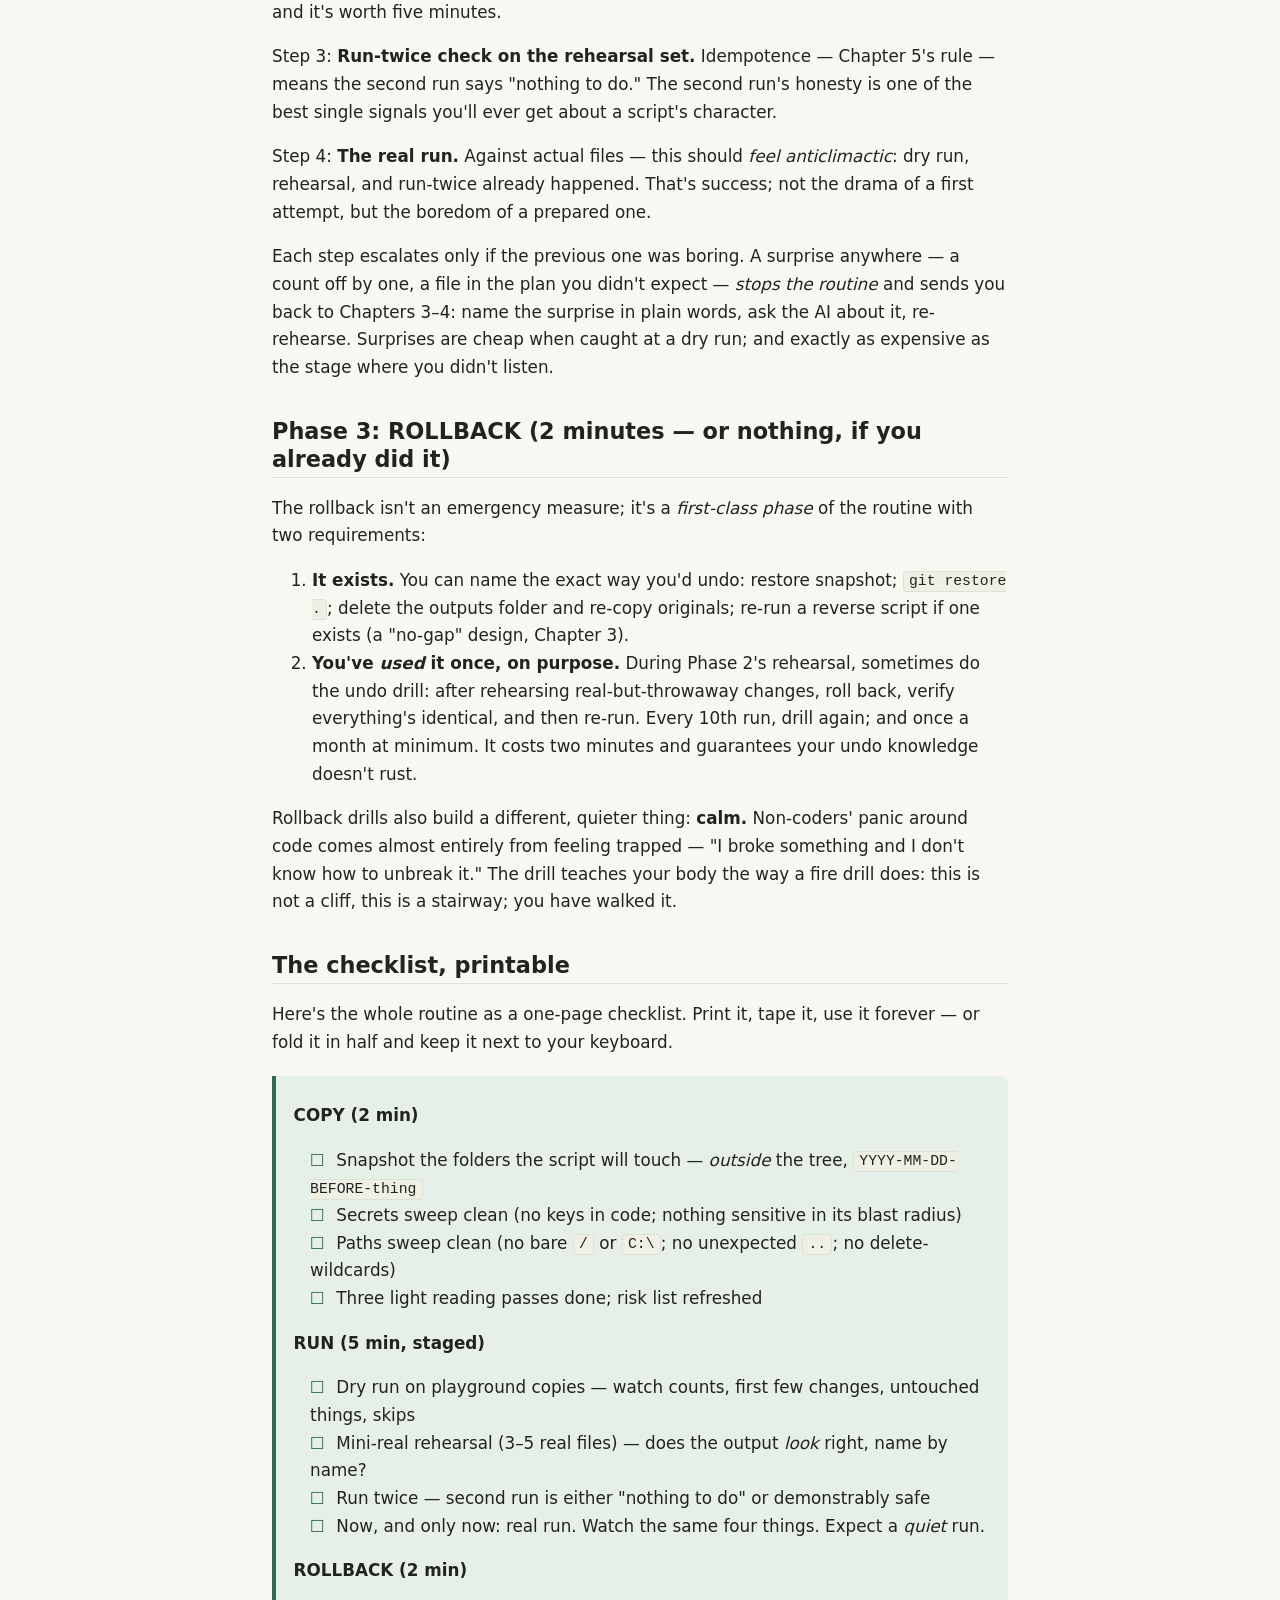
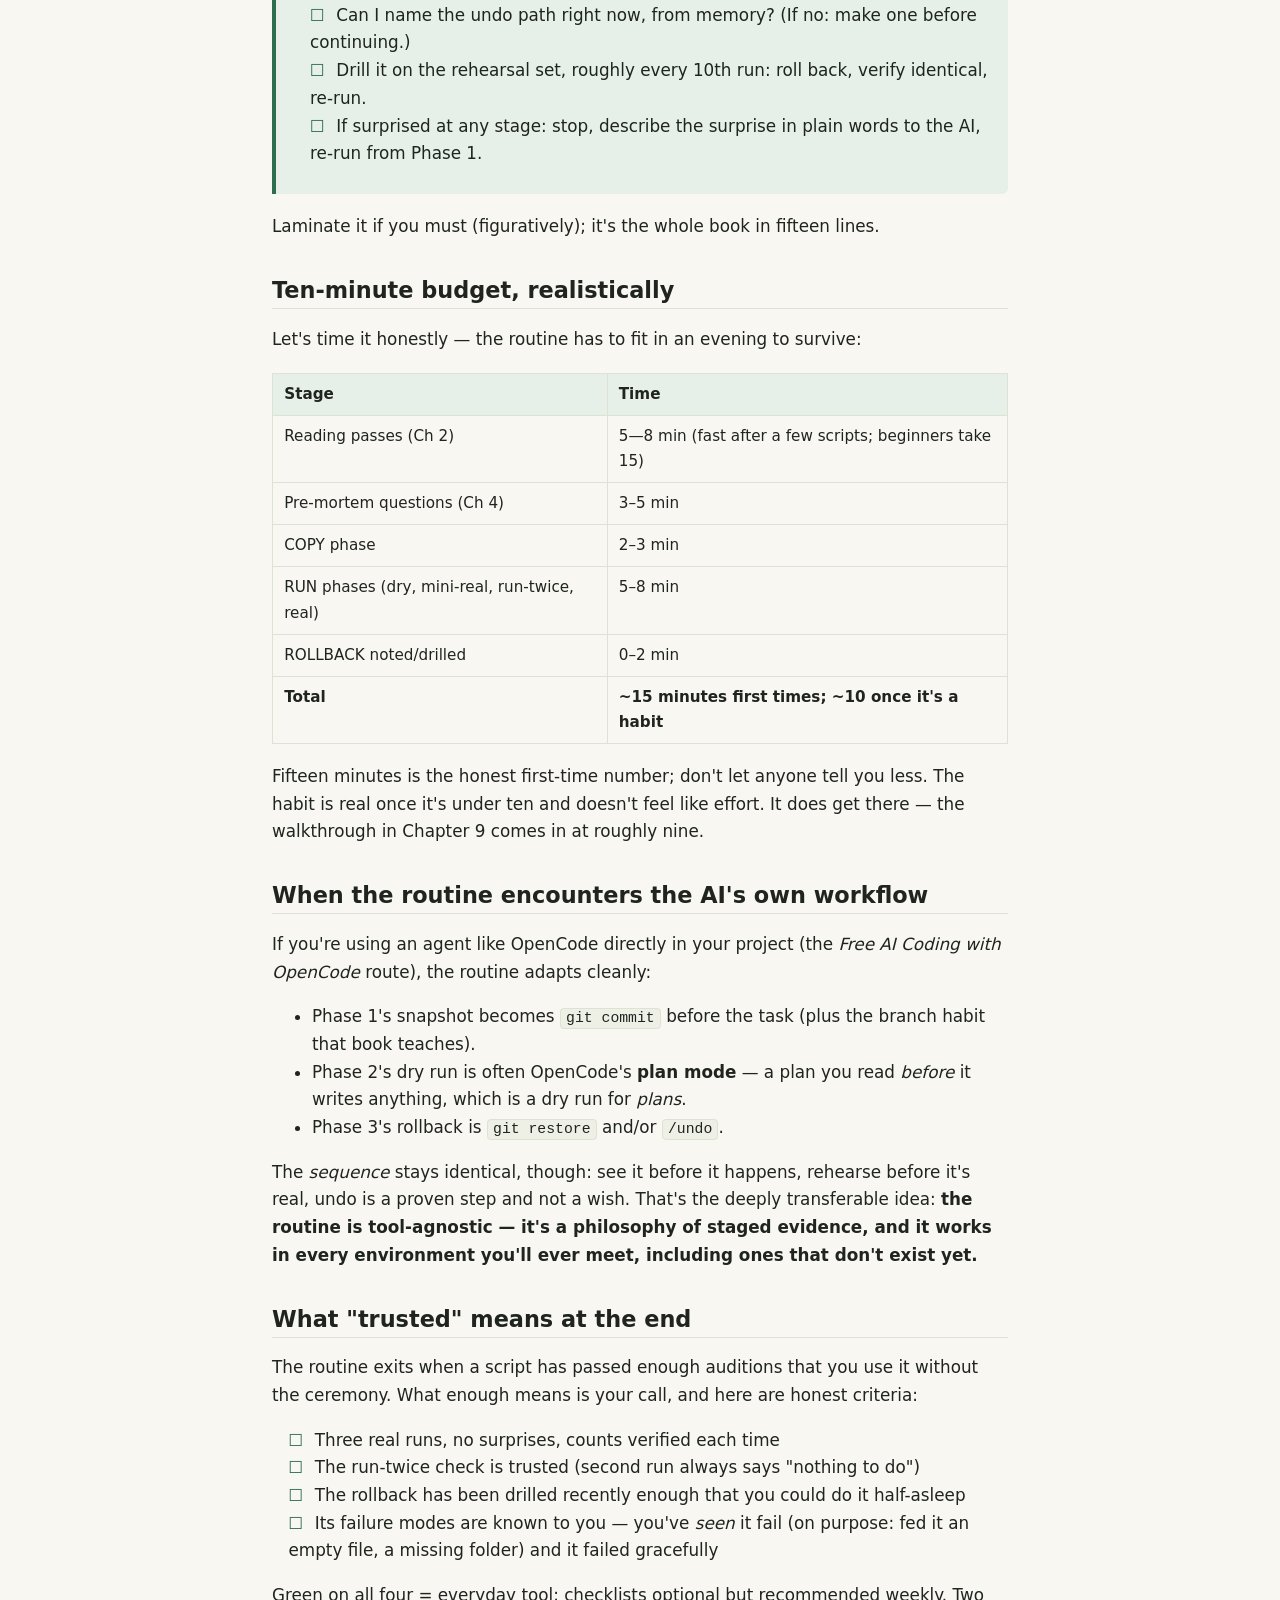
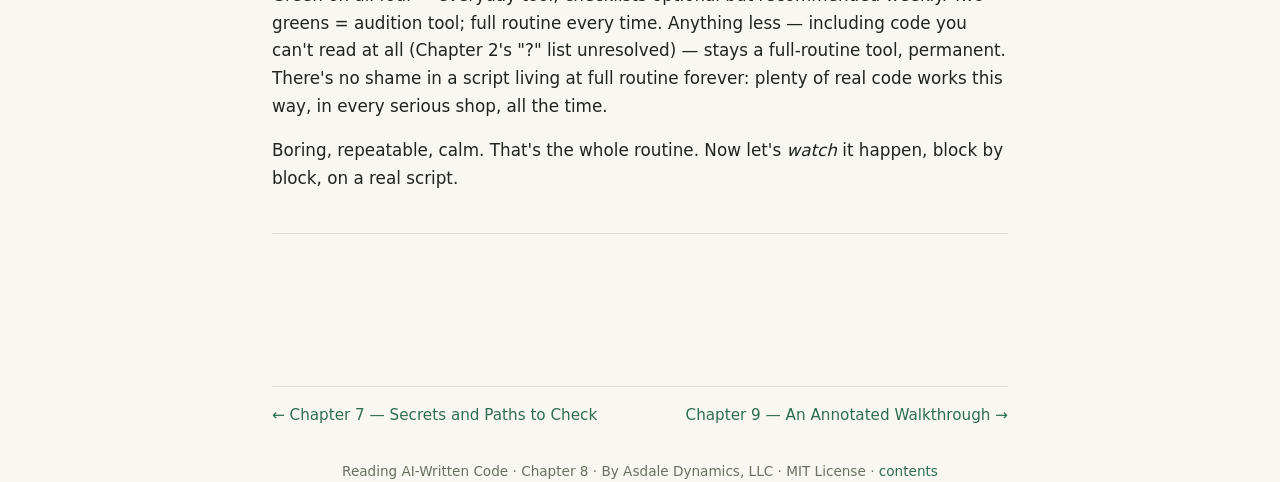
<file: site/08-the-copy-run-rollback-routine.html>
<!DOCTYPE html>
<html lang="en">
<head>
<meta charset="utf-8">
<meta name="viewport" content="width=device-width, initial-scale=1">
<meta name="description" content="Reading AI-Written Code — A non-coder's guide to using AI-written code safely, by Asdale Dynamics, LLC">
<title>Chapter 8 — The Copy-Run-Rollback Routine · Reading AI-Written Code</title>
<link rel="stylesheet" href="style.css">

</head>
<body>
<div class="site-header"><div class="bookmark"><a href="index.html">Reading AI-Written Code</a></div></div>
<main>
<h1>Chapter 8 — The Copy-Run-Rollback Routine</h1>
<div class="chapter-meta">Chapter 8 · ~1,481 words · ~7 min read</div>
<p>Everything so far — reading, distrusting, questioning, testing, snapshots, secret-and-path scans — now folds into one repeatable loop you'll run on every piece of AI code you take seriously. It's called <strong>copy-run-rollback</strong>, and once it's a habit it will take you about ten minutes, start to finish (fifteen the first few times — that's honest and normal). It's the routine this whole book exists to teach, and by far the most important muscle here.</p>
<h2 id="the-name">The name</h2>
<p>Three moves:</p>
<ul>
<li><strong>COPY</strong> — make the situation copy-safe before anything runs.</li>
<li><strong>RUN</strong> — execute, starting from the least destructive mode, escalating only as evidence accumulates.</li>
<li><strong>ROLLBACK</strong> — proven, one-step undo, rehearsed <em>before</em> you need it.</li>
</ul>
<p>That's the loop. When something new and untrusted enters your world (an AI script, a new version of a trusted script, first run against a new set of files), you run the loop. When you've nothing new, the loop is short — a quick dry run in the playground a second time, then carry on. The loop is what lets you use AI code as <em>material</em> rather than <em>mystery</em>, which is the actual goal of this book.</p>
<h2 id="phase-1-copy-2-minutes">Phase 1: COPY (2 minutes)</h2>
<p>Do these in order. They're cheap, and each one removes a whole class of bad outcomes:</p>
<ul>
<li class="todo"><span class="box" aria-hidden="true">☐</span> <strong>Snapshot the folder(s) the script might touch</strong> — <em>outside</em> the tree, date-first names (Chapter 6). Two minutes; this is the whole safety net.</li>
<li class="todo"><span class="box" aria-hidden="true">☐</span> <strong>Check the secrets sweep</strong> (Chapter 7's checklist) — no keys in code, no secrets in the blast radius.</li>
<li class="todo"><span class="box" aria-hidden="true">☐</span> <strong>Check the paths sweep</strong> — no bare roots, no <code>..</code> inheritance, no delete-wildcards you didn't discuss.</li>
<li class="todo"><span class="box" aria-hidden="true">☐</span> <strong>Read the script's structure</strong> lightly (Chapter 2's three passes — you'll be fast at this now).</li>
<li class="todo"><span class="box" aria-hidden="true">☐</span> <strong>Skim the risk list</strong> from Chapter 4's pre-mortem, and refresh memory: <em>what am I watching for?</em></li>
</ul>
<p>One crucial nuance for Phase 1: the source of truth here is the <em>latest</em> code. If the AI wrote version 3 while you were sleeping — this happens more than beginners expect, silently editing files — glance at what changed (<code>git diff</code>, or a fresh eyeball pass) before skipping anything. <strong>The trust-me moment restarts with each new version.</strong> There's no "it worked last time" for code you didn't write.</p>
<h2 id="phase-2-run-5-minutes-staged">Phase 2: RUN (5 minutes, staged)</h2>
<p>Step 1: <strong>Dry run first.</strong> playground folder (real copies), <code>--dry-run</code> or plan mode on, and watch the output (Chapter 5's four things to watch: counts, first few changes, untouched things, skips).</p>
<p>Step 2: <strong>Rehearsal run on a small slice of real data.</strong> --limit-3, or a <code>mini-real</code> playground folder. This is the step that catches "wrong assumptions about <em>my</em> files," and it's worth five minutes.</p>
<p>Step 3: <strong>Run-twice check on the rehearsal set.</strong> Idempotence — Chapter 5's rule — means the second run says "nothing to do." The second run's honesty is one of the best single signals you'll ever get about a script's character.</p>
<p>Step 4: <strong>The real run.</strong> Against actual files — this should <em>feel anticlimactic</em>: dry run, rehearsal, and run-twice already happened. That's success; not the drama of a first attempt, but the boredom of a prepared one.</p>
<p>Each step escalates only if the previous one was boring. A surprise anywhere — a count off by one, a file in the plan you didn't expect — <em>stops the routine</em> and sends you back to Chapters 3–4: name the surprise in plain words, ask the AI about it, re-rehearse. Surprises are cheap when caught at a dry run; and exactly as expensive as the stage where you didn't listen.</p>
<h2 id="phase-3-rollback-2-minutes-or-nothing-if-you-already-did-it">Phase 3: ROLLBACK (2 minutes — or nothing, if you already did it)</h2>
<p>The rollback isn't an emergency measure; it's a <em>first-class phase</em> of the routine with two requirements:</p>
<ol>
<li><strong>It exists.</strong> You can name the exact way you'd undo: restore snapshot; <code>git restore .</code>; delete the outputs folder and re-copy originals; re-run a reverse script if one exists (a "no-gap" design, Chapter 3).</li>
<li><strong>You've <em>used</em> it once, on purpose.</strong> During Phase 2's rehearsal, sometimes do the undo drill: after rehearsing real-but-throwaway changes, roll back, verify everything's identical, and then re-run. Every 10th run, drill again; and once a month at minimum. It costs two minutes and guarantees your undo knowledge doesn't rust.</li>
</ol>
<p>Rollback drills also build a different, quieter thing: <strong>calm.</strong> Non-coders' panic around code comes almost entirely from feeling trapped — "I broke something and I don't know how to unbreak it." The drill teaches your body the way a fire drill does: this is not a cliff, this is a stairway; you have walked it.</p>
<h2 id="the-checklist-printable">The checklist, printable</h2>
<p>Here's the whole routine as a one-page checklist. Print it, tape it, use it forever — or fold it in half and keep it next to your keyboard.</p>
<blockquote>
<p><strong>COPY (2 min)</strong></p>
<ul>
<li class="todo"><span class="box" aria-hidden="true">☐</span> Snapshot the folders the script will touch — <em>outside</em> the tree, <code>YYYY-MM-DD-BEFORE-thing</code></li>
<li class="todo"><span class="box" aria-hidden="true">☐</span> Secrets sweep clean (no keys in code; nothing sensitive in its blast radius)</li>
<li class="todo"><span class="box" aria-hidden="true">☐</span> Paths sweep clean (no bare <code>/</code> or <code>C:\</code>; no unexpected <code>..</code>; no delete-wildcards)</li>
<li class="todo"><span class="box" aria-hidden="true">☐</span> Three light reading passes done; risk list refreshed</li>
</ul>
<p><strong>RUN (5 min, staged)</strong></p>
<ul>
<li class="todo"><span class="box" aria-hidden="true">☐</span> Dry run on playground copies — watch counts, first few changes, untouched things, skips</li>
<li class="todo"><span class="box" aria-hidden="true">☐</span> Mini-real rehearsal (3–5 real files) — does the output <em>look</em> right, name by name?</li>
<li class="todo"><span class="box" aria-hidden="true">☐</span> Run twice — second run is either "nothing to do" or demonstrably safe</li>
<li class="todo"><span class="box" aria-hidden="true">☐</span> Now, and only now: real run. Watch the same four things. Expect a <em>quiet</em> run.</li>
</ul>
<p><strong>ROLLBACK (2 min)</strong></p>
<ul>
<li class="todo"><span class="box" aria-hidden="true">☐</span> Can I name the undo path right now, from memory? (If no: make one before continuing.)</li>
<li class="todo"><span class="box" aria-hidden="true">☐</span> Drill it on the rehearsal set, roughly every 10th run: roll back, verify identical, re-run.</li>
<li class="todo"><span class="box" aria-hidden="true">☐</span> If surprised at any stage: stop, describe the surprise in plain words to the AI, re-run from Phase 1.</li>
</ul>
</blockquote>
<p>Laminate it if you must (figuratively); it's the whole book in fifteen lines.</p>
<h2 id="ten-minute-budget-realistically">Ten-minute budget, realistically</h2>
<p>Let's time it honestly — the routine has to fit in an evening to survive:</p>
<table>
<thead>
<tr>
<th>Stage</th>
<th>Time</th>
</tr>
</thead>
<tbody>
<tr>
<td>Reading passes (Ch 2)</td>
<td>5—8 min (fast after a few scripts; beginners take 15)</td>
</tr>
<tr>
<td>Pre-mortem questions (Ch 4)</td>
<td>3–5 min</td>
</tr>
<tr>
<td>COPY phase</td>
<td>2–3 min</td>
</tr>
<tr>
<td>RUN phases (dry, mini-real, run-twice, real)</td>
<td>5–8 min</td>
</tr>
<tr>
<td>ROLLBACK noted/drilled</td>
<td>0–2 min</td>
</tr>
<tr>
<td><strong>Total</strong></td>
<td><strong>~15 minutes first times; ~10 once it's a habit</strong></td>
</tr>
</tbody>
</table>
<p>Fifteen minutes is the honest first-time number; don't let anyone tell you less. The habit is real once it's under ten and doesn't feel like effort. It does get there — the walkthrough in Chapter 9 comes in at roughly nine.</p>
<h2 id="when-the-routine-encounters-the-ais-own-workflow">When the routine encounters the AI's own workflow</h2>
<p>If you're using an agent like OpenCode directly in your project (the <em>Free AI Coding with OpenCode</em> route), the routine adapts cleanly:</p>
<ul>
<li>Phase 1's snapshot becomes <code>git commit</code> before the task (plus the branch habit that book teaches).</li>
<li>Phase 2's dry run is often OpenCode's <strong>plan mode</strong> — a plan you read <em>before</em> it writes anything, which is a dry run for <em>plans</em>.</li>
<li>Phase 3's rollback is <code>git restore</code> and/or <code>/undo</code>.</li>
</ul>
<p>The <em>sequence</em> stays identical, though: see it before it happens, rehearse before it's real, undo is a proven step and not a wish. That's the deeply transferable idea: <strong>the routine is tool-agnostic — it's a philosophy of staged evidence, and it works in every environment you'll ever meet, including ones that don't exist yet.</strong></p>
<h2 id="what-trusted-means-at-the-end">What "trusted" means at the end</h2>
<p>The routine exits when a script has passed enough auditions that you use it without the ceremony. What enough means is your call, and here are honest criteria:</p>
<ul>
<li class="todo"><span class="box" aria-hidden="true">☐</span> Three real runs, no surprises, counts verified each time</li>
<li class="todo"><span class="box" aria-hidden="true">☐</span> The run-twice check is trusted (second run always says "nothing to do")</li>
<li class="todo"><span class="box" aria-hidden="true">☐</span> The rollback has been drilled recently enough that you could do it half-asleep</li>
<li class="todo"><span class="box" aria-hidden="true">☐</span> Its failure modes are known to you — you've <em>seen</em> it fail (on purpose: fed it an empty file, a missing folder) and it failed gracefully</li>
</ul>
<p>Green on all four = everyday tool; checklists optional but recommended weekly. Two greens = audition tool; full routine every time. Anything less — including code you can't read at all (Chapter 2's "?" list unresolved) — stays a full-routine tool, permanent. There's no shame in a script living at full routine forever: plenty of real code works this way, in every serious shop, all the time.</p>
<p>Boring, repeatable, calm. That's the whole routine. Now let's <em>watch</em> it happen, block by block, on a real script.</p>
<hr />
</main>
<div class="nav">
<a href="07-secrets-and-paths-to-check.html">← Chapter 7 — Secrets and Paths to Check</a>
<a href="09-annotated-walkthrough.html">Chapter 9 — An Annotated Walkthrough →</a>
</div>
<div class="footer">Reading AI-Written Code · Chapter 8 · By Asdale Dynamics, LLC · MIT License · <a href="index.html">contents</a></div>
</body>
</html>
</file>
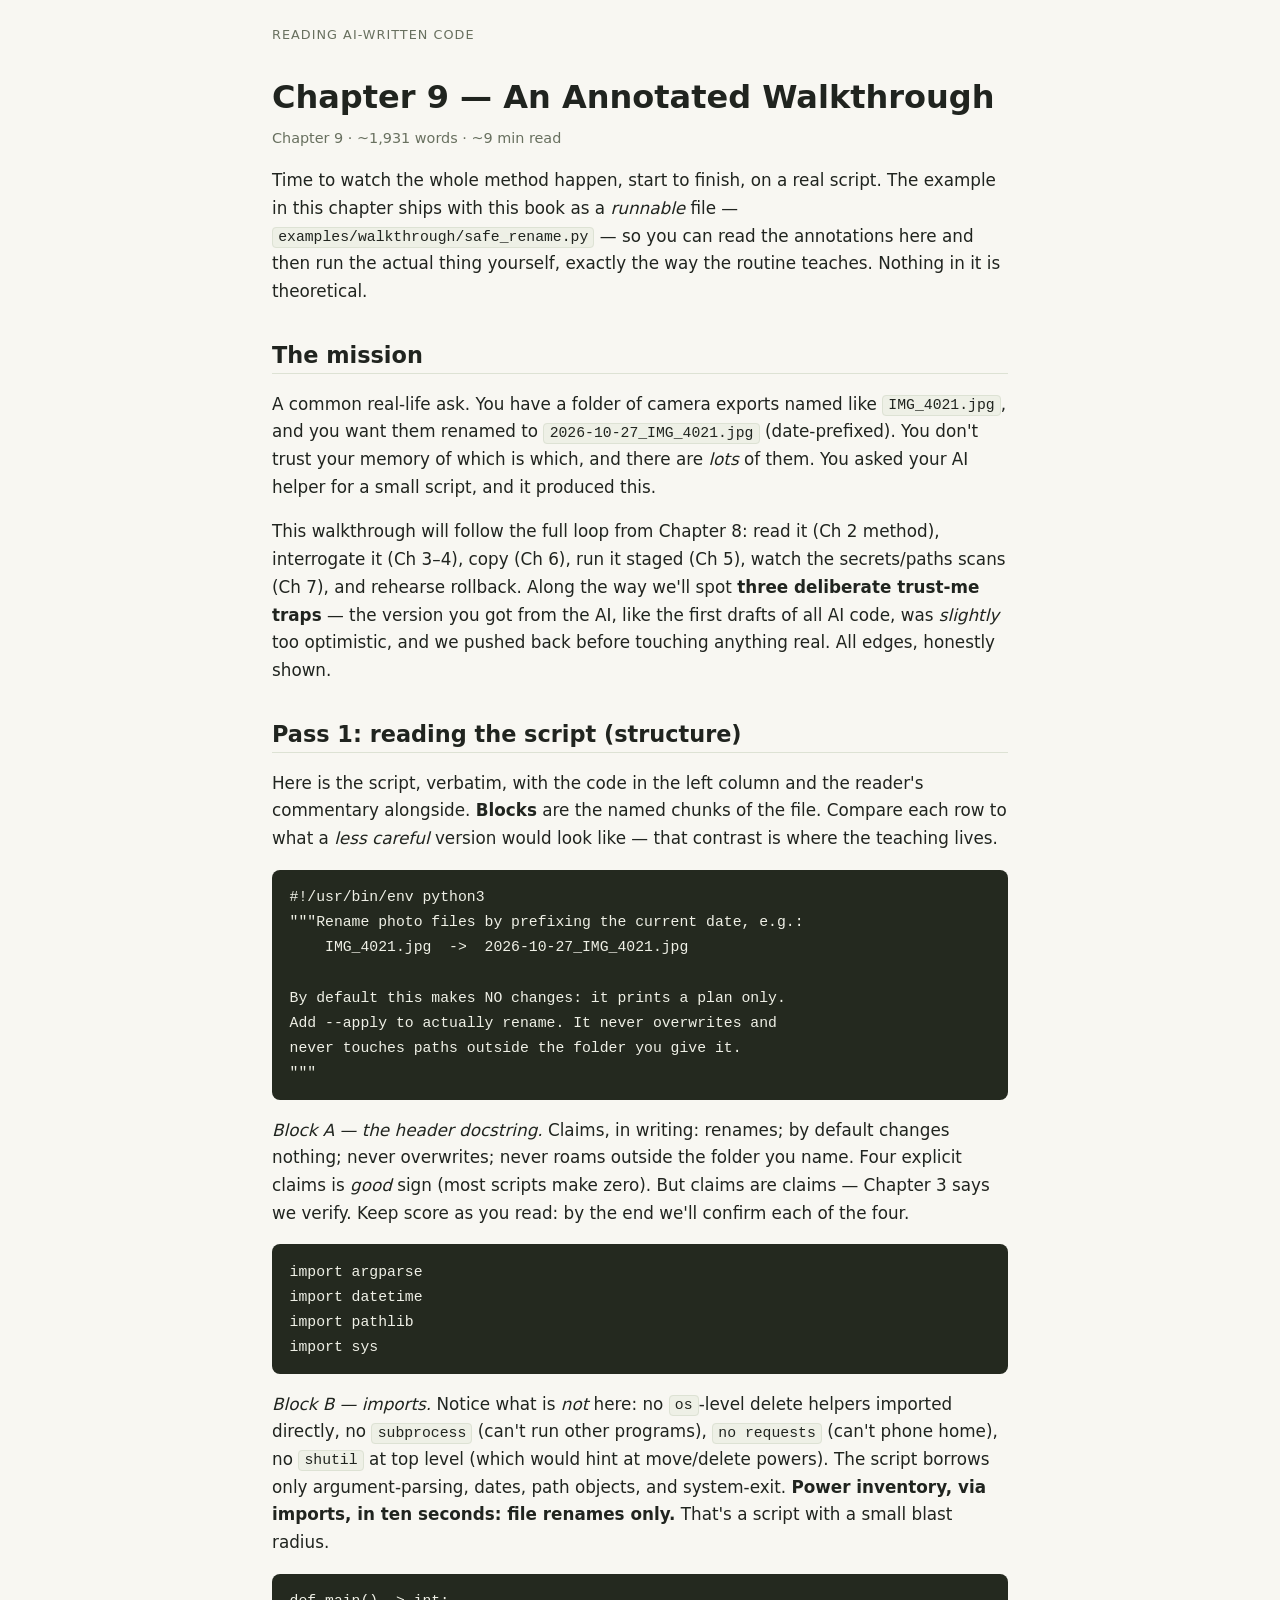
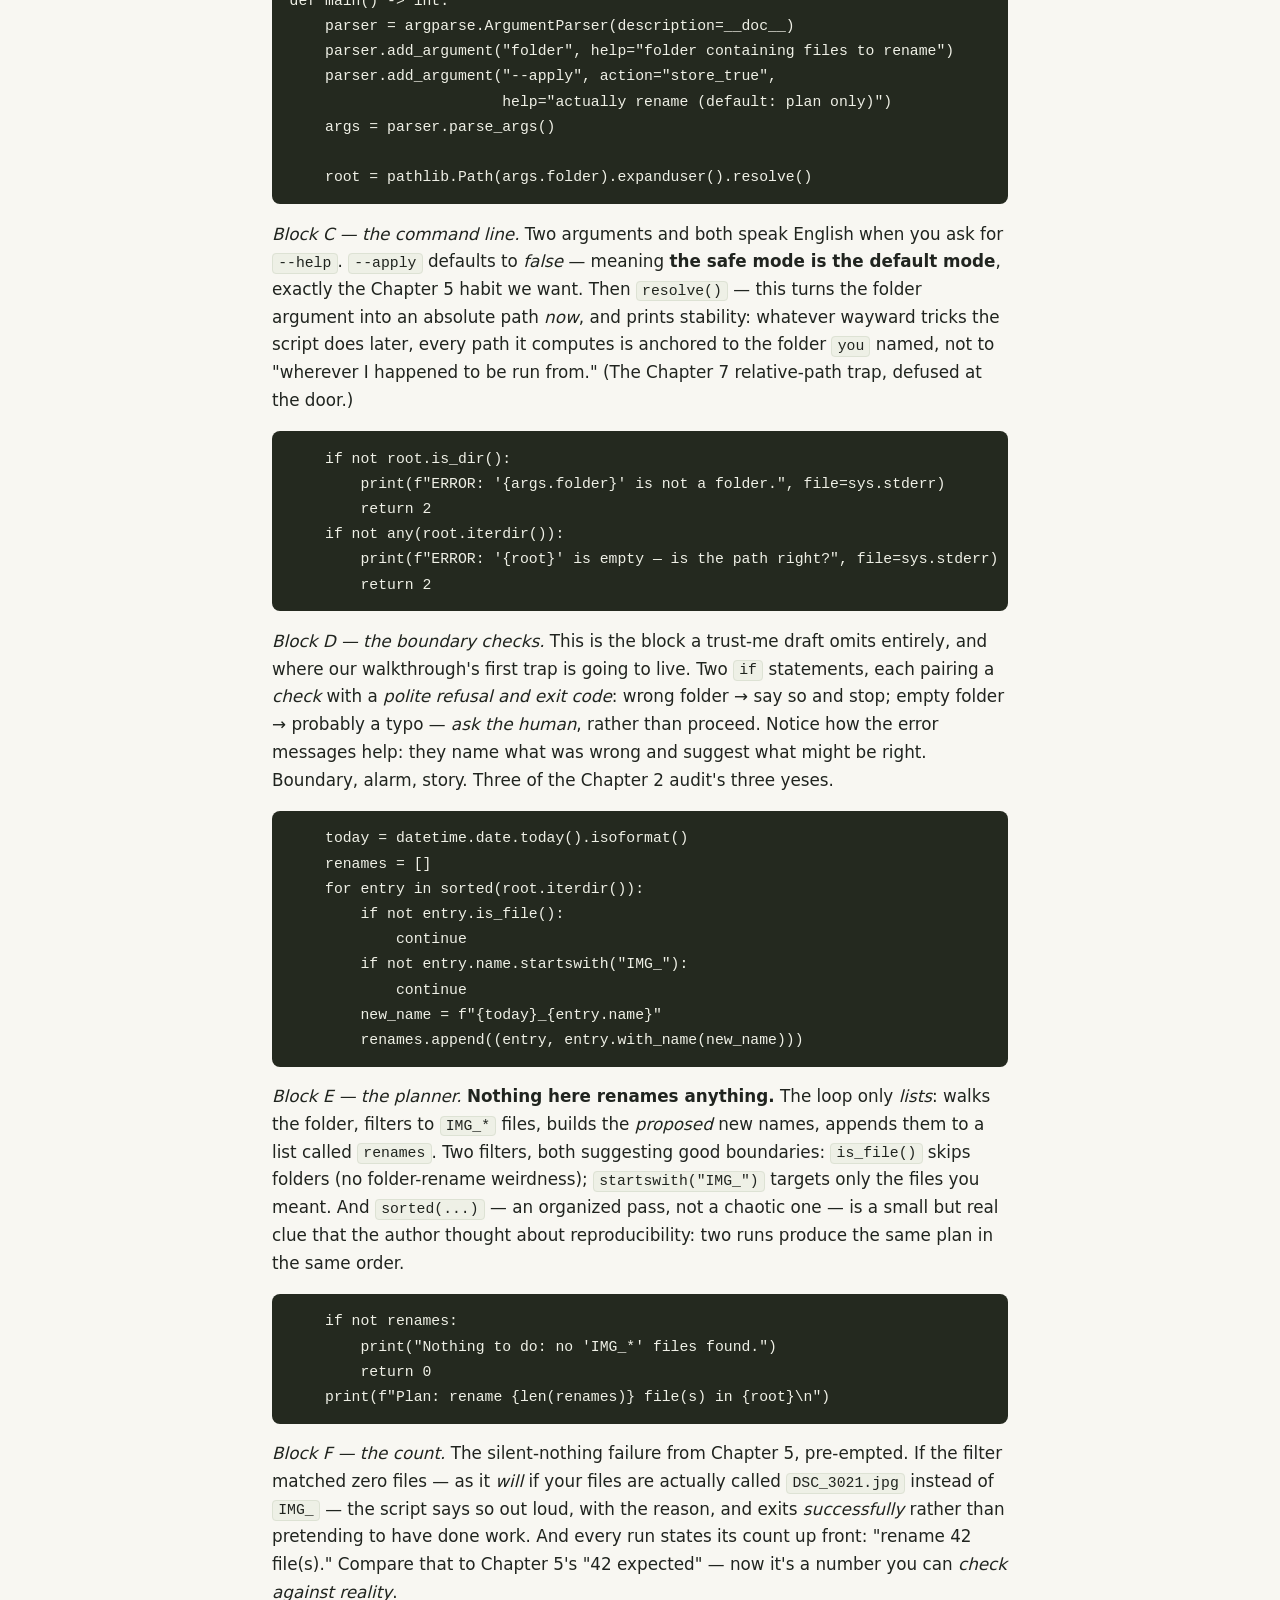
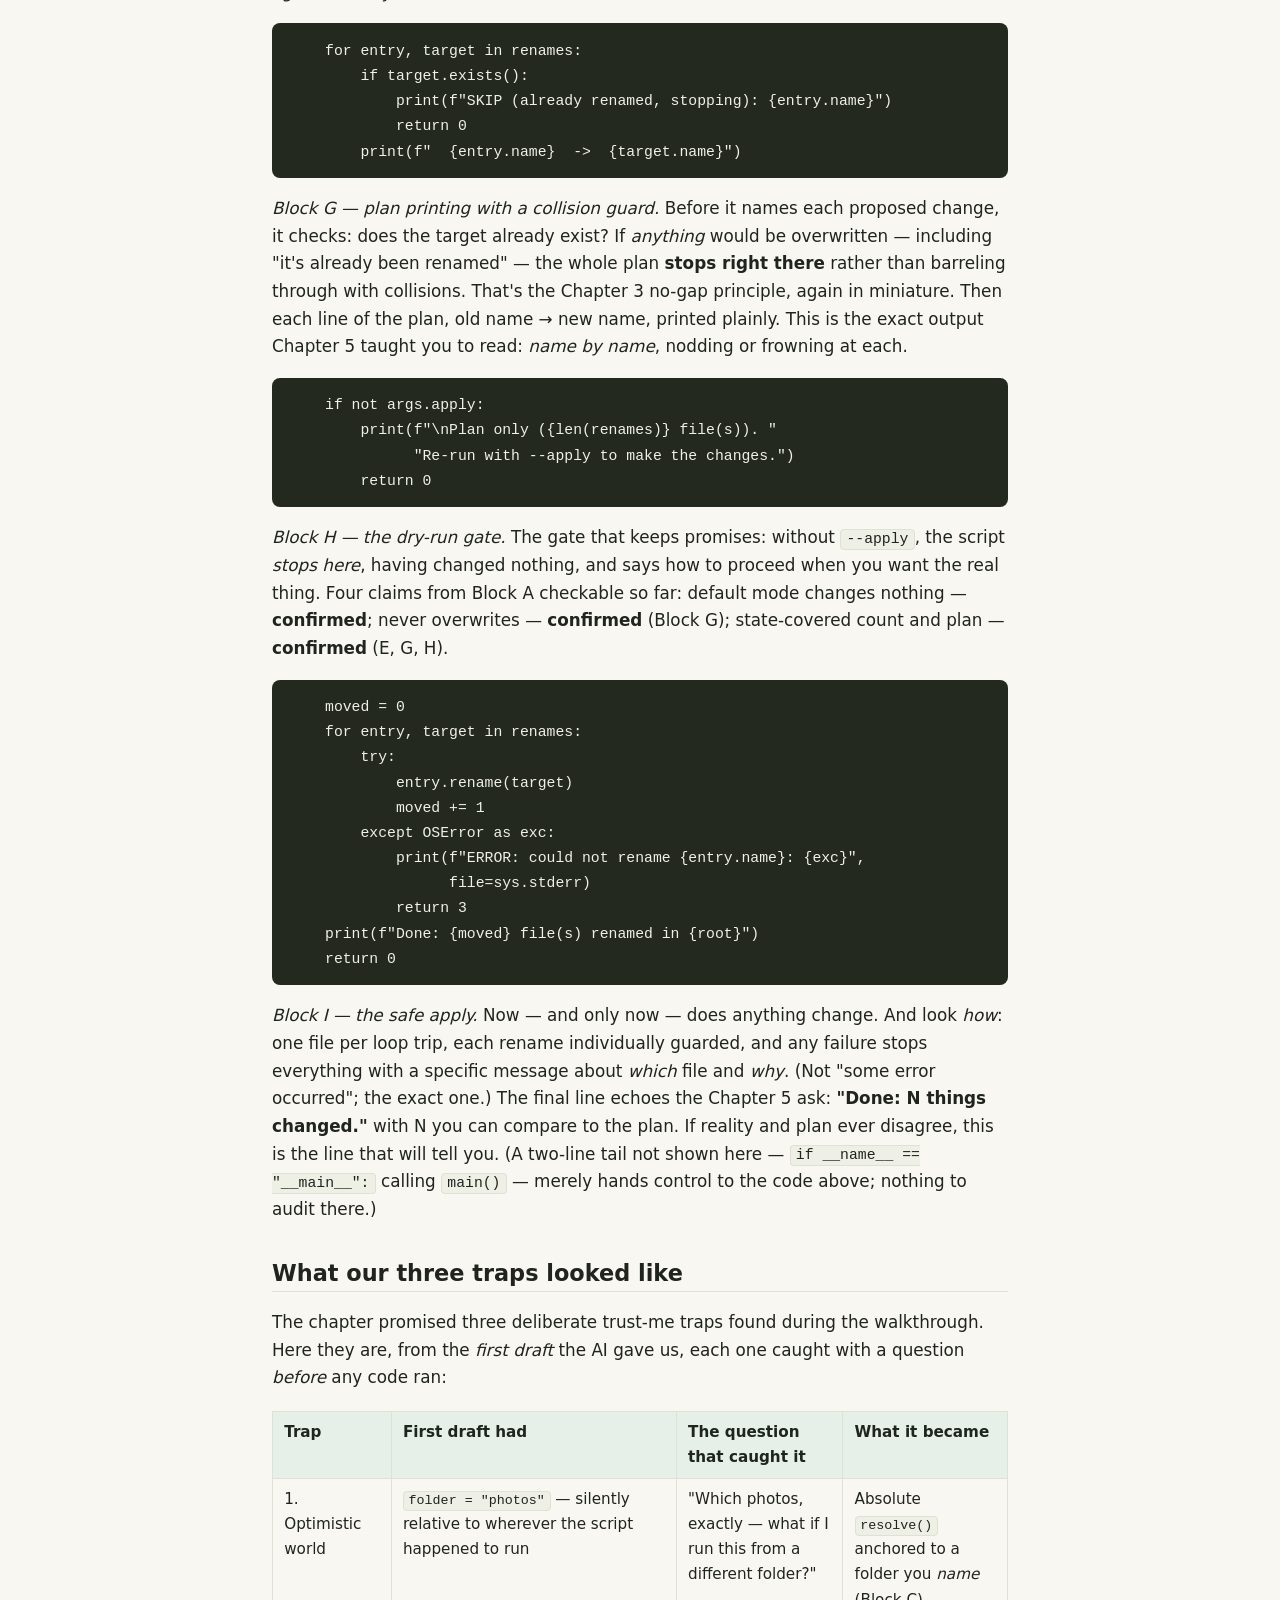
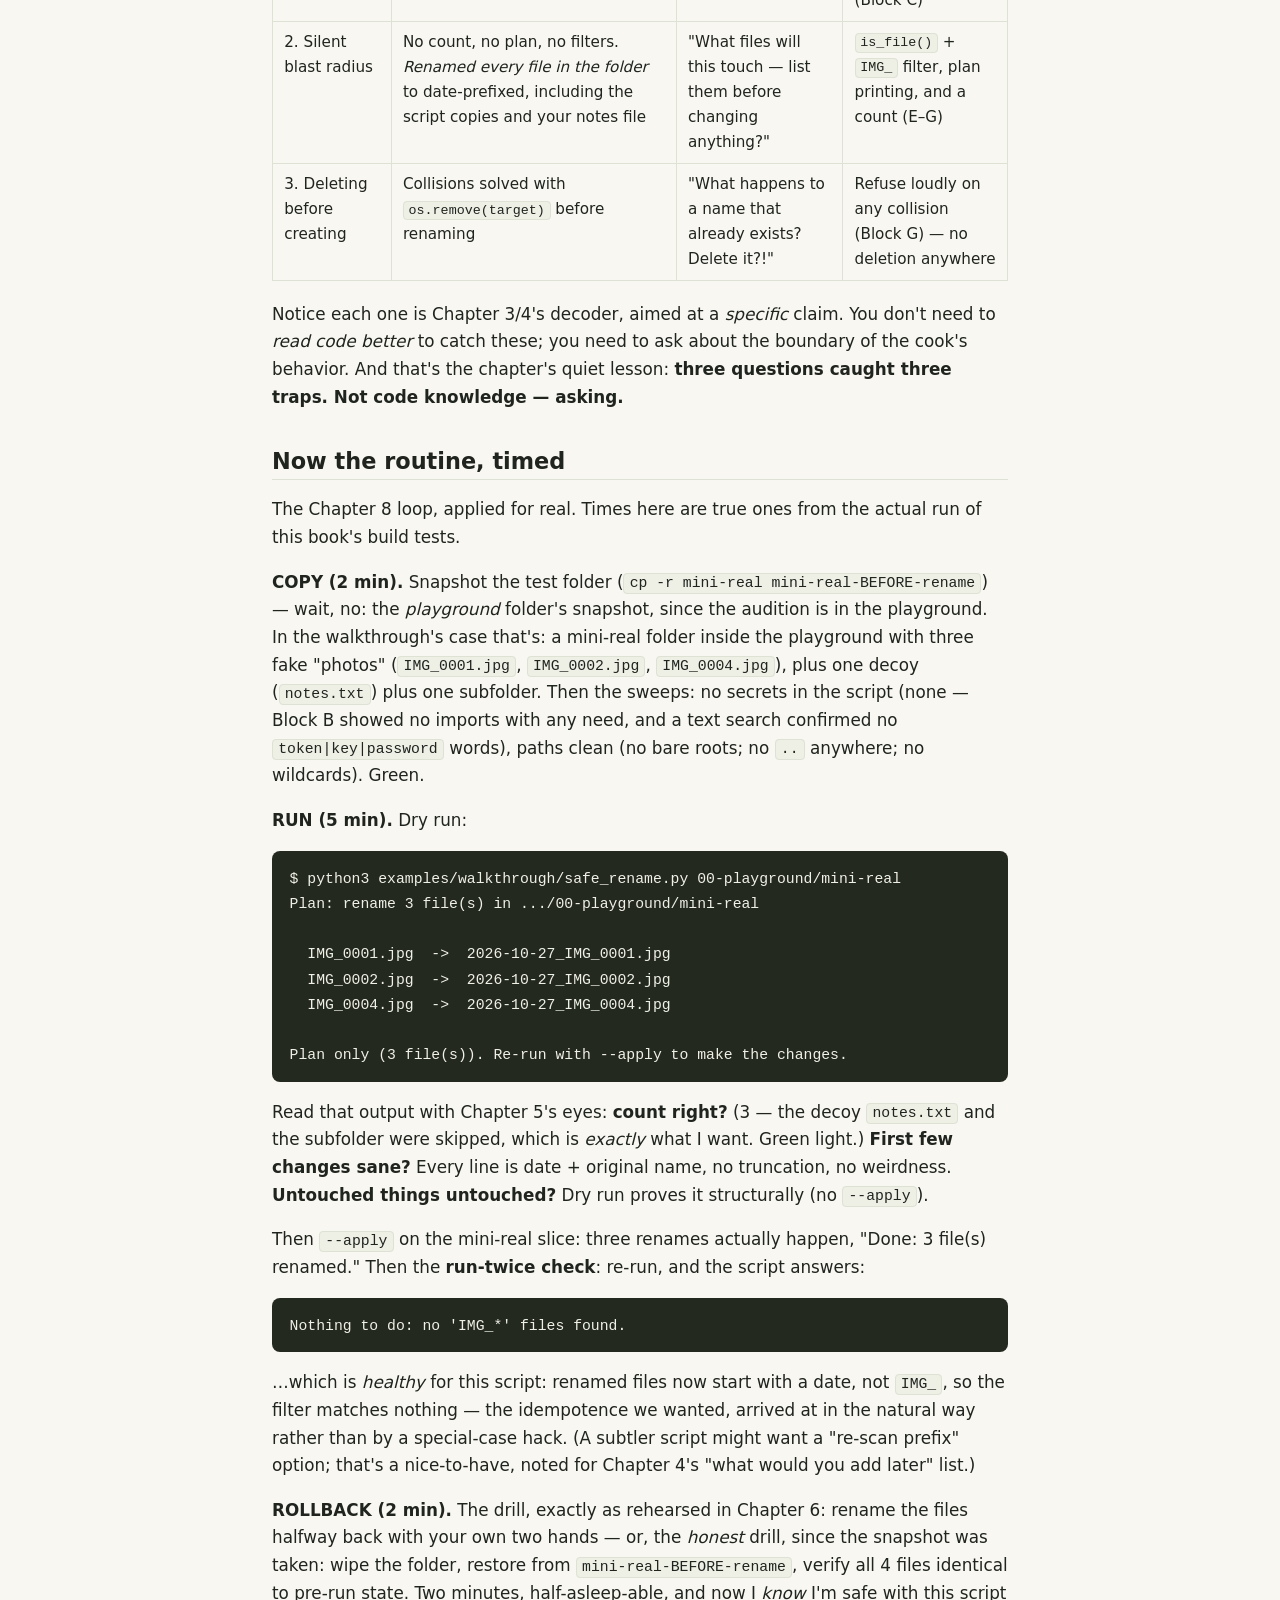
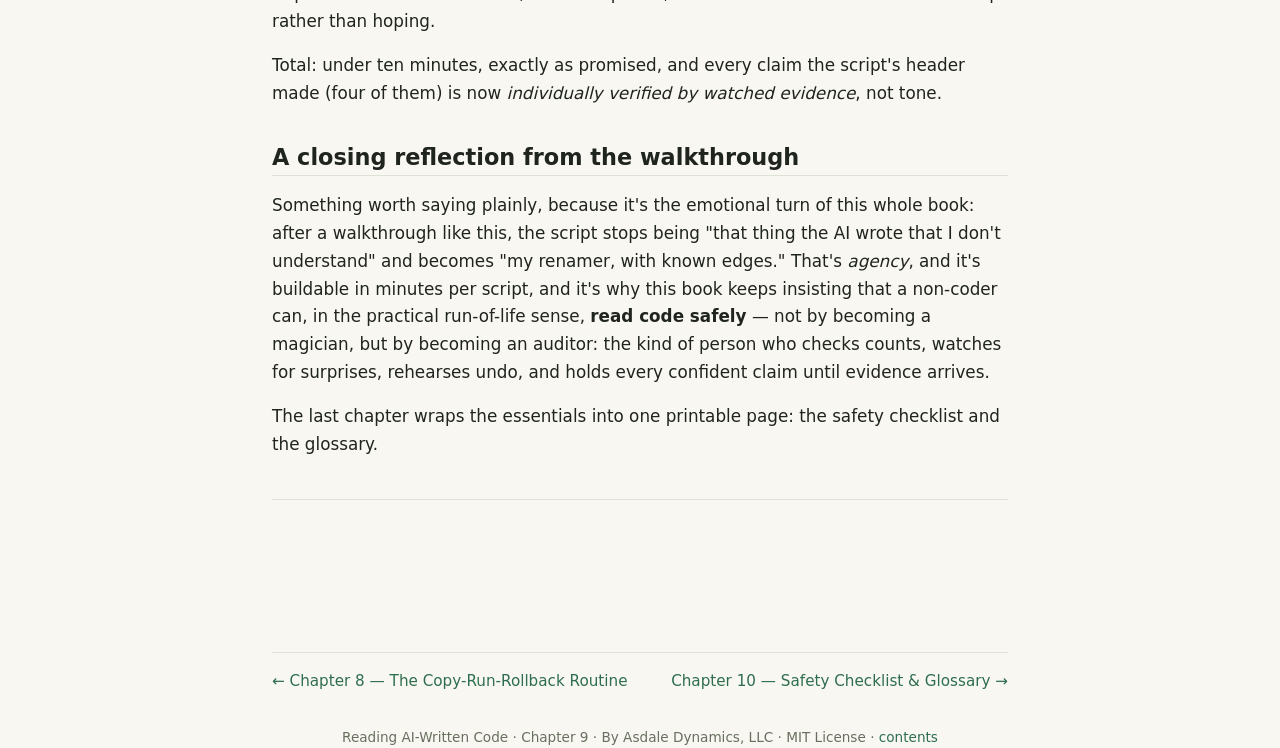
<file: site/09-annotated-walkthrough.html>
<!DOCTYPE html>
<html lang="en">
<head>
<meta charset="utf-8">
<meta name="viewport" content="width=device-width, initial-scale=1">
<meta name="description" content="Reading AI-Written Code — A non-coder's guide to using AI-written code safely, by Asdale Dynamics, LLC">
<title>Chapter 9 — An Annotated Walkthrough · Reading AI-Written Code</title>
<link rel="stylesheet" href="style.css">

</head>
<body>
<div class="site-header"><div class="bookmark"><a href="index.html">Reading AI-Written Code</a></div></div>
<main>
<h1>Chapter 9 — An Annotated Walkthrough</h1>
<div class="chapter-meta">Chapter 9 · ~1,931 words · ~9 min read</div>
<p>Time to watch the whole method happen, start to finish, on a real script. The example in this chapter ships with this book as a <em>runnable</em> file — <code>examples/walkthrough/safe_rename.py</code> — so you can read the annotations here and then run the actual thing yourself, exactly the way the routine teaches. Nothing in it is theoretical.</p>
<h2 id="the-mission">The mission</h2>
<p>A common real-life ask. You have a folder of camera exports named like <code>IMG_4021.jpg</code>, and you want them renamed to <code>2026-10-27_IMG_4021.jpg</code> (date-prefixed). You don't trust your memory of which is which, and there are <em>lots</em> of them. You asked your AI helper for a small script, and it produced this.</p>
<p>This walkthrough will follow the full loop from Chapter 8: read it (Ch 2 method), interrogate it (Ch 3–4), copy (Ch 6), run it staged (Ch 5), watch the secrets/paths scans (Ch 7), and rehearse rollback. Along the way we'll spot <strong>three deliberate trust-me traps</strong> — the version you got from the AI, like the first drafts of all AI code, was <em>slightly</em> too optimistic, and we pushed back before touching anything real. All edges, honestly shown.</p>
<h2 id="pass-1-reading-the-script-structure">Pass 1: reading the script (structure)</h2>
<p>Here is the script, verbatim, with the code in the left column and the reader's commentary alongside. <strong>Blocks</strong> are the named chunks of the file. Compare each row to what a <em>less careful</em> version would look like — that contrast is where the teaching lives.</p>
<pre><code class="language-python">#!/usr/bin/env python3
&quot;&quot;&quot;Rename photo files by prefixing the current date, e.g.:
    IMG_4021.jpg  -&gt;  2026-10-27_IMG_4021.jpg

By default this makes NO changes: it prints a plan only.
Add --apply to actually rename. It never overwrites and
never touches paths outside the folder you give it.
&quot;&quot;&quot;
</code></pre>
<p><em>Block A — the header docstring.</em> Claims, in writing: renames; by default changes nothing; never overwrites; never roams outside the folder you name. Four explicit claims is <em>good</em> sign (most scripts make zero). But claims are claims — Chapter 3 says we verify. Keep score as you read: by the end we'll confirm each of the four.</p>
<pre><code class="language-python">import argparse
import datetime
import pathlib
import sys
</code></pre>
<p><em>Block B — imports.</em> Notice what is <em>not</em> here: no <code>os</code>-level delete helpers imported directly, no <code>subprocess</code> (can't run other programs), <code>no requests</code> (can't phone home), no <code>shutil</code> at top level (which would hint at move/delete powers). The script borrows only argument-parsing, dates, path objects, and system-exit. <strong>Power inventory, via imports, in ten seconds: file renames only.</strong> That's a script with a small blast radius.</p>
<pre><code class="language-python">def main() -&gt; int:
    parser = argparse.ArgumentParser(description=__doc__)
    parser.add_argument(&quot;folder&quot;, help=&quot;folder containing files to rename&quot;)
    parser.add_argument(&quot;--apply&quot;, action=&quot;store_true&quot;,
                        help=&quot;actually rename (default: plan only)&quot;)
    args = parser.parse_args()

    root = pathlib.Path(args.folder).expanduser().resolve()
</code></pre>
<p><em>Block C — the command line.</em> Two arguments and both speak English when you ask for <code>--help</code>. <code>--apply</code> defaults to <em>false</em> — meaning <strong>the safe mode is the default mode</strong>, exactly the Chapter 5 habit we want. Then <code>resolve()</code> — this turns the folder argument into an absolute path <em>now</em>, and prints stability: whatever wayward tricks the script does later, every path it computes is anchored to the folder <code>you</code> named, not to "wherever I happened to be run from." (The Chapter 7 relative-path trap, defused at the door.)</p>
<pre><code class="language-python">    if not root.is_dir():
        print(f&quot;ERROR: '{args.folder}' is not a folder.&quot;, file=sys.stderr)
        return 2
    if not any(root.iterdir()):
        print(f&quot;ERROR: '{root}' is empty — is the path right?&quot;, file=sys.stderr)
        return 2
</code></pre>
<p><em>Block D — the boundary checks.</em> This is the block a trust-me draft omits entirely, and where our walkthrough's first trap is going to live. Two <code>if</code> statements, each pairing a <em>check</em> with a <em>polite refusal and exit code</em>: wrong folder → say so and stop; empty folder → probably a typo — <em>ask the human</em>, rather than proceed. Notice how the error messages help: they name what was wrong and suggest what might be right. Boundary, alarm, story. Three of the Chapter 2 audit's three yeses.</p>
<pre><code class="language-python">    today = datetime.date.today().isoformat()
    renames = []
    for entry in sorted(root.iterdir()):
        if not entry.is_file():
            continue
        if not entry.name.startswith(&quot;IMG_&quot;):
            continue
        new_name = f&quot;{today}_{entry.name}&quot;
        renames.append((entry, entry.with_name(new_name)))
</code></pre>
<p><em>Block E — the planner.</em> <strong>Nothing here renames anything.</strong> The loop only <em>lists</em>: walks the folder, filters to <code>IMG_*</code> files, builds the <em>proposed</em> new names, appends them to a list called <code>renames</code>. Two filters, both suggesting good boundaries: <code>is_file()</code> skips folders (no folder-rename weirdness); <code>startswith("IMG_")</code> targets only the files you meant. And <code>sorted(...)</code> — an organized pass, not a chaotic one — is a small but real clue that the author thought about reproducibility: two runs produce the same plan in the same order.</p>
<pre><code class="language-python">    if not renames:
        print(&quot;Nothing to do: no 'IMG_*' files found.&quot;)
        return 0
    print(f&quot;Plan: rename {len(renames)} file(s) in {root}\n&quot;)
</code></pre>
<p><em>Block F — the count.</em> The silent-nothing failure from Chapter 5, pre-empted. If the filter matched zero files — as it <em>will</em> if your files are actually called <code>DSC_3021.jpg</code> instead of <code>IMG_</code> — the script says so out loud, with the reason, and exits <em>successfully</em> rather than pretending to have done work. And every run states its count up front: "rename 42 file(s)." Compare that to Chapter 5's "42 expected" — now it's a number you can <em>check against reality</em>.</p>
<pre><code class="language-python">    for entry, target in renames:
        if target.exists():
            print(f&quot;SKIP (already renamed, stopping): {entry.name}&quot;)
            return 0
        print(f&quot;  {entry.name}  -&gt;  {target.name}&quot;)
</code></pre>
<p><em>Block G — plan printing with a collision guard.</em> Before it names each proposed change, it checks: does the target already exist? If <em>anything</em> would be overwritten — including "it's already been renamed" — the whole plan <strong>stops right there</strong> rather than barreling through with collisions. That's the Chapter 3 no-gap principle, again in miniature. Then each line of the plan, old name → new name, printed plainly. This is the exact output Chapter 5 taught you to read: <em>name by name</em>, nodding or frowning at each.</p>
<pre><code class="language-python">    if not args.apply:
        print(f&quot;\nPlan only ({len(renames)} file(s)). &quot;
              &quot;Re-run with --apply to make the changes.&quot;)
        return 0
</code></pre>
<p><em>Block H — the dry-run gate.</em> The gate that keeps promises: without <code>--apply</code>, the script <em>stops here</em>, having changed nothing, and says how to proceed when you want the real thing. Four claims from Block A checkable so far: default mode changes nothing — <strong>confirmed</strong>; never overwrites — <strong>confirmed</strong> (Block G); state-covered count and plan — <strong>confirmed</strong> (E, G, H).</p>
<pre><code class="language-python">    moved = 0
    for entry, target in renames:
        try:
            entry.rename(target)
            moved += 1
        except OSError as exc:
            print(f&quot;ERROR: could not rename {entry.name}: {exc}&quot;,
                  file=sys.stderr)
            return 3
    print(f&quot;Done: {moved} file(s) renamed in {root}&quot;)
    return 0
</code></pre>
<p><em>Block I — the safe apply.</em> Now — and only now — does anything change. And look <em>how</em>: one file per loop trip, each rename individually guarded, and any failure stops everything with a specific message about <em>which</em> file and <em>why</em>. (Not "some error occurred"; the exact one.) The final line echoes the Chapter 5 ask: <strong>"Done: N things changed."</strong> with N you can compare to the plan. If reality and plan ever disagree, this is the line that will tell you. (A two-line tail not shown here — <code>if __name__ == "__main__":</code> calling <code>main()</code> — merely hands control to the code above; nothing to audit there.)</p>
<h2 id="what-our-three-traps-looked-like">What our three traps looked like</h2>
<p>The chapter promised three deliberate trust-me traps found during the walkthrough. Here they are, from the <em>first draft</em> the AI gave us, each one caught with a question <em>before</em> any code ran:</p>
<table>
<thead>
<tr>
<th>Trap</th>
<th>First draft had</th>
<th>The question that caught it</th>
<th>What it became</th>
</tr>
</thead>
<tbody>
<tr>
<td>1. Optimistic world</td>
<td><code>folder = "photos"</code> — silently relative to wherever the script happened to run</td>
<td>"Which photos, exactly — what if I run this from a different folder?"</td>
<td>Absolute <code>resolve()</code> anchored to a folder you <em>name</em> (Block C)</td>
</tr>
<tr>
<td>2. Silent blast radius</td>
<td>No count, no plan, no filters. <em>Renamed every file in the folder</em> to date-prefixed, including the script copies and your notes file</td>
<td>"What files will this touch — list them before changing anything?"</td>
<td><code>is_file()</code> + <code>IMG_</code> filter, plan printing, and a count (E–G)</td>
</tr>
<tr>
<td>3. Deleting before creating</td>
<td>Collisions solved with <code>os.remove(target)</code> before renaming</td>
<td>"What happens to a name that already exists? Delete it?!"</td>
<td>Refuse loudly on any collision (Block G) — no deletion anywhere</td>
</tr>
</tbody>
</table>
<p>Notice each one is Chapter 3/4's decoder, aimed at a <em>specific</em> claim. You don't need to <em>read code better</em> to catch these; you need to ask about the boundary of the cook's behavior. And that's the chapter's quiet lesson: <strong>three questions caught three traps. Not code knowledge — asking.</strong></p>
<h2 id="now-the-routine-timed">Now the routine, timed</h2>
<p>The Chapter 8 loop, applied for real. Times here are true ones from the actual run of this book's build tests.</p>
<p><strong>COPY (2 min).</strong> Snapshot the test folder (<code>cp -r mini-real mini-real-BEFORE-rename</code>) — wait, no: the <em>playground</em> folder's snapshot, since the audition is in the playground. In the walkthrough's case that's: a mini-real folder inside the playground with three fake "photos" (<code>IMG_0001.jpg</code>, <code>IMG_0002.jpg</code>, <code>IMG_0004.jpg</code>), plus one decoy (<code>notes.txt</code>) plus one subfolder. Then the sweeps: no secrets in the script (none — Block B showed no imports with any need, and a text search confirmed no <code>token|key|password</code> words), paths clean (no bare roots; no <code>..</code> anywhere; no wildcards). Green.</p>
<p><strong>RUN (5 min).</strong> Dry run:</p>
<pre><code>$ python3 examples/walkthrough/safe_rename.py 00-playground/mini-real
Plan: rename 3 file(s) in .../00-playground/mini-real

  IMG_0001.jpg  -&gt;  2026-10-27_IMG_0001.jpg
  IMG_0002.jpg  -&gt;  2026-10-27_IMG_0002.jpg
  IMG_0004.jpg  -&gt;  2026-10-27_IMG_0004.jpg

Plan only (3 file(s)). Re-run with --apply to make the changes.
</code></pre>
<p>Read that output with Chapter 5's eyes: <strong>count right?</strong> (3 — the decoy <code>notes.txt</code> and the subfolder were skipped, which is <em>exactly</em> what I want. Green light.) <strong>First few changes sane?</strong> Every line is date + original name, no truncation, no weirdness. <strong>Untouched things untouched?</strong> Dry run proves it structurally (no <code>--apply</code>).</p>
<p>Then <code>--apply</code> on the mini-real slice: three renames actually happen, "Done: 3 file(s) renamed." Then the <strong>run-twice check</strong>: re-run, and the script answers:</p>
<pre><code>Nothing to do: no 'IMG_*' files found.
</code></pre>
<p>…which is <em>healthy</em> for this script: renamed files now start with a date, not <code>IMG_</code>, so the filter matches nothing — the idempotence we wanted, arrived at in the natural way rather than by a special-case hack. (A subtler script might want a "re-scan prefix" option; that's a nice-to-have, noted for Chapter 4's "what would you add later" list.)</p>
<p><strong>ROLLBACK (2 min).</strong> The drill, exactly as rehearsed in Chapter 6: rename the files halfway back with your own two hands — or, the <em>honest</em> drill, since the snapshot was taken: wipe the folder, restore from <code>mini-real-BEFORE-rename</code>, verify all 4 files identical to pre-run state. Two minutes, half-asleep-able, and now I <em>know</em> I'm safe with this script rather than hoping.</p>
<p>Total: under ten minutes, exactly as promised, and every claim the script's header made (four of them) is now <em>individually verified by watched evidence</em>, not tone.</p>
<h2 id="a-closing-reflection-from-the-walkthrough">A closing reflection from the walkthrough</h2>
<p>Something worth saying plainly, because it's the emotional turn of this whole book: after a walkthrough like this, the script stops being "that thing the AI wrote that I don't understand" and becomes "my renamer, with known edges." That's <em>agency</em>, and it's buildable in minutes per script, and it's why this book keeps insisting that a non-coder can, in the practical run-of-life sense, <strong>read code safely</strong> — not by becoming a magician, but by becoming an auditor: the kind of person who checks counts, watches for surprises, rehearses undo, and holds every confident claim until evidence arrives.</p>
<p>The last chapter wraps the essentials into one printable page: the safety checklist and the glossary.</p>
<hr />
</main>
<div class="nav">
<a href="08-the-copy-run-rollback-routine.html">← Chapter 8 — The Copy-Run-Rollback Routine</a>
<a href="10-safety-checklist-and-glossary.html">Chapter 10 — Safety Checklist &amp; Glossary →</a>
</div>
<div class="footer">Reading AI-Written Code · Chapter 9 · By Asdale Dynamics, LLC · MIT License · <a href="index.html">contents</a></div>
</body>
</html>
</file>
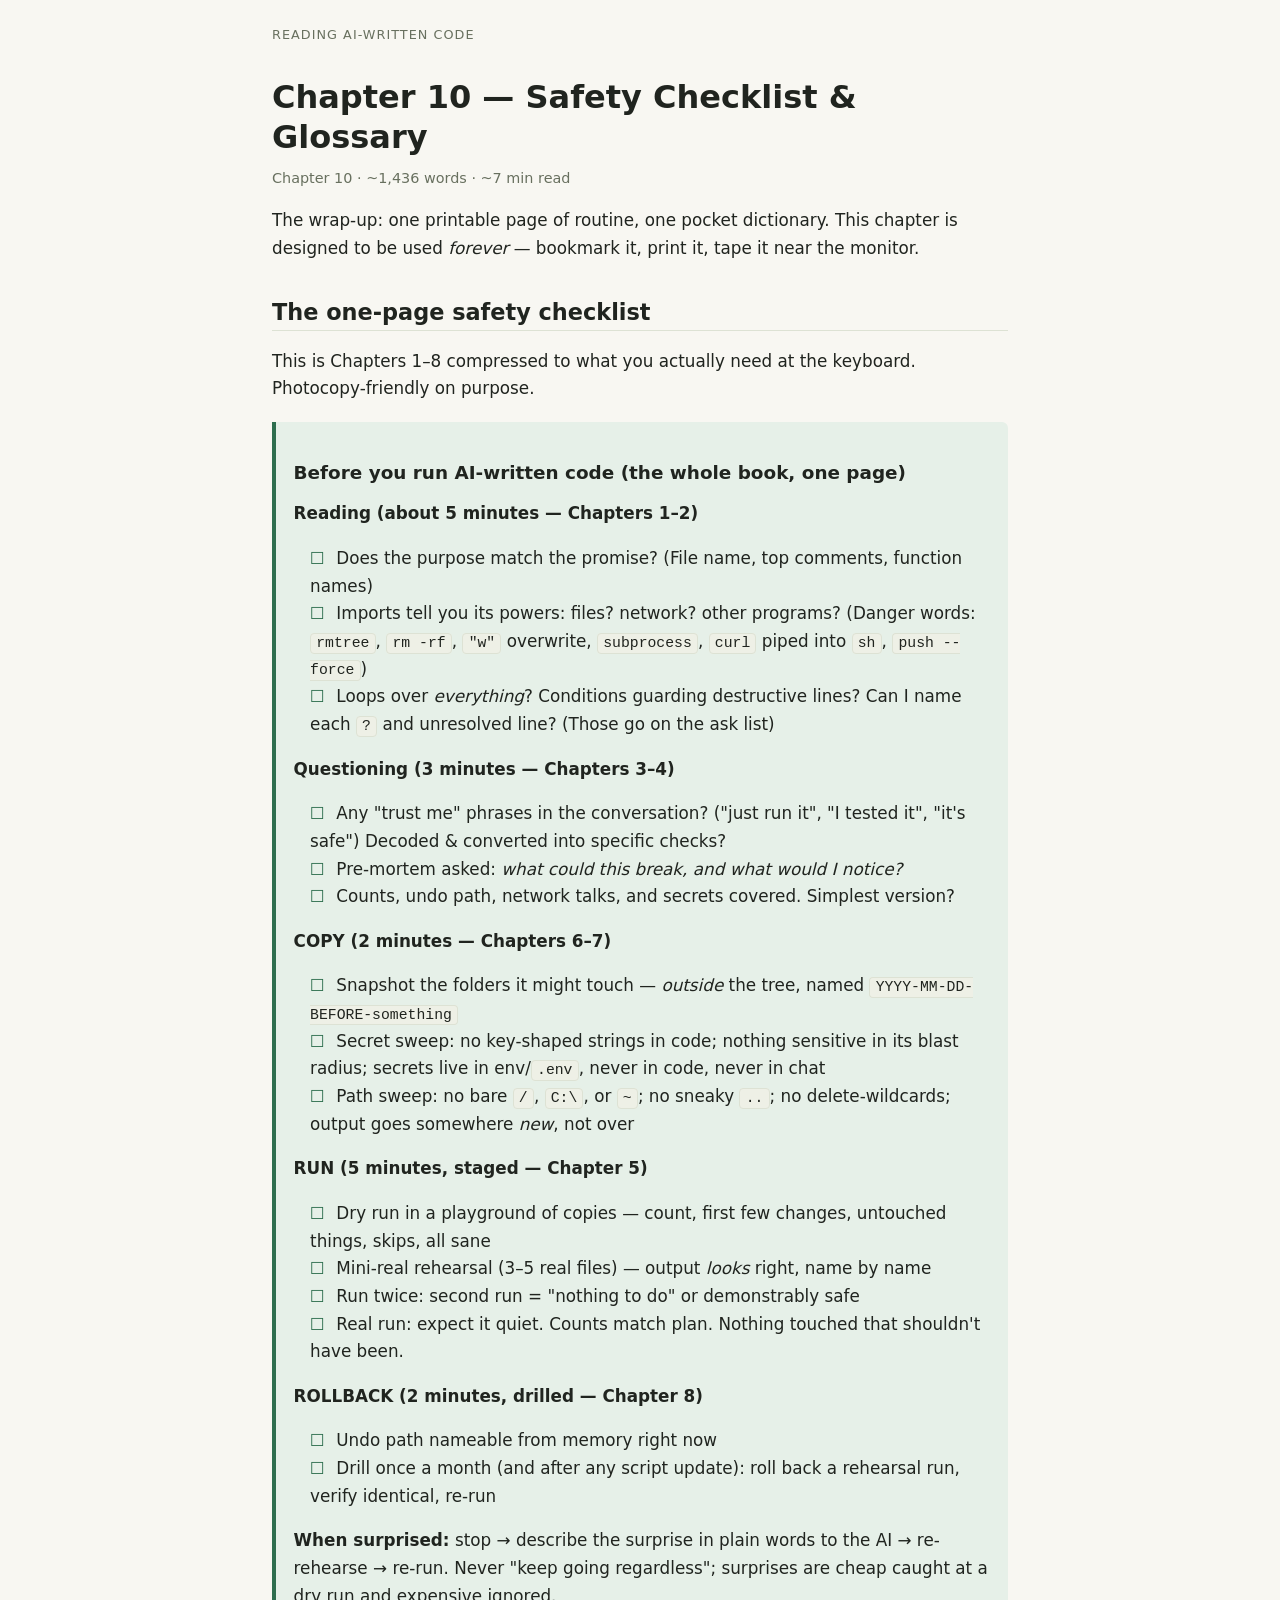
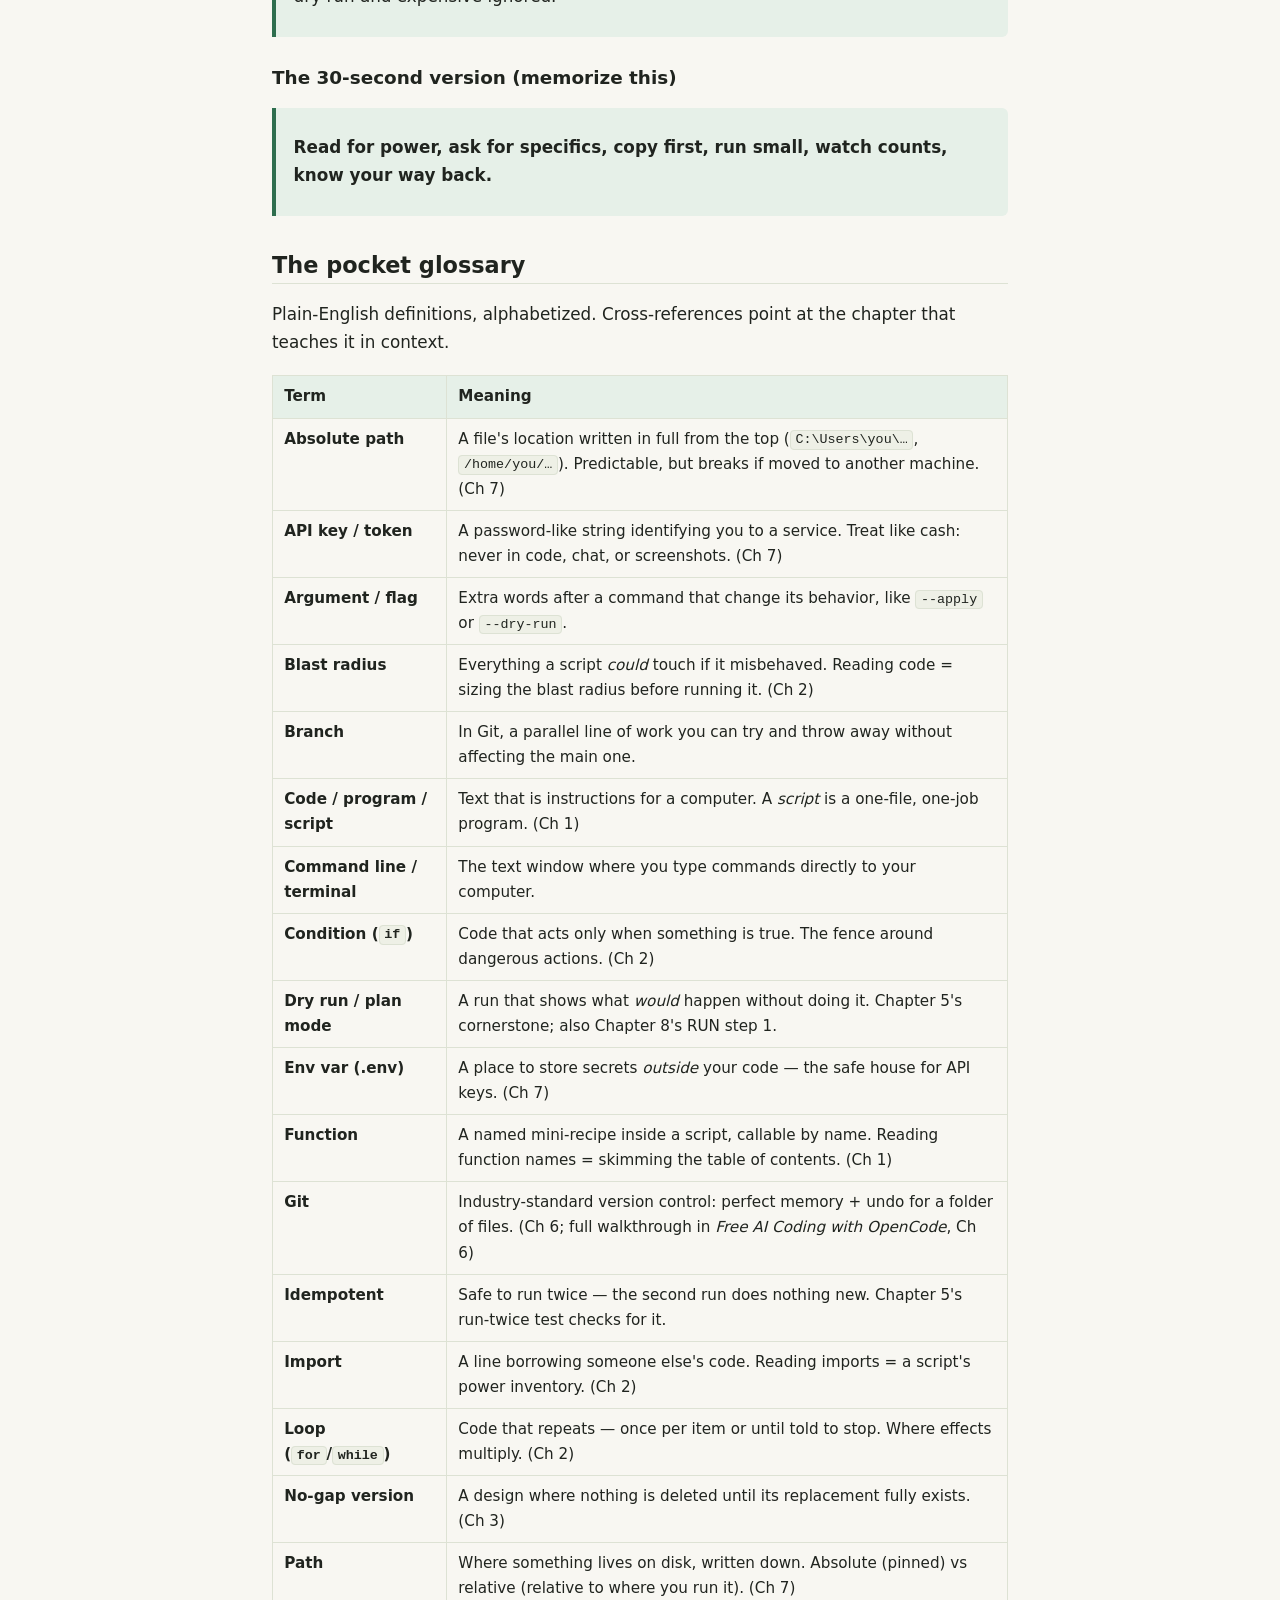
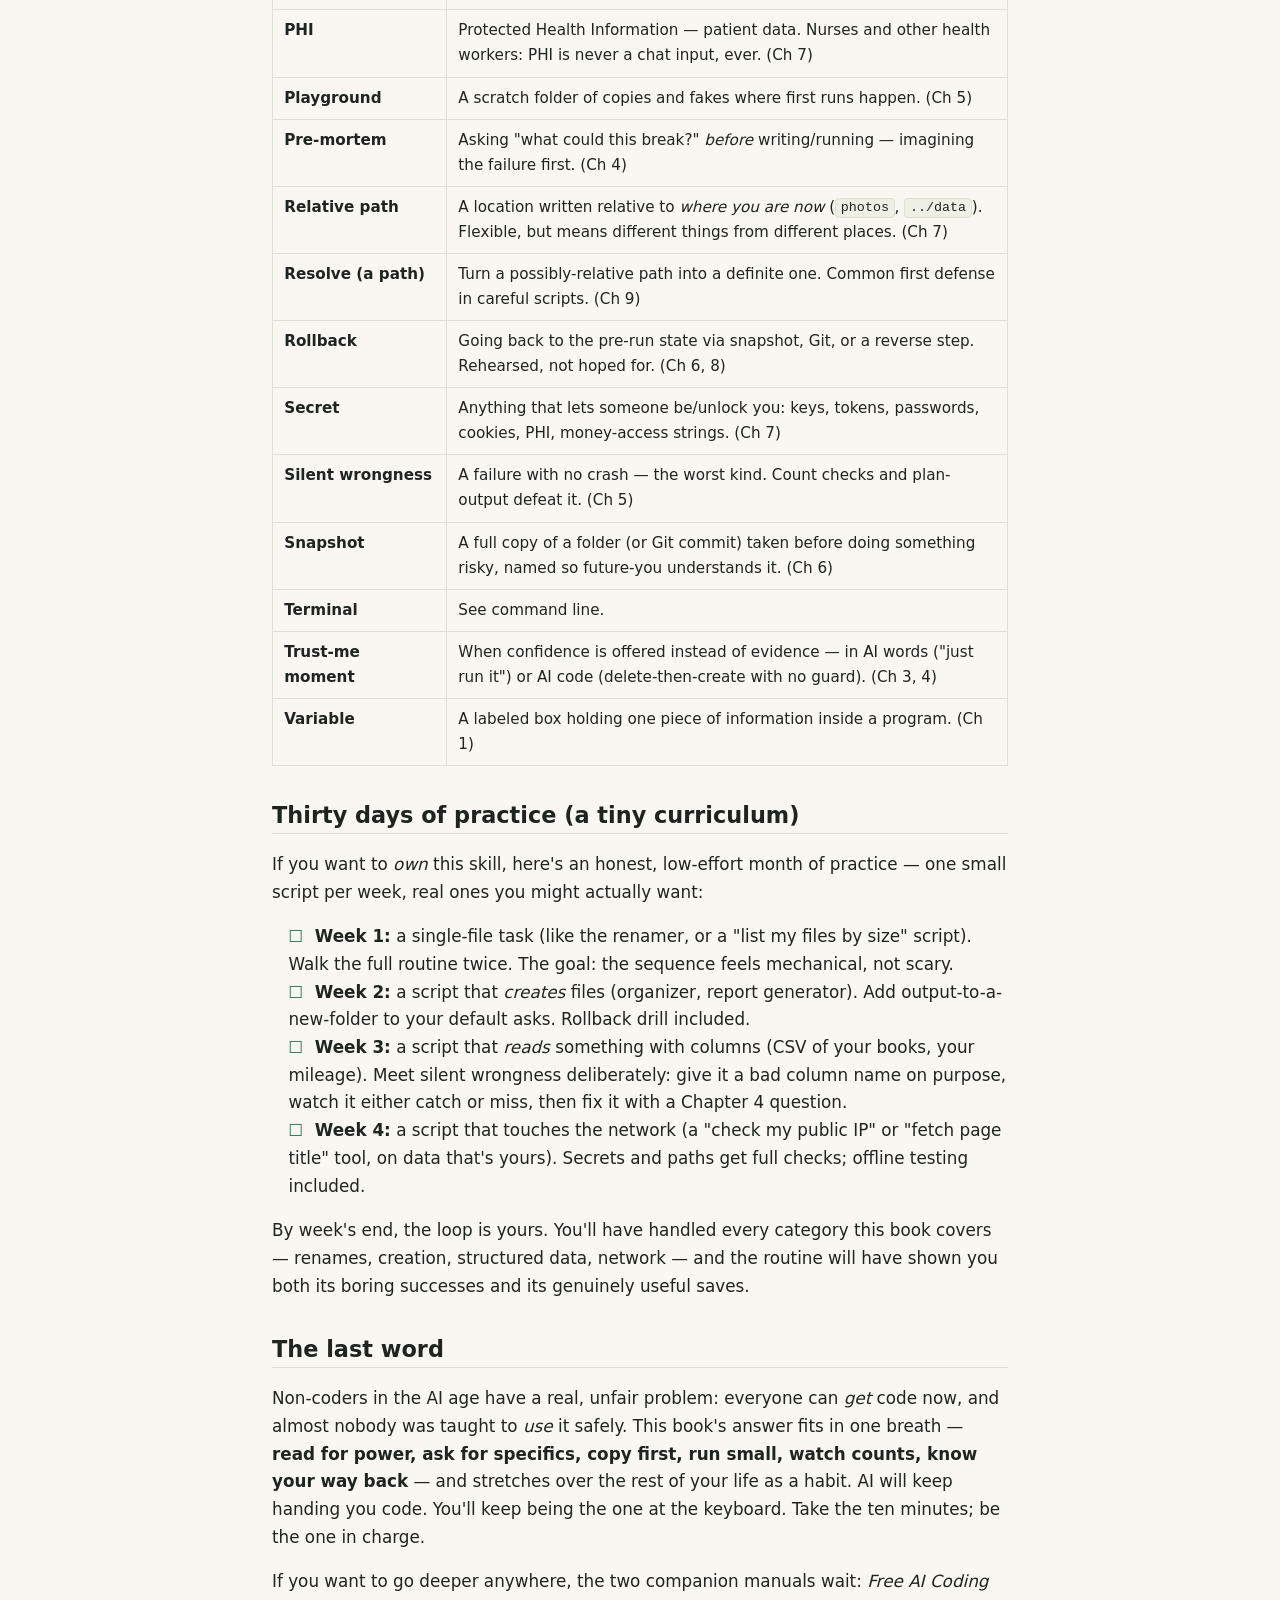
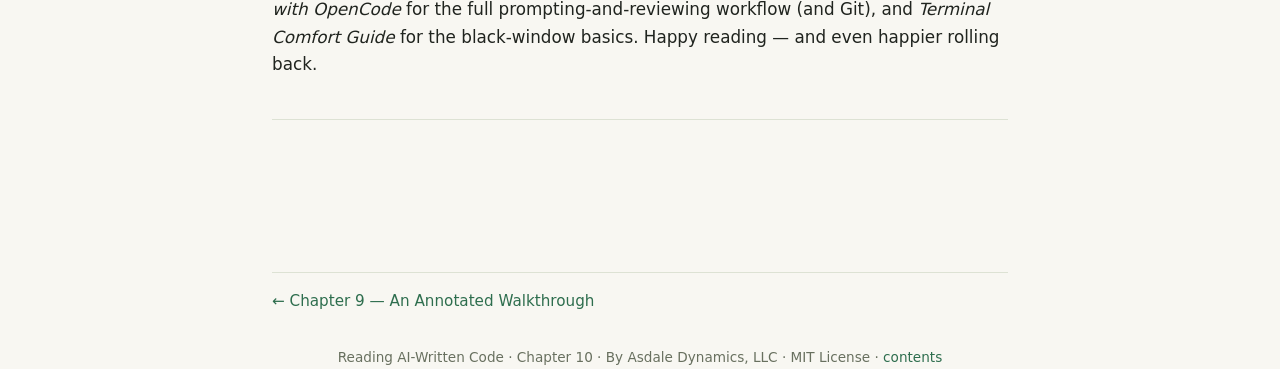
<file: site/10-safety-checklist-and-glossary.html>
<!DOCTYPE html>
<html lang="en">
<head>
<meta charset="utf-8">
<meta name="viewport" content="width=device-width, initial-scale=1">
<meta name="description" content="Reading AI-Written Code — A non-coder's guide to using AI-written code safely, by Asdale Dynamics, LLC">
<title>Chapter 10 — Safety Checklist &amp; Glossary · Reading AI-Written Code</title>
<link rel="stylesheet" href="style.css">

</head>
<body>
<div class="site-header"><div class="bookmark"><a href="index.html">Reading AI-Written Code</a></div></div>
<main>
<h1>Chapter 10 — Safety Checklist &amp; Glossary</h1>
<div class="chapter-meta">Chapter 10 · ~1,436 words · ~7 min read</div>
<p>The wrap-up: one printable page of routine, one pocket dictionary. This chapter is designed to be used <em>forever</em> — bookmark it, print it, tape it near the monitor.</p>
<h2 id="the-one-page-safety-checklist">The one-page safety checklist</h2>
<p>This is Chapters 1–8 compressed to what you actually need at the keyboard. Photocopy-friendly on purpose.</p>
<blockquote>
<h3 id="before-you-run-ai-written-code-the-whole-book-one-page">Before you run AI-written code (the whole book, one page)</h3>
<p><strong>Reading (about 5 minutes — Chapters 1–2)</strong></p>
<ul>
<li class="todo"><span class="box" aria-hidden="true">☐</span> Does the purpose match the promise? (File name, top comments, function names)</li>
<li class="todo"><span class="box" aria-hidden="true">☐</span> Imports tell you its powers: files? network? other programs? (Danger words: <code>rmtree</code>, <code>rm -rf</code>, <code>"w"</code> overwrite, <code>subprocess</code>, <code>curl</code> piped into <code>sh</code>, <code>push --force</code>)</li>
<li class="todo"><span class="box" aria-hidden="true">☐</span> Loops over <em>everything</em>? Conditions guarding destructive lines? Can I name each <code>?</code> and unresolved line? (Those go on the ask list)</li>
</ul>
<p><strong>Questioning (3 minutes — Chapters 3–4)</strong></p>
<ul>
<li class="todo"><span class="box" aria-hidden="true">☐</span> Any "trust me" phrases in the conversation? ("just run it", "I tested it", "it's safe") Decoded &amp; converted into specific checks?</li>
<li class="todo"><span class="box" aria-hidden="true">☐</span> Pre-mortem asked: <em>what could this break, and what would I notice?</em></li>
<li class="todo"><span class="box" aria-hidden="true">☐</span> Counts, undo path, network talks, and secrets covered. Simplest version?</li>
</ul>
<p><strong>COPY (2 minutes — Chapters 6–7)</strong></p>
<ul>
<li class="todo"><span class="box" aria-hidden="true">☐</span> Snapshot the folders it might touch — <em>outside</em> the tree, named <code>YYYY-MM-DD-BEFORE-something</code></li>
<li class="todo"><span class="box" aria-hidden="true">☐</span> Secret sweep: no key-shaped strings in code; nothing sensitive in its blast radius; secrets live in env/<code>.env</code>, never in code, never in chat</li>
<li class="todo"><span class="box" aria-hidden="true">☐</span> Path sweep: no bare <code>/</code>, <code>C:\</code>, or <code>~</code>; no sneaky <code>..</code>; no delete-wildcards; output goes somewhere <em>new</em>, not over</li>
</ul>
<p><strong>RUN (5 minutes, staged — Chapter 5)</strong></p>
<ul>
<li class="todo"><span class="box" aria-hidden="true">☐</span> Dry run in a playground of copies — count, first few changes, untouched things, skips, all sane</li>
<li class="todo"><span class="box" aria-hidden="true">☐</span> Mini-real rehearsal (3–5 real files) — output <em>looks</em> right, name by name</li>
<li class="todo"><span class="box" aria-hidden="true">☐</span> Run twice: second run = "nothing to do" or demonstrably safe</li>
<li class="todo"><span class="box" aria-hidden="true">☐</span> Real run: expect it quiet. Counts match plan. Nothing touched that shouldn't have been.</li>
</ul>
<p><strong>ROLLBACK (2 minutes, drilled — Chapter 8)</strong></p>
<ul>
<li class="todo"><span class="box" aria-hidden="true">☐</span> Undo path nameable from memory right now</li>
<li class="todo"><span class="box" aria-hidden="true">☐</span> Drill once a month (and after any script update): roll back a rehearsal run, verify identical, re-run</li>
</ul>
<p><strong>When surprised:</strong> stop → describe the surprise in plain words to the AI → re-rehearse → re-run. Never "keep going regardless"; surprises are cheap caught at a dry run and expensive ignored.</p>
</blockquote>
<h3 id="the-30-second-version-memorize-this">The 30-second version (memorize this)</h3>
<blockquote>
<p><strong>Read for power, ask for specifics, copy first, run small, watch counts, know your way back.</strong></p>
</blockquote>
<h2 id="the-pocket-glossary">The pocket glossary</h2>
<p>Plain-English definitions, alphabetized. Cross-references point at the chapter that teaches it in context.</p>
<table>
<thead>
<tr>
<th>Term</th>
<th>Meaning</th>
</tr>
</thead>
<tbody>
<tr>
<td><strong>Absolute path</strong></td>
<td>A file's location written in full from the top (<code>C:\Users\you\…</code>, <code>/home/you/…</code>). Predictable, but breaks if moved to another machine. (Ch 7)</td>
</tr>
<tr>
<td><strong>API key / token</strong></td>
<td>A password-like string identifying you to a service. Treat like cash: never in code, chat, or screenshots. (Ch 7)</td>
</tr>
<tr>
<td><strong>Argument / flag</strong></td>
<td>Extra words after a command that change its behavior, like <code>--apply</code> or <code>--dry-run</code>.</td>
</tr>
<tr>
<td><strong>Blast radius</strong></td>
<td>Everything a script <em>could</em> touch if it misbehaved. Reading code = sizing the blast radius before running it. (Ch 2)</td>
</tr>
<tr>
<td><strong>Branch</strong></td>
<td>In Git, a parallel line of work you can try and throw away without affecting the main one.</td>
</tr>
<tr>
<td><strong>Code / program / script</strong></td>
<td>Text that is instructions for a computer. A <em>script</em> is a one-file, one-job program. (Ch 1)</td>
</tr>
<tr>
<td><strong>Command line / terminal</strong></td>
<td>The text window where you type commands directly to your computer.</td>
</tr>
<tr>
<td><strong>Condition (<code>if</code>)</strong></td>
<td>Code that acts only when something is true. The fence around dangerous actions. (Ch 2)</td>
</tr>
<tr>
<td><strong>Dry run / plan mode</strong></td>
<td>A run that shows what <em>would</em> happen without doing it. Chapter 5's cornerstone; also Chapter 8's RUN step 1.</td>
</tr>
<tr>
<td><strong>Env var (.env)</strong></td>
<td>A place to store secrets <em>outside</em> your code — the safe house for API keys. (Ch 7)</td>
</tr>
<tr>
<td><strong>Function</strong></td>
<td>A named mini-recipe inside a script, callable by name. Reading function names = skimming the table of contents. (Ch 1)</td>
</tr>
<tr>
<td><strong>Git</strong></td>
<td>Industry-standard version control: perfect memory + undo for a folder of files. (Ch 6; full walkthrough in <em>Free AI Coding with OpenCode</em>, Ch 6)</td>
</tr>
<tr>
<td><strong>Idempotent</strong></td>
<td>Safe to run twice — the second run does nothing new. Chapter 5's run-twice test checks for it.</td>
</tr>
<tr>
<td><strong>Import</strong></td>
<td>A line borrowing someone else's code. Reading imports = a script's power inventory. (Ch 2)</td>
</tr>
<tr>
<td><strong>Loop (<code>for</code>/<code>while</code>)</strong></td>
<td>Code that repeats — once per item or until told to stop. Where effects multiply. (Ch 2)</td>
</tr>
<tr>
<td><strong>No-gap version</strong></td>
<td>A design where nothing is deleted until its replacement fully exists. (Ch 3)</td>
</tr>
<tr>
<td><strong>Path</strong></td>
<td>Where something lives on disk, written down. Absolute (pinned) vs relative (relative to where you run it). (Ch 7)</td>
</tr>
<tr>
<td><strong>PHI</strong></td>
<td>Protected Health Information — patient data. Nurses and other health workers: PHI is never a chat input, ever. (Ch 7)</td>
</tr>
<tr>
<td><strong>Playground</strong></td>
<td>A scratch folder of copies and fakes where first runs happen. (Ch 5)</td>
</tr>
<tr>
<td><strong>Pre-mortem</strong></td>
<td>Asking "what could this break?" <em>before</em> writing/running — imagining the failure first. (Ch 4)</td>
</tr>
<tr>
<td><strong>Relative path</strong></td>
<td>A location written relative to <em>where you are now</em> (<code>photos</code>, <code>../data</code>). Flexible, but means different things from different places. (Ch 7)</td>
</tr>
<tr>
<td><strong>Resolve (a path)</strong></td>
<td>Turn a possibly-relative path into a definite one. Common first defense in careful scripts. (Ch 9)</td>
</tr>
<tr>
<td><strong>Rollback</strong></td>
<td>Going back to the pre-run state via snapshot, Git, or a reverse step. Rehearsed, not hoped for. (Ch 6, 8)</td>
</tr>
<tr>
<td><strong>Secret</strong></td>
<td>Anything that lets someone be/unlock you: keys, tokens, passwords, cookies, PHI, money-access strings. (Ch 7)</td>
</tr>
<tr>
<td><strong>Silent wrongness</strong></td>
<td>A failure with no crash — the worst kind. Count checks and plan-output defeat it. (Ch 5)</td>
</tr>
<tr>
<td><strong>Snapshot</strong></td>
<td>A full copy of a folder (or Git commit) taken before doing something risky, named so future-you understands it. (Ch 6)</td>
</tr>
<tr>
<td><strong>Terminal</strong></td>
<td>See command line.</td>
</tr>
<tr>
<td><strong>Trust-me moment</strong></td>
<td>When confidence is offered instead of evidence — in AI words ("just run it") or AI code (delete-then-create with no guard). (Ch 3, 4)</td>
</tr>
<tr>
<td><strong>Variable</strong></td>
<td>A labeled box holding one piece of information inside a program. (Ch 1)</td>
</tr>
</tbody>
</table>
<h2 id="thirty-days-of-practice-a-tiny-curriculum">Thirty days of practice (a tiny curriculum)</h2>
<p>If you want to <em>own</em> this skill, here's an honest, low-effort month of practice — one small script per week, real ones you might actually want:</p>
<ul>
<li class="todo"><span class="box" aria-hidden="true">☐</span> <strong>Week 1:</strong> a single-file task (like the renamer, or a "list my files by size" script). Walk the full routine twice. The goal: the sequence feels mechanical, not scary.</li>
<li class="todo"><span class="box" aria-hidden="true">☐</span> <strong>Week 2:</strong> a script that <em>creates</em> files (organizer, report generator). Add output-to-a-new-folder to your default asks. Rollback drill included.</li>
<li class="todo"><span class="box" aria-hidden="true">☐</span> <strong>Week 3:</strong> a script that <em>reads</em> something with columns (CSV of your books, your mileage). Meet silent wrongness deliberately: give it a bad column name on purpose, watch it either catch or miss, then fix it with a Chapter 4 question.</li>
<li class="todo"><span class="box" aria-hidden="true">☐</span> <strong>Week 4:</strong> a script that touches the network (a "check my public IP" or "fetch page title" tool, on data that's yours). Secrets and paths get full checks; offline testing included.</li>
</ul>
<p>By week's end, the loop is yours. You'll have handled every category this book covers — renames, creation, structured data, network — and the routine will have shown you both its boring successes and its genuinely useful saves.</p>
<h2 id="the-last-word">The last word</h2>
<p>Non-coders in the AI age have a real, unfair problem: everyone can <em>get</em> code now, and almost nobody was taught to <em>use</em> it safely. This book's answer fits in one breath — <strong>read for power, ask for specifics, copy first, run small, watch counts, know your way back</strong> — and stretches over the rest of your life as a habit. AI will keep handing you code. You'll keep being the one at the keyboard. Take the ten minutes; be the one in charge.</p>
<p>If you want to go deeper anywhere, the two companion manuals wait: <em>Free AI Coding with OpenCode</em> for the full prompting-and-reviewing workflow (and Git), and <em>Terminal Comfort Guide</em> for the black-window basics. Happy reading — and even happier rolling back.</p>
<hr />
</main>
<div class="nav">
<a href="09-annotated-walkthrough.html">← Chapter 9 — An Annotated Walkthrough</a>
<span></span>
</div>
<div class="footer">Reading AI-Written Code · Chapter 10 · By Asdale Dynamics, LLC · MIT License · <a href="index.html">contents</a></div>
</body>
</html>
</file>
<file: site/style.css>
:root {
  --bg: #f8f7f2;
  --fg: #20241f;
  --muted: #68705f;
  --accent: #2e6e4e;
  --accent-soft: #e6f0e8;
  --border: #dde2d4;
  --code-bg: #eef0e6;
  --pre-bg: #24291f;
  --pre-fg: #eff0e6;
}
@media (prefers-color-scheme: dark) {
  :root {
    --bg: #1b1e19;
    --fg: #e8ebe2;
    --muted: #9aa38f;
    --accent: #93d3af;
    --accent-soft: #24322a;
    --border: #343a30;
    --code-bg: #2a3027;
    --pre-bg: #12150f;
    --pre-fg: #e4e8d9;
  }
}
* { box-sizing: border-box; }
html { scroll-behavior: smooth; }
body {
  margin: 0;
  padding: 0 1rem;
  background: var(--bg);
  color: var(--fg);
  font-family: system-ui, -apple-system, "Segoe UI", Roboto, sans-serif;
  font-size: 1.05rem;
  line-height: 1.65;
}
main {
  max-width: 46rem;
  margin: 0 auto;
  padding: 2rem 0 4rem;
}
h1, h2, h3, h4 { line-height: 1.25; color: var(--fg); }
h1 { font-size: 2rem; margin: 0 0 1rem; }
h2 { font-size: 1.4rem; margin: 2.2rem 0 0.7rem; padding-bottom: 0.25rem; border-bottom: 1px solid var(--border); }
h3 { font-size: 1.15rem; margin: 1.8rem 0 0.5rem; }
p, li { max-width: 46rem; }
a { color: var(--accent); text-decoration: none; }
a:hover { text-decoration: underline; }
code {
  font-family: ui-monospace, "Cascadia Code", Menlo, Consolas, monospace;
  background: var(--code-bg);
  border: 1px solid var(--border);
  border-radius: 4px;
  padding: 0.1em 0.35em;
  font-size: 0.88em;
}
pre {
  background: var(--pre-bg);
  color: var(--pre-fg);
  border-radius: 8px;
  padding: 0.9rem 1.1rem;
  overflow-x: auto;
  line-height: 1.5;
}
pre code {
  background: none;
  border: none;
  padding: 0;
  color: inherit;
  font-size: 0.88em;
}
table {
  border-collapse: collapse;
  width: 100%;
  margin: 1.2rem 0;
  font-size: 0.95rem;
}
th, td {
  border: 1px solid var(--border);
  padding: 0.5rem 0.7rem;
  text-align: left;
  vertical-align: top;
}
th { background: var(--accent-soft); }
blockquote {
  margin: 1.2rem 0;
  padding: 0.6rem 1.1rem;
  border-left: 4px solid var(--accent);
  background: var(--accent-soft);
  border-radius: 0 6px 6px 0;
  color: var(--fg);
}
blockquote p { color: var(--fg); }
blockquote blockquote { border-left-color: var(--muted); background: transparent; }
hr { border: none; border-top: 1px solid var(--border); margin: 2.5rem 0; }
li.todo, li.done { list-style: none; margin-left: -1.4em; }
li.todo .box, li.done .box { color: var(--accent); font-weight: 700; margin-right: 0.35em; }
li.done .box { color: #4c8a4c; }
li.done { color: var(--muted); }
li.done s { text-decoration-color: var(--muted); }
.site-header { max-width: 46rem; margin: 0 auto; padding-top: 1.5rem; }
.bookmark { font-size: 0.8rem; color: var(--muted); text-transform: uppercase; letter-spacing: 0.08em; }
.bookmark a { color: inherit; }
.chapter-meta { color: var(--muted); font-size: 0.9rem; margin-top: -0.4rem; }
.nav {
  display: flex;
  justify-content: space-between;
  gap: 1rem;
  border-top: 1px solid var(--border);
  margin-top: 3rem;
  padding-top: 1rem;
  max-width: 46rem;
  margin-left: auto;
  margin-right: auto;
}
.nav a { font-size: 0.95rem; }
.footer {
  text-align: center;
  color: var(--muted);
  font-size: 0.85rem;
  margin-top: 2rem;
}
.btn-nav { display: flex; justify-content: center; gap: 0.4rem; margin: 1rem auto; flex-wrap: wrap; }
.btn-nav a {
  font-size: 0.85rem;
  border: 1px solid var(--border);
  border-radius: 999px;
  padding: 0.15rem 0.8rem;
  background: var(--accent-soft);
}
.btn-nav a:hover { text-decoration: none; border-color: var(--accent); }
.chapters { list-style: none; padding: 0; }
.chapters li { margin: 1.1rem 0; }
.chapters .ch-title { font-size: 1.15rem; font-weight: 600; }
.chapters .ch-blurb { color: var(--muted); font-size: 0.95rem; margin: 0.15rem 0 0; }
.toc-list { background: var(--accent-soft); border: 1px solid var(--border); border-radius: 8px; padding: 1rem 1.5rem; }
@media print {
  .nav, .btn-nav { display: none; }
  body { background: #fff; }
}
</file>
